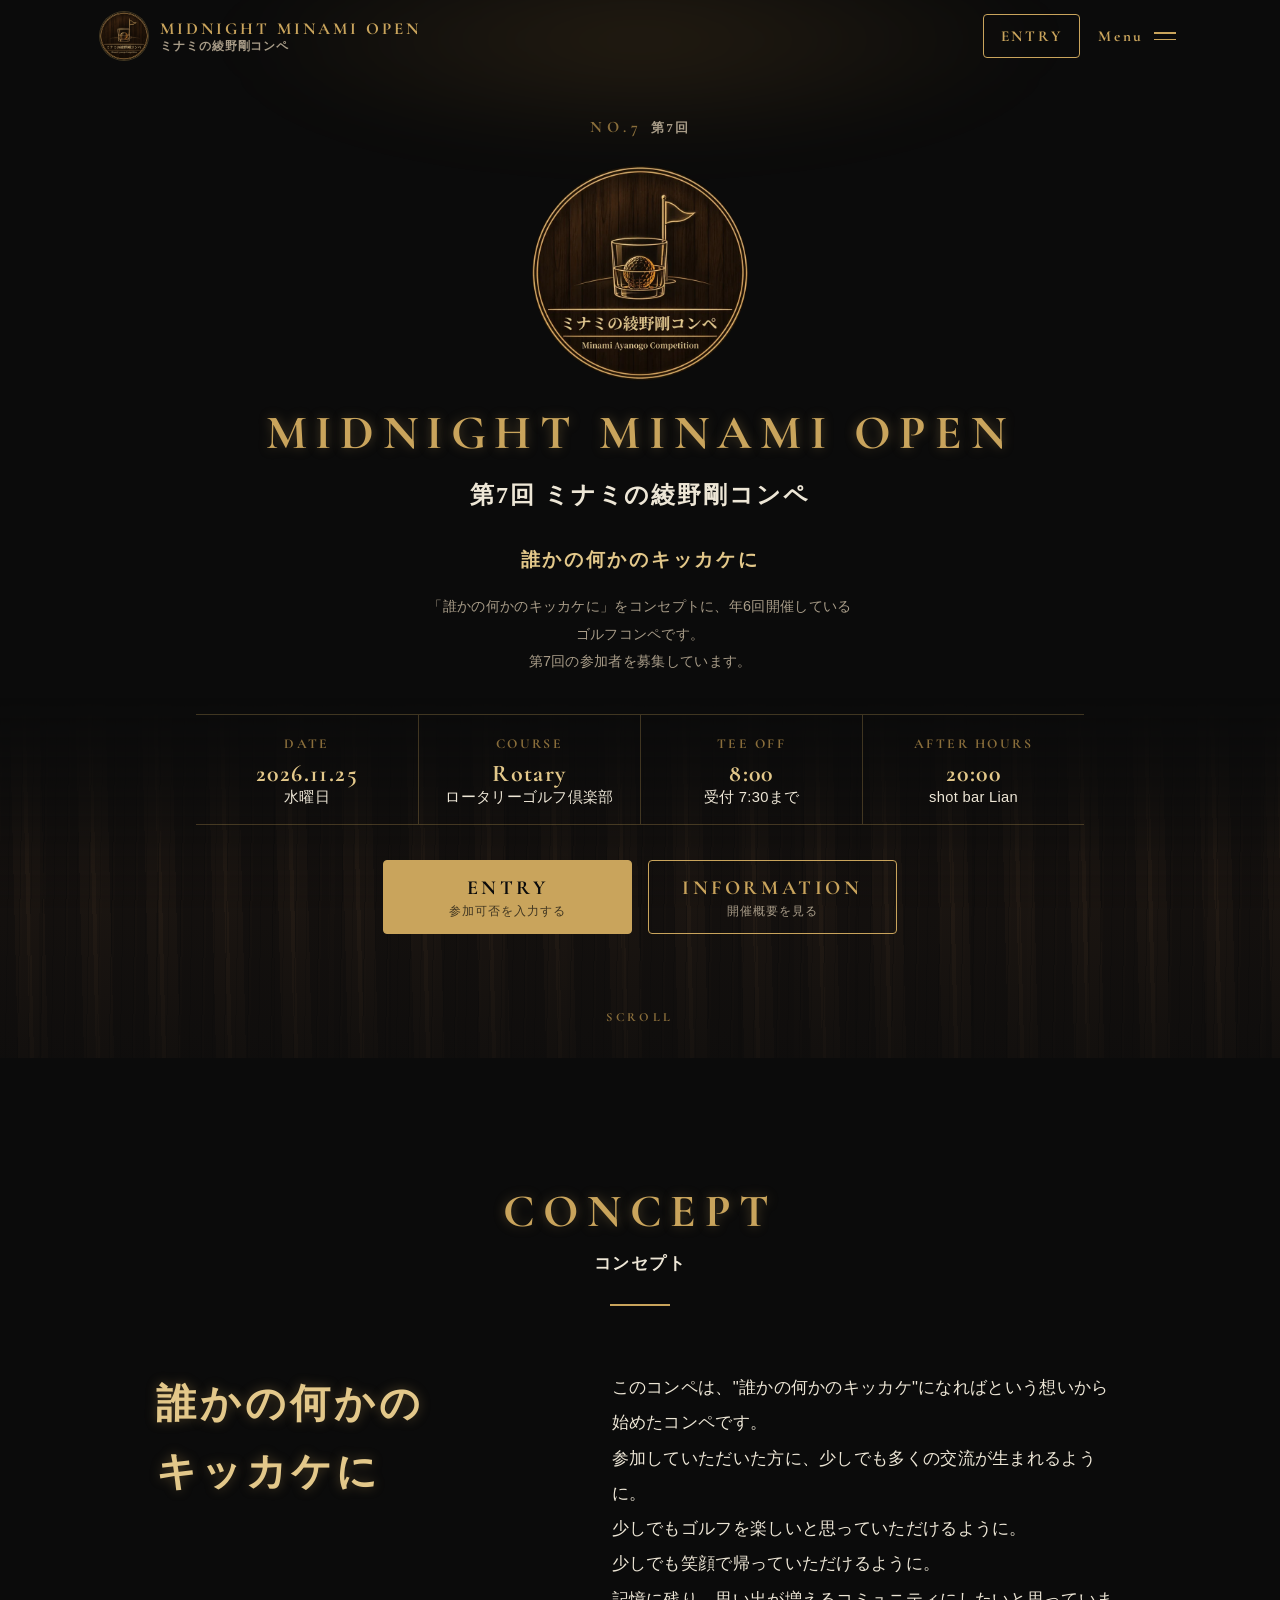
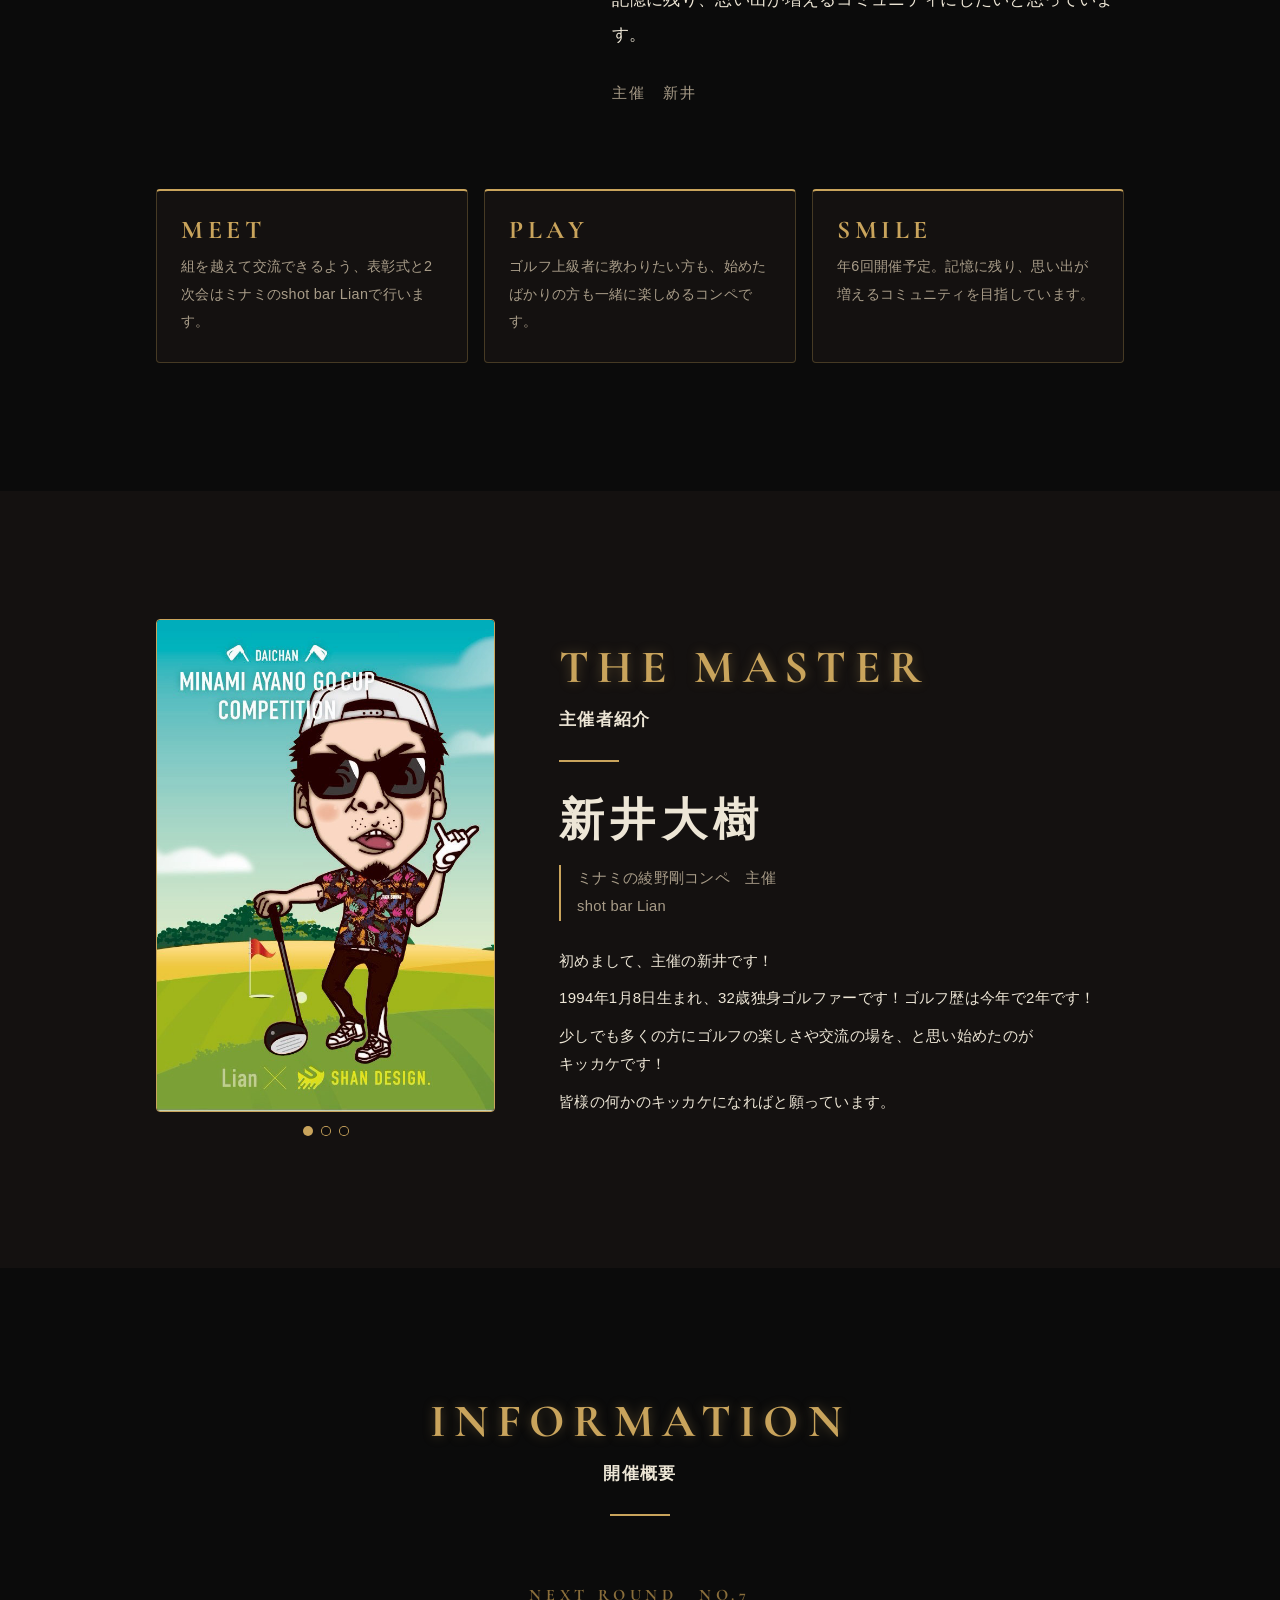
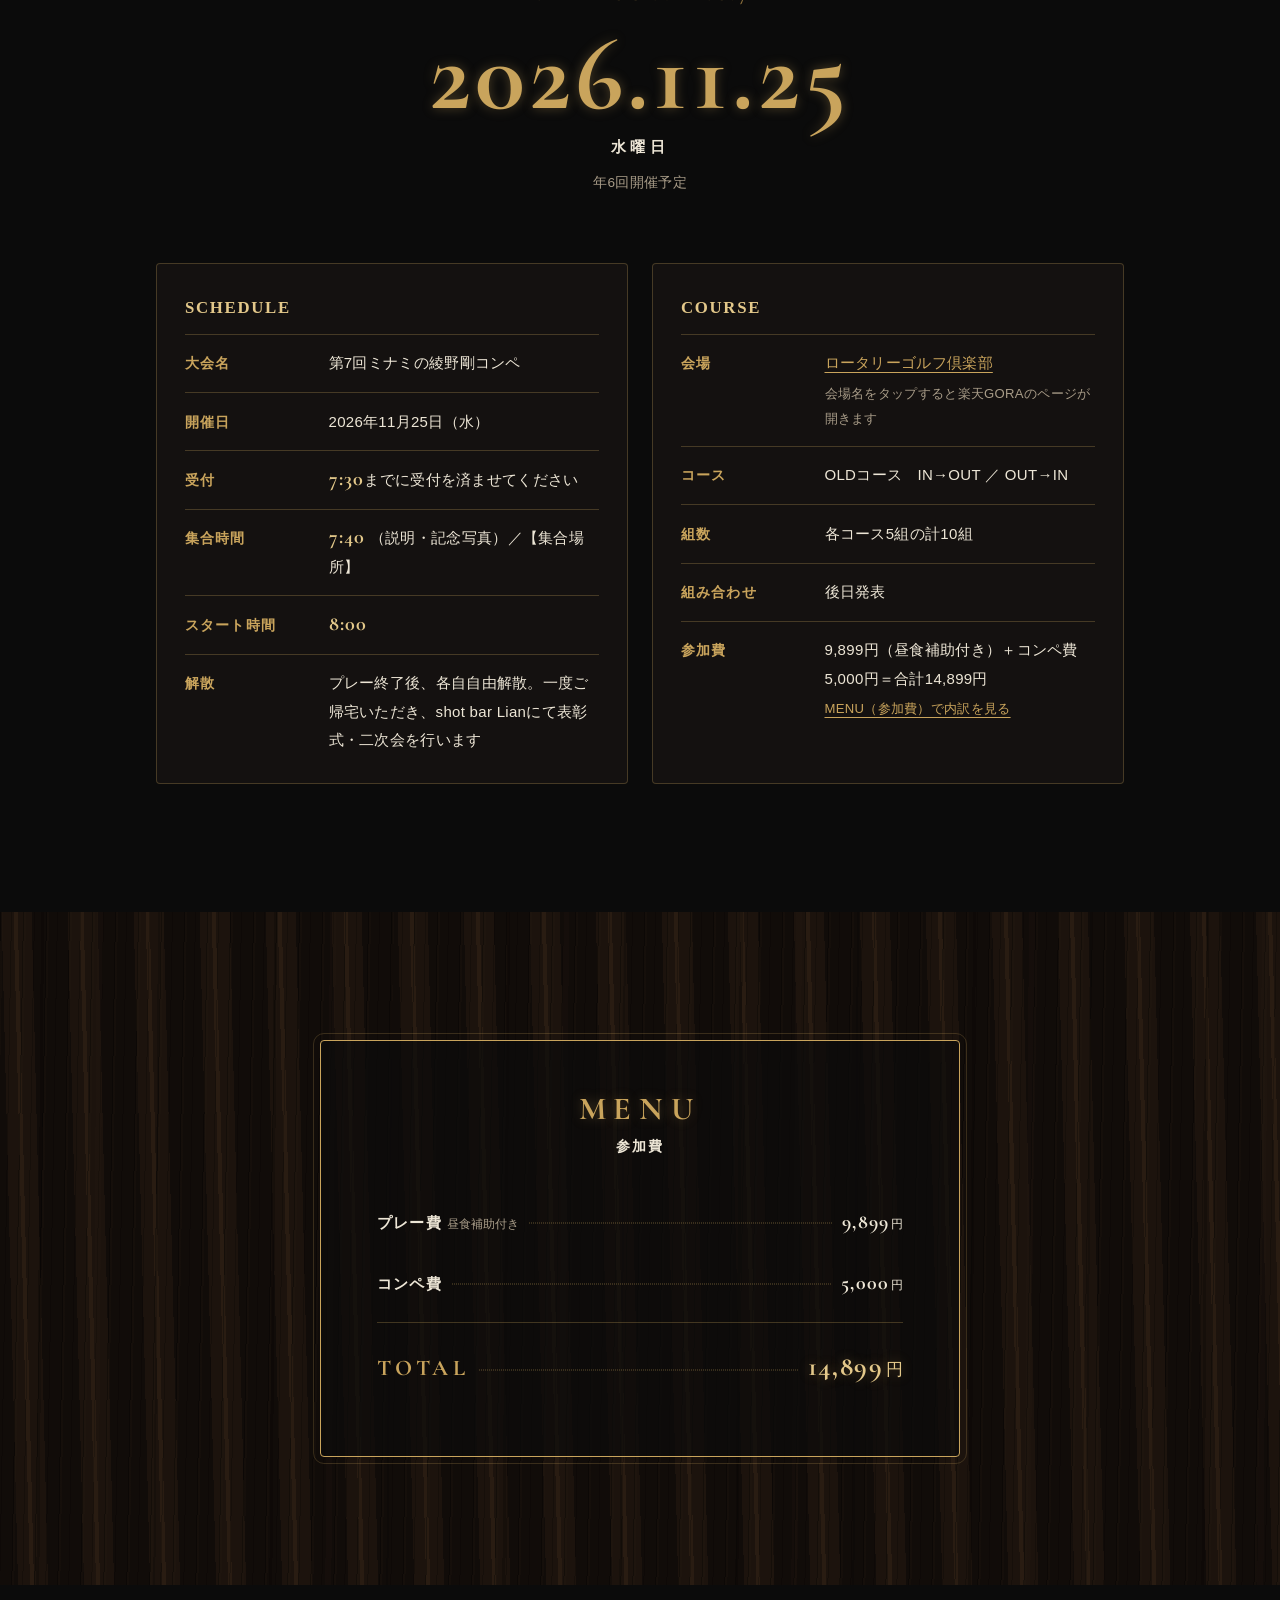
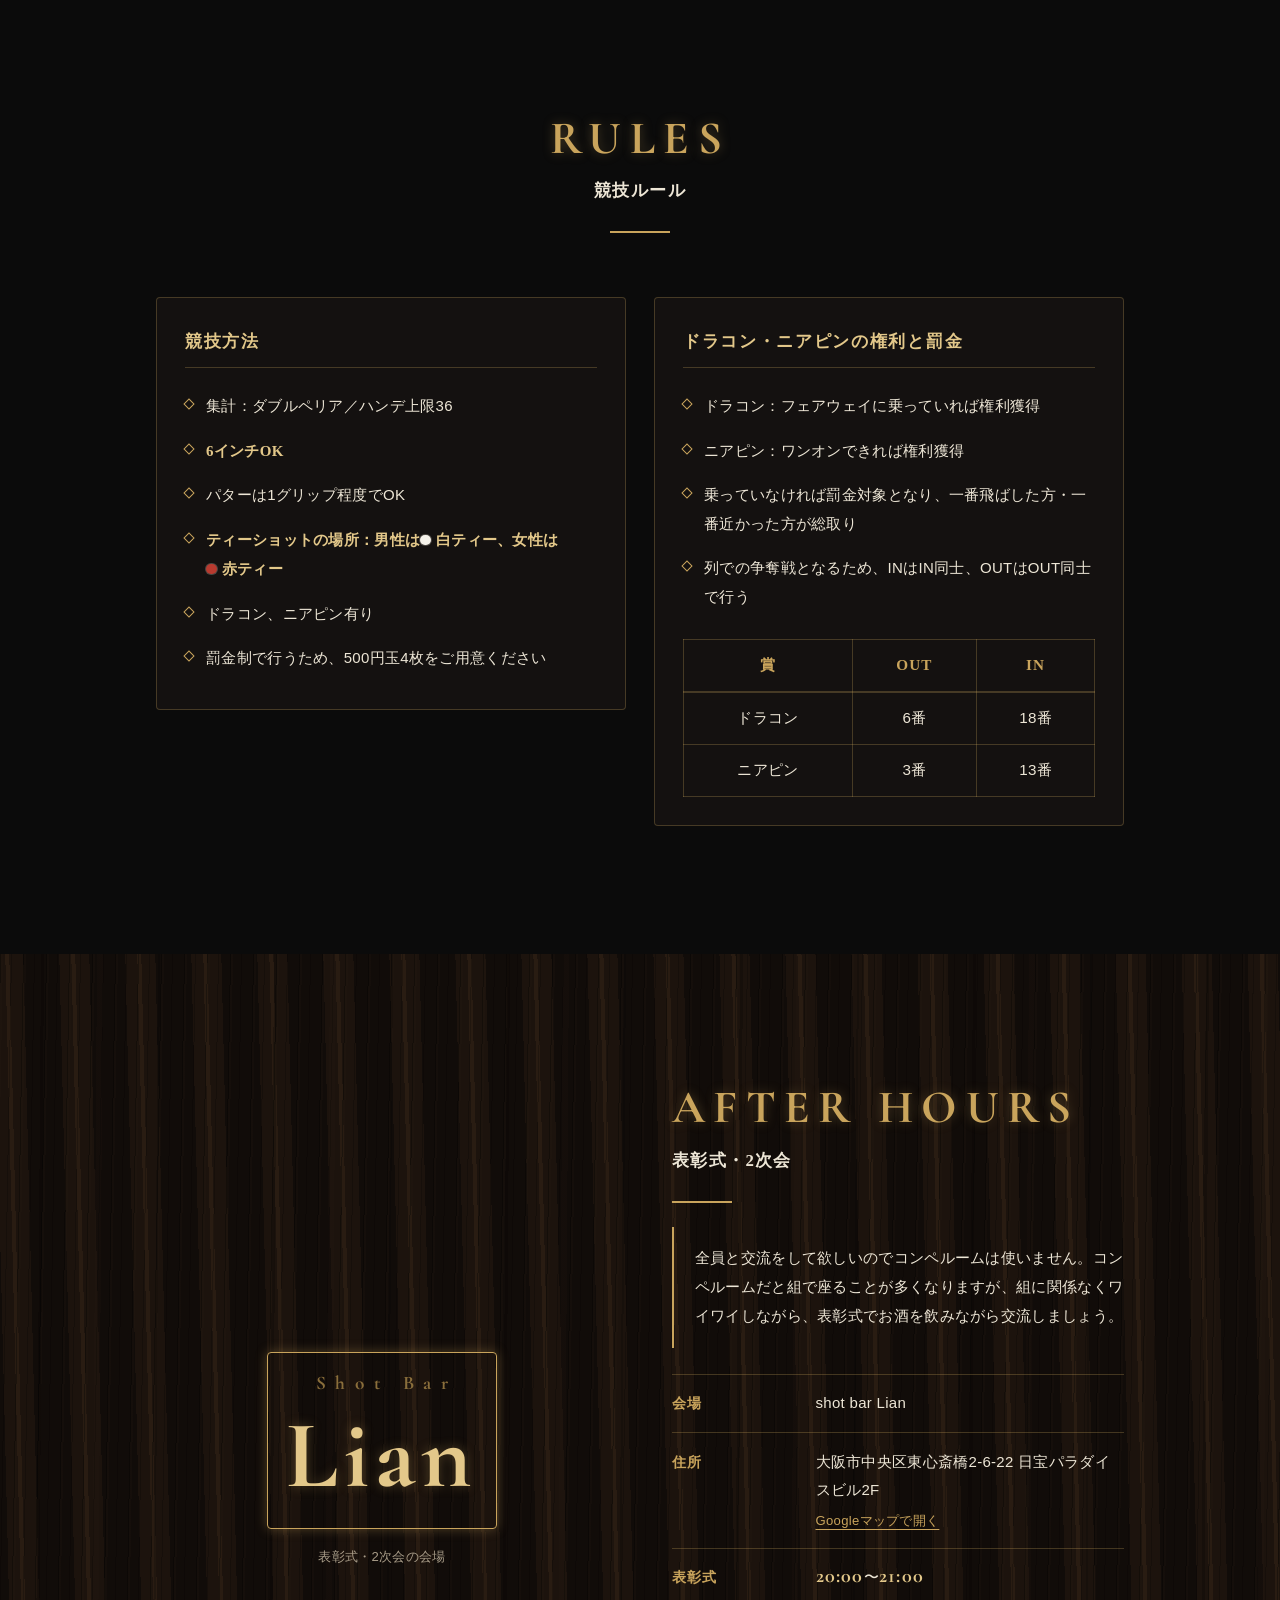
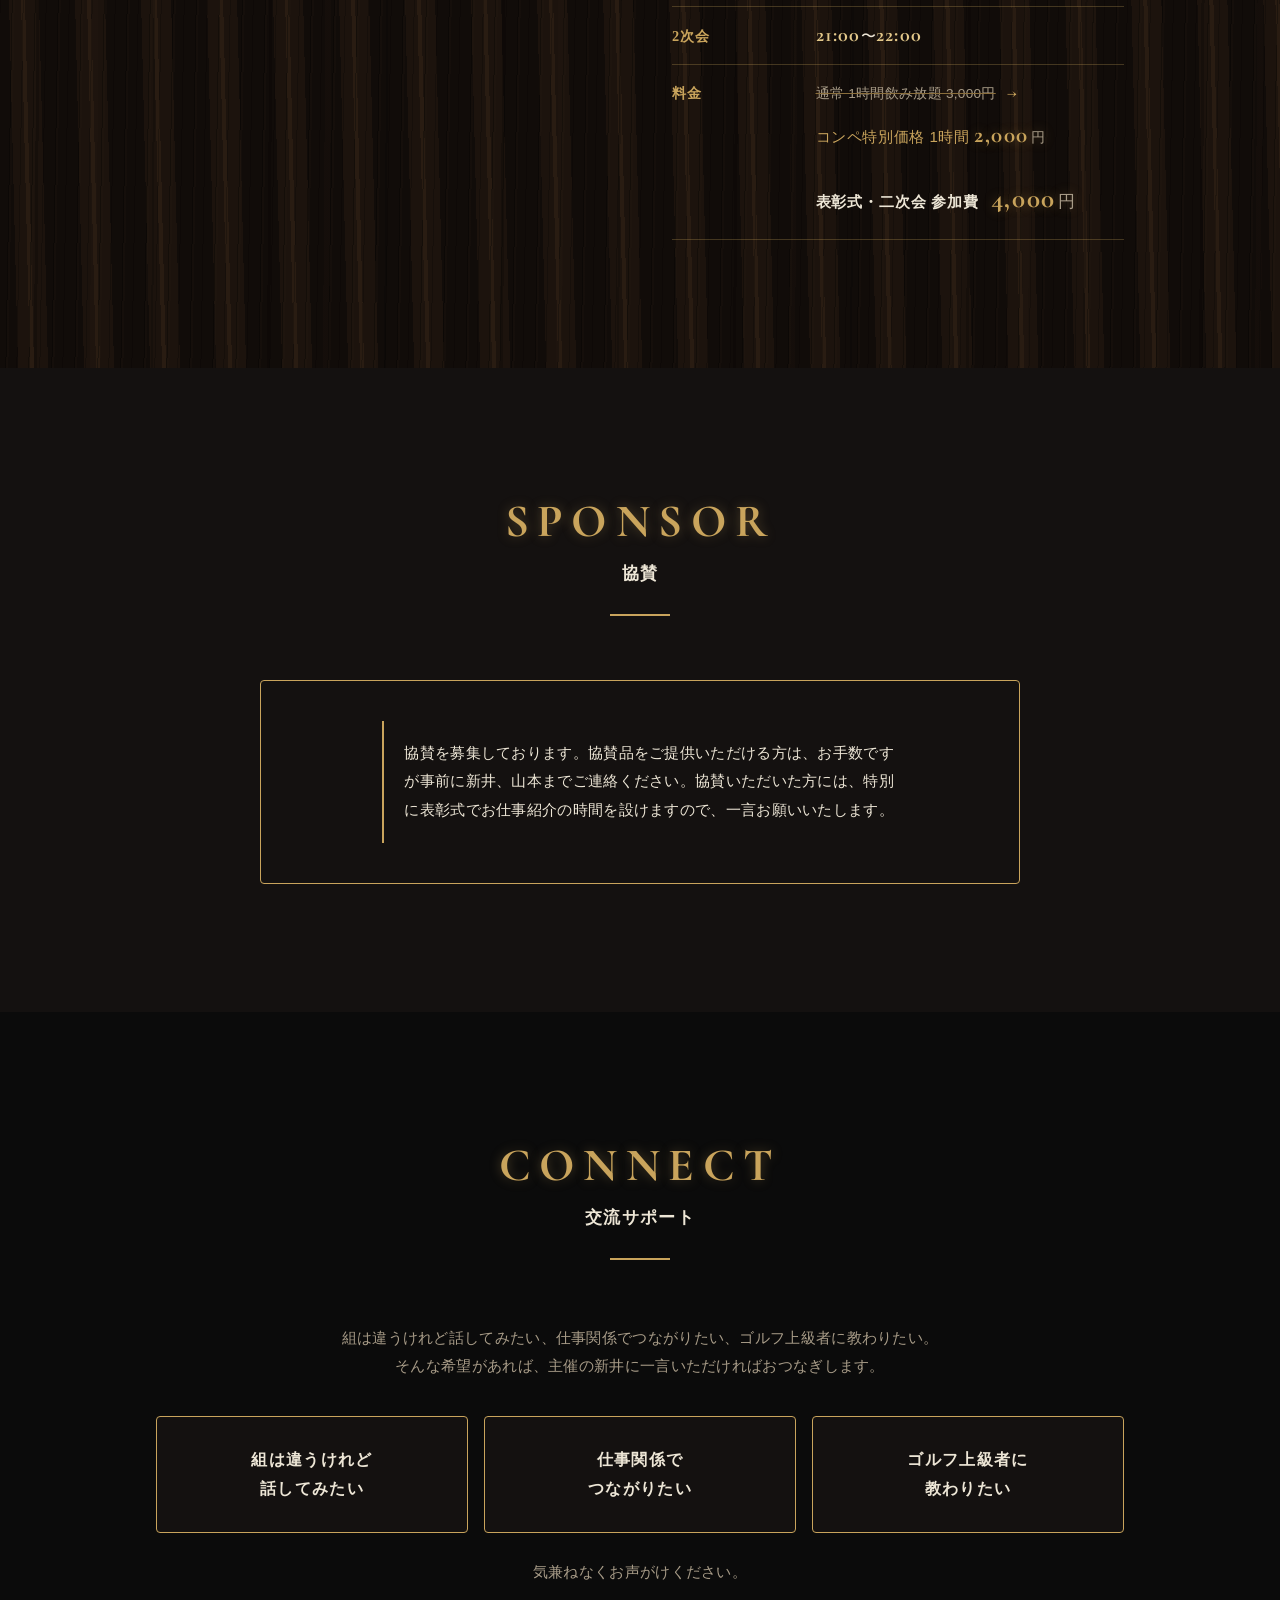
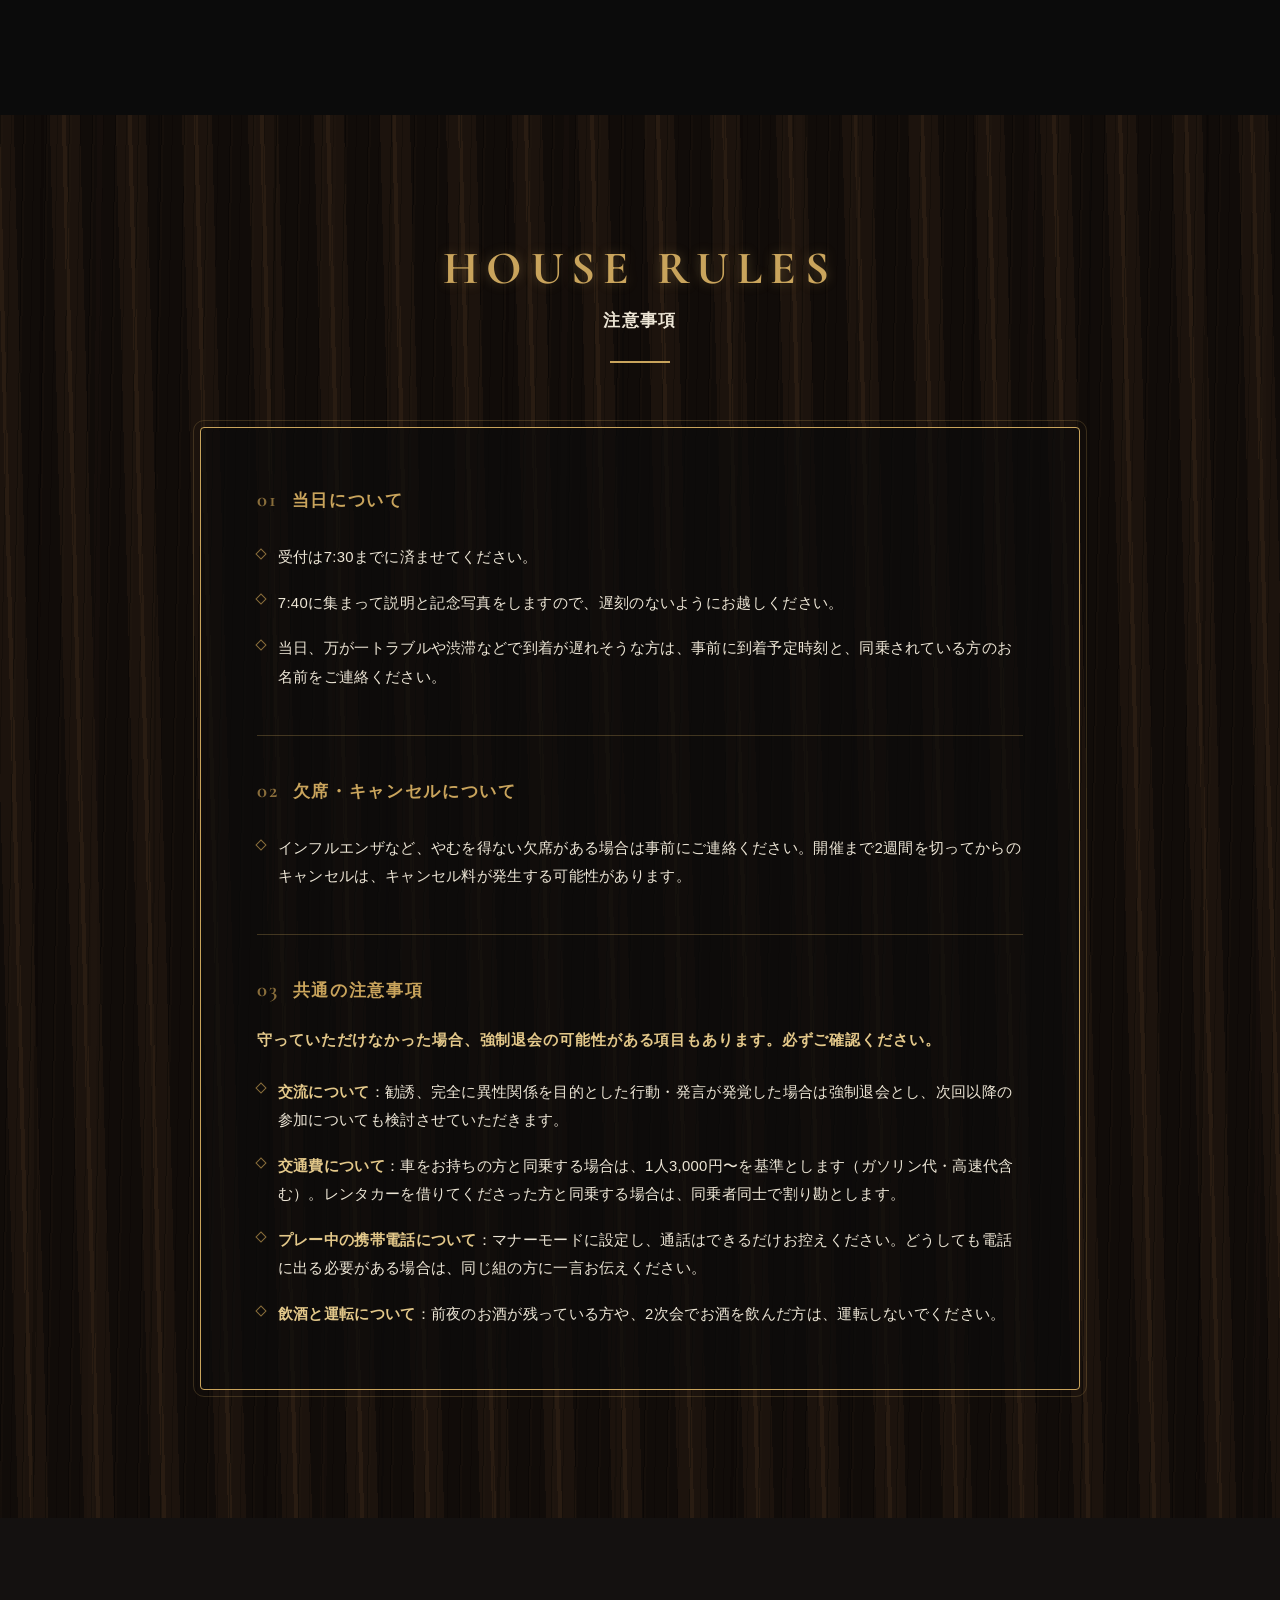
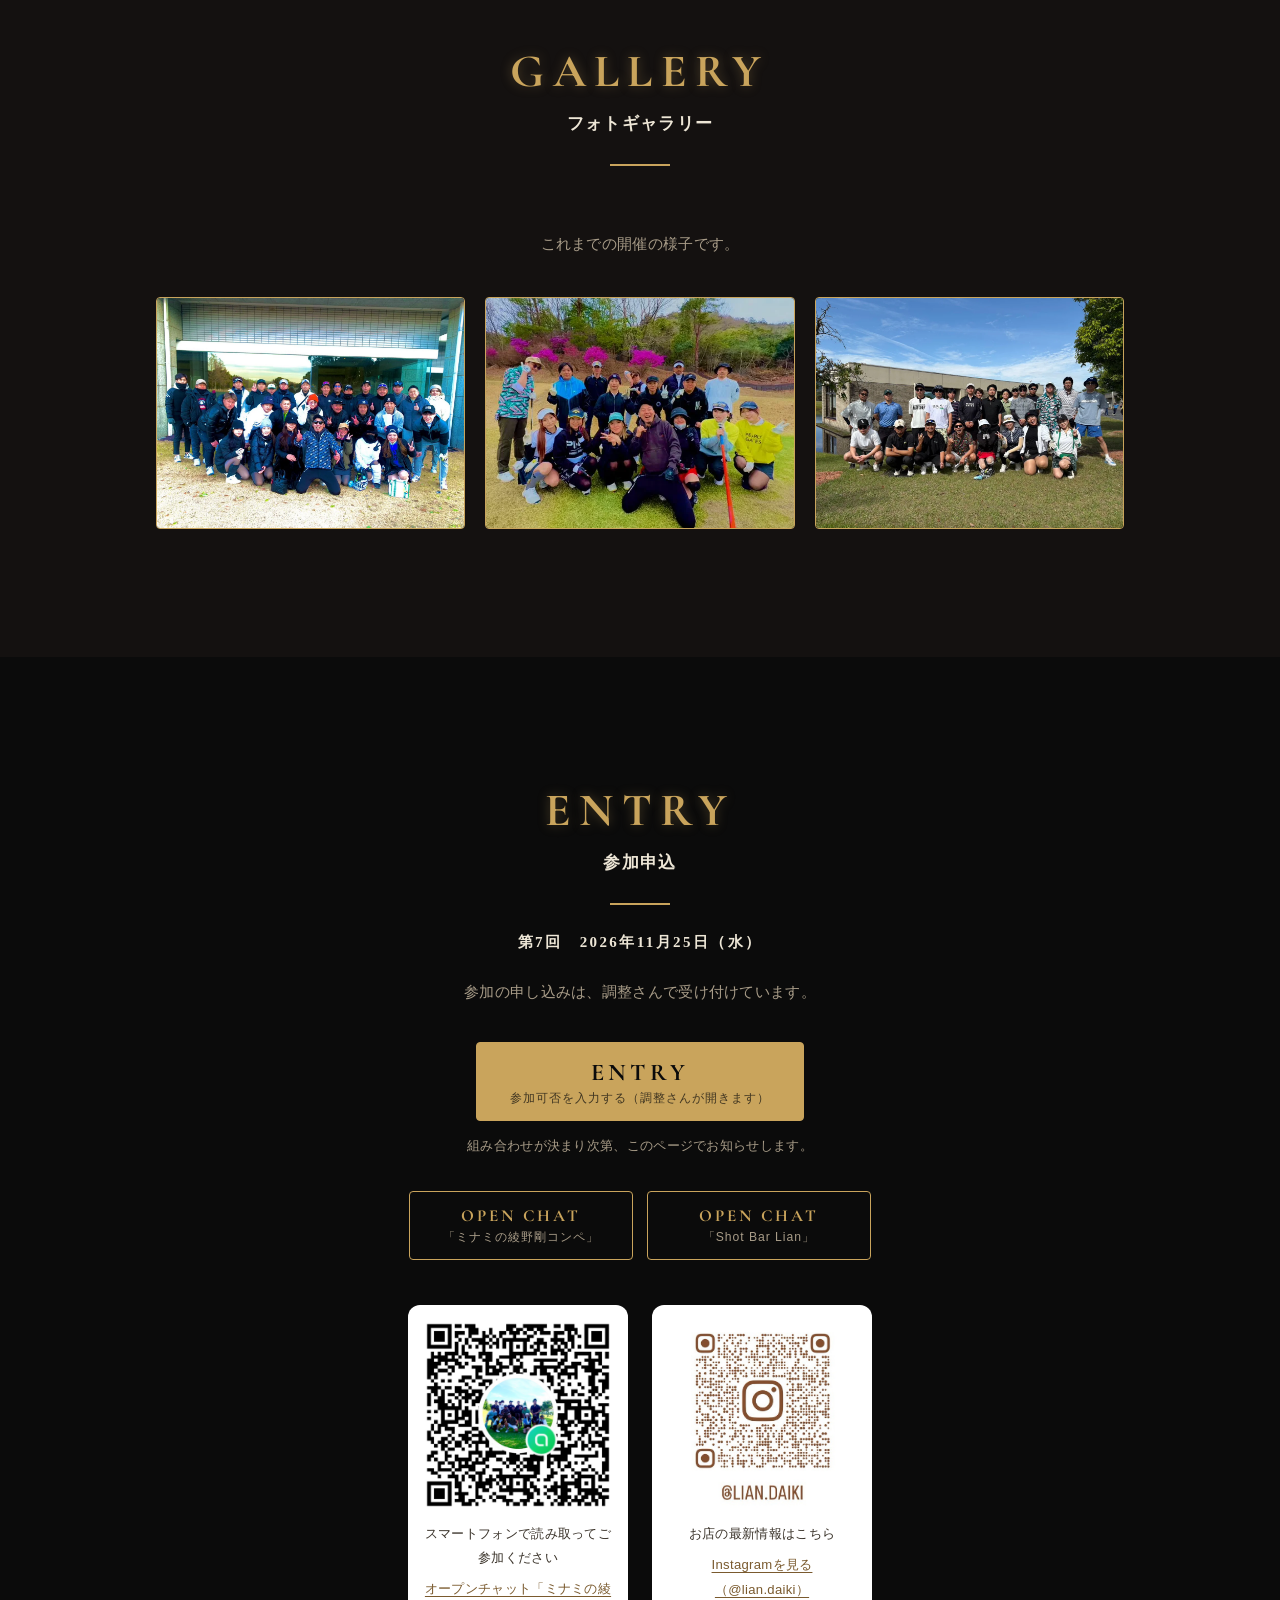
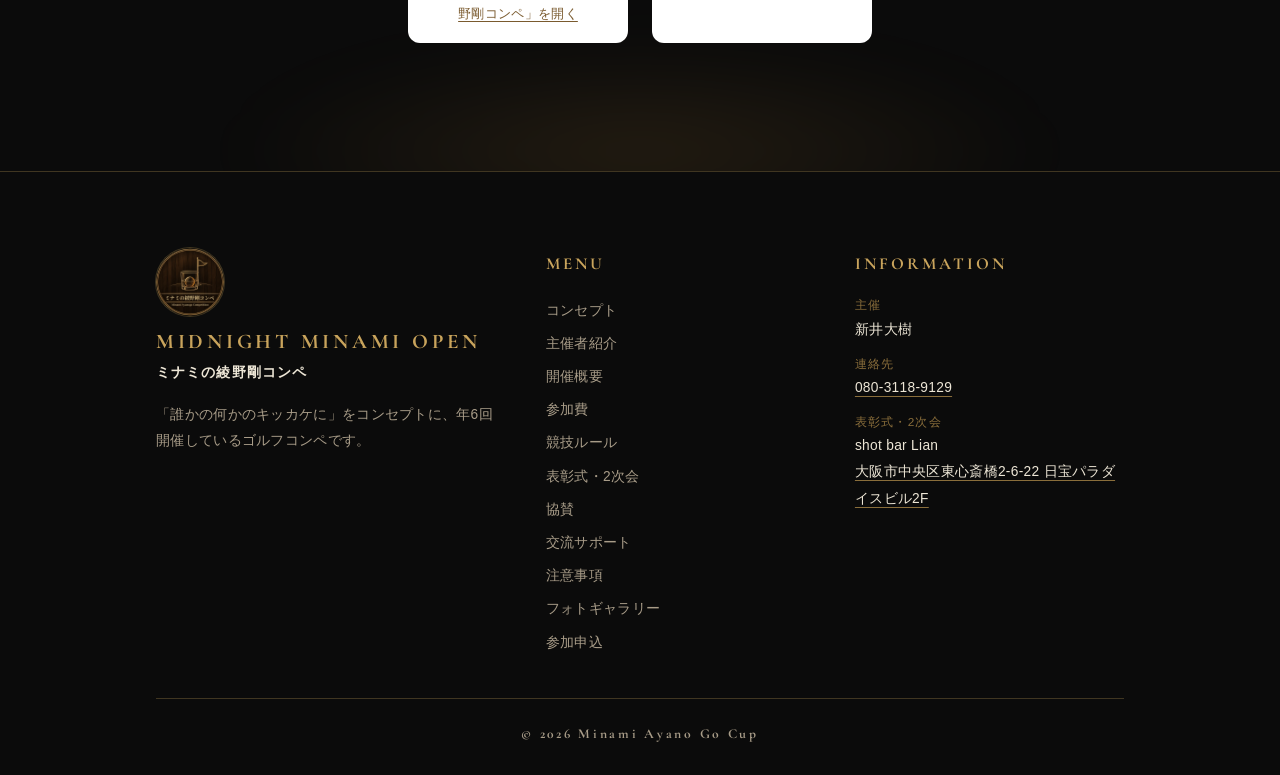
<file: index.html>
<!DOCTYPE html>
<html lang="ja">
<head>
<meta charset="UTF-8">
<meta name="viewport" content="width=device-width, initial-scale=1.0">
<!-- 参加者名を載せるため、検索エンジンには表示しない -->
<meta name="robots" content="noindex, nofollow">
<title>第7回 ミナミの綾野剛コンペ｜2026年11月25日（水）開催</title>
<meta name="description" content="「誰かの何かのキッカケに」をコンセプトに、年6回開催しているゴルフコンペ。第7回は2026年11月25日（水）ロータリーゴルフ倶楽部で開催。表彰式・2次会はshot bar Lian。参加者募集中。">
<meta name="author" content="ミナミの綾野剛コンペ">
<link rel="canonical" href="https://minami-ayano-go.github.io/competition202611/">

<!-- Open Graph / LINE・SNS共有用 -->
<meta property="og:type" content="website">
<meta property="og:locale" content="ja_JP">
<meta property="og:site_name" content="ミナミの綾野剛コンペ">
<meta property="og:title" content="第7回 ミナミの綾野剛コンペ｜2026年11月25日（水）開催">
<meta property="og:description" content="誰かの何かのキッカケに。第7回は2026年11月25日（水）ロータリーゴルフ倶楽部で開催。参加者募集中。">
<meta property="og:url" content="https://minami-ayano-go.github.io/competition202611/">
<meta property="og:image" content="https://minami-ayano-go.github.io/competition202611/images/icon/ogp.png?v=20261002">
<meta property="og:image:alt" content="ミナミの綾野剛コンペ">
<meta name="twitter:card" content="summary_large_image">
<meta name="twitter:title" content="第7回 ミナミの綾野剛コンペ｜2026年11月25日（水）開催">
<meta name="twitter:description" content="誰かの何かのキッカケに。第7回は2026年11月25日（水）ロータリーゴルフ倶楽部で開催。参加者募集中。">
<meta name="twitter:image" content="https://minami-ayano-go.github.io/competition202611/images/icon/ogp.png?v=20261002">
<meta name="theme-color" content="#0B0B0B">

<link rel="icon" type="image/png" sizes="64x64" href="images/icon/favicon.png?v=20261002">
<link rel="apple-touch-icon" sizes="180x180" href="images/icon/apple-touch-icon.png?v=20261002">

<link rel="preconnect" href="https://fonts.googleapis.com">
<link rel="preconnect" href="https://fonts.gstatic.com" crossorigin>
<link href="https://fonts.googleapis.com/css2?family=Cormorant+Garamond:wght@700&family=Shippori+Mincho+B1:wght@600&family=Zen+Kaku+Gothic+New:wght@400;500&display=swap" rel="stylesheet">

<link rel="stylesheet" href="css/style.css?v=20261002">
</head>
<body>

<!-- ============ ヘッダー ============ -->
<header class="hdr" id="hdr">
  <div class="wrap hdr-bar">
    <a href="#top" class="brand" aria-label="ミナミの綾野剛コンペ トップへ">
      <span class="brand-mark" aria-hidden="true"><img class="emblem" src="images/icon/logo.webp?v=20261002" alt="" width="48" height="48"></span>
      <span class="brand-text">
        <span class="brand-name">Midnight Minami Open</span>
        <span class="brand-jp">ミナミの綾野剛コンペ</span>
      </span>
    </a>
    <div class="hdr-actions">
      <a href="https://chouseisan.com/s?h=da16d62ac5cc4ad8a627158d94ee1235" class="hdr-entry" target="_blank" rel="noopener noreferrer">Entry</a>
      <button type="button" class="menu-btn" id="menuBtn" aria-expanded="false" aria-controls="navOverlay">
        <span class="label">Menu</span><span class="bars" aria-hidden="true"><i></i><i></i></span>
        <span class="sr-only">メニューを開閉</span>
      </button>
    </div>
  </div>
</header>

<nav class="nav-overlay" id="navOverlay" aria-label="サイトメニュー">
  <ul class="nav-list">
    <li><a href="#concept"><span class="en">Concept</span><span class="jp">コンセプト</span></a></li>
    <li><a href="#master"><span class="en">The Master</span><span class="jp">主催者紹介</span></a></li>
    <li><a href="#information"><span class="en">Information</span><span class="jp">開催概要</span></a></li>
    <li><a href="#menu"><span class="en">Menu</span><span class="jp">参加費</span></a></li>
    <li><a href="#rules"><span class="en">Rules</span><span class="jp">競技ルール</span></a></li>
    <li><a href="#after-hours"><span class="en">After Hours</span><span class="jp">表彰式・2次会</span></a></li>
    <li><a href="#sponsor"><span class="en">Sponsor</span><span class="jp">協賛</span></a></li>
    <li><a href="#connect"><span class="en">Connect</span><span class="jp">交流サポート</span></a></li>
    <li><a href="#house-rules"><span class="en">House Rules</span><span class="jp">注意事項</span></a></li>
    <li><a href="#gallery"><span class="en">Gallery</span><span class="jp">フォトギャラリー</span></a></li>
    <li><a href="#entry"><span class="en">Entry</span><span class="jp">参加申込</span></a></li>
  </ul>
</nav>

<main>

<!-- ============ HERO ============ -->
<section class="hero" id="top">
  <div class="glow-amber glow-amber--top" aria-hidden="true"></div>
  <div class="hero-wood wood" aria-hidden="true"></div>

  <div class="hero-inner">
    <p class="hero-edition">No.7 <span>第7回</span></p>
    <div class="hero-emblem"><img class="emblem" src="images/icon/logo.webp?v=20261002" alt="ミナミの綾野剛コンペ ロゴ" width="600" height="600"></div>

    <h1 class="hero-title">
      <span class="en">Midnight Minami Open</span>
      <span class="jp">第7回 ミナミの綾野剛コンペ</span>
    </h1>
    <p class="hero-copy">誰かの何かのキッカケに</p>
    <p class="hero-lead"><span class="ph">「誰かの何かのキッカケに」を</span><span class="ph">コンセプトに、</span><span class="ph">年6回開催している</span><span class="ph">ゴルフコンペです。</span><br><span class="ph">第7回の参加者を</span><span class="ph">募集しています。</span></p>

    <dl class="hero-info">
      <div><dt>Date</dt><dd><span class="num">2026.11.25</span>水曜日</dd></div>
      <div><dt>Course</dt><dd><span class="num">Rotary</span>ロータリーゴルフ倶楽部</dd></div>
      <div><dt>Tee Off</dt><dd><span class="num">8:00</span>受付 7:30まで</dd></div>
      <div><dt>After Hours</dt><dd><span class="num">20:00</span>shot bar Lian</dd></div>
    </dl>

    <div class="hero-cta">
      <a href="https://chouseisan.com/s?h=da16d62ac5cc4ad8a627158d94ee1235" class="btn btn--fill" target="_blank" rel="noopener noreferrer"><b>Entry</b><small>参加可否を入力する</small></a>
      <a href="#information" class="btn"><b>Information</b><small>開催概要を見る</small></a>
    </div>
  </div>
  <p class="scroll-hint" aria-hidden="true">Scroll</p>
</section>

<!-- ============ CONCEPT ============ -->
<section class="sec" id="concept">
  <div class="wrap">
    <h2 class="sec-head"><span class="sec-en">Concept</span><span class="sec-jp">コンセプト</span></h2>
    <div class="concept-grid">
      <p class="concept-title">誰かの何かの<br>キッカケに</p>
      <div class="concept-lines">
        <p class="reveal">このコンペは、"誰かの何かのキッカケ"になればという想いから始めたコンペです。</p>
        <p class="reveal">参加していただいた方に、少しでも多くの交流が生まれるように。</p>
        <p class="reveal">少しでもゴルフを楽しいと思っていただけるように。</p>
        <p class="reveal">少しでも笑顔で帰っていただけるように。</p>
        <p class="reveal">記憶に残り、思い出が増えるコミュニティにしたいと思っています。</p>
        <p class="reveal sign-off">主催　新井</p>
      </div>
    </div>
    <div class="points">
      <div class="point"><h3>Meet</h3><p>組を越えて交流できるよう、表彰式と2次会はミナミのshot bar Lianで行います。</p></div>
      <div class="point"><h3>Play</h3><p>ゴルフ上級者に教わりたい方も、始めたばかりの方も一緒に楽しめるコンペです。</p></div>
      <div class="point"><h3>Smile</h3><p>年6回開催予定。記憶に残り、思い出が増えるコミュニティを目指しています。</p></div>
    </div>
  </div>
</section>

<!-- ============ THE MASTER ============ -->
<section class="sec sec--alt" id="master">
  <div class="wrap">
    <div class="master">
      <div class="master-photo" data-slideshow aria-roledescription="スライドショー" aria-label="主催 新井大樹の写真">
        <img class="slide is-active" src="images/organizer/organizer-01-illustration.jpg?v=20261002" alt="ゴルフクラブを持つ新井大樹のイラスト" width="626" height="909">
        <img class="slide" src="images/organizer/organizer-02-imamiya-ebisu.jpg?v=20261002" alt="今宮戎神社で福笹の袋を掲げる新井大樹" width="768" height="1024" loading="lazy">
        <img class="slide slide--golf" src="images/organizer/organizer-03-golf.jpg?v=20261002" alt="ゴルフ場でアプローチショットを打つ新井大樹" width="576" height="1024" loading="lazy">
        <div class="slide-dots" role="group" aria-label="表示する写真を選ぶ">
          <button type="button" aria-label="1枚目を表示" aria-current="true"></button>
          <button type="button" aria-label="2枚目を表示"></button>
          <button type="button" aria-label="3枚目を表示"></button>
        </div>
      </div>
      <div>
        <h2 class="sec-head sec-head--left" style="margin-bottom:28px"><span class="sec-en">The Master</span><span class="sec-jp">主催者紹介</span></h2>
        <p class="master-name">新井大樹</p>
        <ul class="master-titles">
          <li>ミナミの綾野剛コンペ　主催</li>
          <li>shot bar Lian</li>
        </ul>
        <div class="master-profile">
          <p>初めまして、主催の新井です！</p>
          <p>1994年1月8日生まれ、32歳独身ゴルファーです！ゴルフ歴は今年で2年です！</p>
          <p>少しでも多くの方にゴルフの楽しさや交流の場を、と思い始めたのがキッカケです！</p>
          <p>皆様の何かのキッカケになればと願っています。</p>
        </div>
      </div>
    </div>
  </div>
</section>

<!-- ============ INFORMATION ============ -->
<section class="sec" id="information">
  <div class="wrap">
    <h2 class="sec-head"><span class="sec-en">Information</span><span class="sec-jp">開催概要</span></h2>

    <div class="next">
      <p class="next-label">Next Round　No.7</p>
      <p class="next-date">2026.11.25</p>
      <p class="next-day">水曜日</p>
      <p class="next-note">年6回開催予定</p>
    </div>

    <div class="info-grid">
      <div class="card info-card">
        <h3>Schedule</h3>
        <dl class="rows">
          <div class="r"><dt>大会名</dt><dd>第7回ミナミの綾野剛コンペ</dd></div>
          <div class="r"><dt>開催日</dt><dd>2026年11月25日（水）</dd></div>
          <div class="r"><dt>受付</dt><dd><span class="num">7:30</span>までに受付を済ませてください</dd></div>
          <div class="r"><dt>集合時間</dt><dd><span class="num">7:40</span> （説明・記念写真）／【集合場所】</dd></div>
          <div class="r"><dt>スタート時間</dt><dd><span class="num">8:00</span></dd></div>
          <div class="r"><dt>解散</dt><dd>プレー終了後、各自自由解散。一度ご帰宅いただき、shot bar Lianにて表彰式・二次会を行います</dd></div>
        </dl>
      </div>
      <div class="card info-card">
        <h3>Course</h3>
        <dl class="rows">
          <div class="r"><dt>会場</dt><dd><a class="text-link" href="https://booking.gora.golf.rakuten.co.jp/guide/disp/c_id/280151/" target="_blank" rel="noopener noreferrer">ロータリーゴルフ倶楽部</a><small>会場名をタップすると楽天GORAのページが開きます</small></dd></div>
          <div class="r"><dt>コース</dt><dd>OLDコース　IN→OUT ／ OUT→IN</dd></div>
          <div class="r"><dt>組数</dt><dd>各コース5組の計10組</dd></div>
          <div class="r"><dt>組み合わせ</dt><dd>後日発表</dd></div>
          <div class="r"><dt>参加費</dt><dd>9,899円（昼食補助付き）＋コンペ費5,000円＝合計14,899円<small><a class="text-link" href="#menu">MENU（参加費）で内訳を見る</a></small></dd></div>
        </dl>
      </div>
    </div>
  </div>
</section>

<!-- ============ MENU ============ -->
<section class="sec sec--wood wood" id="menu">
  <div class="wrap">
    <h2 class="sr-only">参加費</h2>
    <div class="plank">
      <p class="plank-title">Menu</p>
      <p class="plank-sub">参加費</p>
      <ul class="menu-items">
        <li><span class="name">プレー費<small>昼食補助付き</small></span><span class="dots" aria-hidden="true"></span><span class="price">9,899<small>円</small></span></li>
        <li><span class="name">コンペ費</span><span class="dots" aria-hidden="true"></span><span class="price">5,000<small>円</small></span></li>
        <li class="total"><span class="name">Total</span><span class="dots" aria-hidden="true"></span><span class="price">14,899<small>円</small></span></li>
      </ul>
    </div>
  </div>
</section>

<!-- ============ RULES ============ -->
<section class="sec" id="rules">
  <div class="wrap">
    <h2 class="sec-head"><span class="sec-en">Rules</span><span class="sec-jp">競技ルール</span></h2>
    <div class="rules-grid">
      <div class="card">
        <h3>競技方法</h3>
        <ul class="rule-list">
          <li>集計：ダブルペリア／ハンデ上限36</li>
          <li><b>6インチOK</b></li>
          <li>パターは1グリップ程度でOK</li>
          <li><b>ティーショットの場所：男性は<span class="tee tee--white">白ティー</span>、女性は<span class="tee tee--red">赤ティー</span></b></li>
          <li>ドラコン、ニアピン有り</li>
          <li>罰金制で行うため、500円玉4枚をご用意ください</li>
        </ul>
      </div>
      <div class="card">
        <h3>ドラコン・ニアピンの権利と罰金</h3>
        <ul class="rule-list">
          <li>ドラコン：フェアウェイに乗っていれば権利獲得</li>
          <li>ニアピン：ワンオンできれば権利獲得</li>
          <li>乗っていなければ罰金対象となり、一番飛ばした方・一番近かった方が総取り</li>
          <li>列での争奪戦となるため、INはIN同士、OUTはOUT同士で行う</li>
        </ul>
        <table class="tbl">
          <caption class="sr-only">ドラコン・ニアピンの対象ホール</caption>
          <thead><tr><th scope="col">賞</th><th scope="col">OUT</th><th scope="col">IN</th></tr></thead>
          <tbody>
            <tr><th scope="row">ドラコン</th><td>6番</td><td>18番</td></tr>
            <tr><th scope="row">ニアピン</th><td>3番</td><td>13番</td></tr>
          </tbody>
        </table>
      </div>
    </div>
  </div>
</section>

<!-- ============ AFTER HOURS ============ -->
<section class="sec sec--wood wood" id="after-hours">
  <div class="wrap">
    <div class="after">
      <div>
        <div class="lian-sign" aria-hidden="true">
          <div class="lian"><span class="s">Shot Bar</span><span class="b">Lian</span></div>
        </div>
        <p class="lian-copy">表彰式・2次会の会場</p>
      </div>
      <div>
        <h2 class="sec-head sec-head--left" style="margin-bottom:24px"><span class="sec-en">After Hours</span><span class="sec-jp">表彰式・2次会</span></h2>
        <p class="quote">全員と交流をして欲しいのでコンペルームは使いません。コンペルームだと組で座ることが多くなりますが、組に関係なくワイワイしながら、表彰式でお酒を飲みながら交流しましょう。</p>
        <dl class="rows" style="margin-top:1.6rem">
          <div class="r"><dt>会場</dt><dd>shot bar Lian</dd></div>
          <div class="r"><dt>住所</dt><dd>大阪市中央区東心斎橋2-6-22 日宝パラダイスビル2F<small><a class="text-link" href="https://www.google.com/maps/search/?api=1&amp;query=%E5%A4%A7%E9%98%AA%E5%B8%82%E4%B8%AD%E5%A4%AE%E5%8C%BA%E6%9D%B1%E5%BF%83%E6%96%8E%E6%A9%8B2-6-22+%E6%97%A5%E5%AE%9D%E3%83%91%E3%83%A9%E3%83%80%E3%82%A4%E3%82%B9%E3%83%93%E3%83%AB" target="_blank" rel="noopener noreferrer">Googleマップで開く</a></small></dd></div>
          <div class="r"><dt>表彰式</dt><dd><span class="num">20:00</span>〜<span class="num">21:00</span></dd></div>
          <div class="r"><dt>2次会</dt><dd><span class="num">21:00</span>〜<span class="num">22:00</span></dd></div>
          <div class="r"><dt>料金</dt><dd>
            <div class="price-compare">
              <span class="price-was">通常 1時間飲み放題 3,000円</span>
              <span class="price-arrow" aria-hidden="true"></span>
              <span class="price-special">コンペ特別価格 1時間 <span class="now">2,000<small>円</small></span></span>
            </div>
            <p class="price-entry">表彰式・二次会 参加費 <span class="now">4,000<small>円</small></span></p>
          </dd></div>
        </dl>
      </div>
    </div>
  </div>
</section>

<!-- ============ SPONSOR ============ -->
<section class="sec sec--alt" id="sponsor">
  <div class="wrap">
    <h2 class="sec-head"><span class="sec-en">Sponsor</span><span class="sec-jp">協賛</span></h2>
    <div class="sponsor gold-frame">
      <p class="quote">協賛を募集しております。協賛品をご提供いただける方は、お手数ですが事前に新井、山本までご連絡ください。協賛いただいた方には、特別に表彰式でお仕事紹介の時間を設けますので、一言お願いいたします。</p>    </div>
  </div>
</section>

<!-- ============ CONNECT ============ -->
<section class="sec" id="connect">
  <div class="wrap">
    <h2 class="sec-head"><span class="sec-en">Connect</span><span class="sec-jp">交流サポート</span></h2>
    <p class="sec-lead" style="text-align:center">組は違うけれど話してみたい、仕事関係でつながりたい、ゴルフ上級者に教わりたい。そんな希望があれば、主催の新井に一言いただければおつなぎします。</p>
    <ul class="connect-cards">
      <li>組は違うけれど<br>話してみたい</li>
      <li>仕事関係で<br>つながりたい</li>
      <li>ゴルフ上級者に<br>教わりたい</li>
    </ul>
    <p class="connect-foot">気兼ねなくお声がけください。</p>
  </div>
</section>

<!-- ============ HOUSE RULES ============ -->
<section class="sec sec--wood wood" id="house-rules">
  <div class="wrap">
    <h2 class="sec-head"><span class="sec-en">House Rules</span><span class="sec-jp">注意事項</span></h2>
    <div class="plank plank--wide">
      <div class="house-group">
        <h3><span class="n">01</span>当日について</h3>
        <ul class="house-list">
          <li>受付は7:30までに済ませてください。</li>
          <li>7:40に集まって説明と記念写真をしますので、遅刻のないようにお越しください。</li>
          <li>当日、万が一トラブルや渋滞などで到着が遅れそうな方は、事前に到着予定時刻と、同乗されている方のお名前をご連絡ください。</li>
        </ul>
      </div>
      <div class="house-group">
        <h3><span class="n">02</span>欠席・キャンセルについて</h3>
        <ul class="house-list">
          <li>インフルエンザなど、やむを得ない欠席がある場合は事前にご連絡ください。開催まで2週間を切ってからのキャンセルは、キャンセル料が発生する可能性があります。</li>
        </ul>
      </div>
      <div class="house-group">
        <h3><span class="n">03</span>共通の注意事項</h3>
        <p class="house-lead" style="margin:1rem 0 0;text-align:left;max-width:none">守っていただけなかった場合、強制退会の可能性がある項目もあります。必ずご確認ください。</p>
        <ul class="house-list">
          <li><b>交流について</b>：勧誘、完全に異性関係を目的とした行動・発言が発覚した場合は強制退会とし、次回以降の参加についても検討させていただきます。</li>
          <li><b>交通費について</b>：車をお持ちの方と同乗する場合は、1人3,000円〜を基準とします（ガソリン代・高速代含む）。レンタカーを借りてくださった方と同乗する場合は、同乗者同士で割り勘とします。</li>
          <li><b>プレー中の携帯電話について</b>：マナーモードに設定し、通話はできるだけお控えください。どうしても電話に出る必要がある場合は、同じ組の方に一言お伝えください。</li>
          <li><b>飲酒と運転について</b>：前夜のお酒が残っている方や、2次会でお酒を飲んだ方は、運転しないでください。</li>
        </ul>
      </div>
    </div>
  </div>
</section>

<!-- ============ GALLERY ============ -->
<section class="sec sec--alt" id="gallery">
  <div class="wrap">
    <h2 class="sec-head"><span class="sec-en">Gallery</span><span class="sec-jp">フォトギャラリー</span></h2>
    <p class="sec-lead" style="text-align:center;margin-top:0;margin-bottom:2.4rem">これまでの開催の様子です。</p>
    <ul class="gallery">
      <li><img src="images/gallery/gallery-01-winter.webp?v=20261009" alt="冬の大会で、クラブハウス前に参加者が集まった集合写真" width="1200" height="900" loading="lazy"></li>
      <li><img class="gallery-spring" src="images/gallery/gallery-02-spring.webp?v=20261009" alt="春の大会で、ツツジの咲くコースに参加者が集まった集合写真" width="554" height="508" loading="lazy"></li>
      <li><img src="images/gallery/gallery-03-summer.webp?v=20261009" alt="夏の大会で、青空の下に参加者が集まった集合写真" width="1200" height="900" loading="lazy"></li>
    </ul>
  </div>
</section>

<!-- ============ ENTRY ============ -->
<section class="sec entry" id="entry">
  <div class="glow-amber glow-amber--bottom" aria-hidden="true"></div>
  <div class="wrap" style="position:relative">
    <h2 class="sec-head" style="margin-bottom:0"><span class="sec-en">Entry</span><span class="sec-jp">参加申込</span></h2>
    <p class="entry-date">第7回　2026年11月25日（水）</p>
    <p class="sec-lead" style="text-align:center">参加の申し込みは、調整さんで受け付けています。</p>
    <div class="entry-cta">
      <a href="https://chouseisan.com/s?h=da16d62ac5cc4ad8a627158d94ee1235" class="btn btn--fill" target="_blank" rel="noopener noreferrer"><b>Entry</b><small>参加可否を入力する（調整さんが開きます）</small></a>
    </div>
    <p class="note entry-hint">組み合わせが決まり次第、このページでお知らせします。</p>

    <div class="entry-openchat">
      <a class="btn" href="https://line.me/ti/g2/4Izh9GU7Be5tWISgETAAEv2m_LnlmfYEVl-0Pg?utm_source=invitation&amp;utm_medium=link_copy&amp;utm_campaign=default" target="_blank" rel="noopener noreferrer"><b>Open Chat</b><small>「ミナミの綾野剛コンペ」</small></a>
      <a class="btn" href="https://line.me/ti/g2/TC-o15DWCoqKK5ZChi_Quw9-D79nqLM5-RfKQA?utm_source=invitation&amp;utm_medium=link_copy&amp;utm_campaign=default" target="_blank" rel="noopener noreferrer"><b>Open Chat</b><small>「Shot Bar Lian」</small></a>
    </div>

    <div class="entry-qr">
      <div class="qr-card">
        <img class="qr-img" src="images/icon/line-openchat-qr.png?v=20261010" alt="LINEオープンチャット「ミナミの綾野剛コンペ」のQRコード" width="900" height="900" loading="lazy">
        <p class="qr-caption">スマートフォンで読み取ってご参加ください</p>
        <p class="qr-link"><a href="https://line.me/ti/g2/4Izh9GU7Be5tWISgETAAEv2m_LnlmfYEVl-0Pg?utm_source=invitation&amp;utm_medium=link_copy&amp;utm_campaign=default" target="_blank" rel="noopener noreferrer">オープンチャット「ミナミの綾野剛コンペ」を開く</a></p>
      </div>
      <div class="qr-card">
        <img class="qr-img" src="images/icon/instagram-qr.png?v=20261002" alt="Instagram @lian.daiki のQRコード" width="499" height="499" loading="lazy">
        <p class="qr-caption">お店の最新情報はこちら</p>
        <p class="qr-link"><a href="https://www.instagram.com/lian.daiki/" target="_blank" rel="noopener noreferrer">Instagramを見る（@lian.daiki）</a></p>
      </div>
    </div>
  </div>
</section>

</main>

<!-- ============ FOOTER ============ -->
<footer class="footer">
  <div class="wrap">
    <div class="foot-grid">
      <div class="foot-brand">
        <div class="brand-mark" aria-hidden="true"><img class="emblem" src="images/icon/logo.webp?v=20261002" alt="" width="68" height="68" loading="lazy"></div>
        <p class="nm">Midnight Minami Open</p>
        <p class="jp">ミナミの綾野剛コンペ</p>
        <p>「誰かの何かのキッカケに」をコンセプトに、年6回開催しているゴルフコンペです。</p>
      </div>
      <div class="foot-col">
        <h4>Menu</h4>
        <ul>
          <li><a href="#concept">コンセプト</a></li>
          <li><a href="#master">主催者紹介</a></li>
          <li><a href="#information">開催概要</a></li>
          <li><a href="#menu">参加費</a></li>
          <li><a href="#rules">競技ルール</a></li>
          <li><a href="#after-hours">表彰式・2次会</a></li>
          <li><a href="#sponsor">協賛</a></li>
          <li><a href="#connect">交流サポート</a></li>
          <li><a href="#house-rules">注意事項</a></li>
          <li><a href="#gallery">フォトギャラリー</a></li>
          <li><a href="#entry">参加申込</a></li>
        </ul>
      </div>
      <div class="foot-col">
        <h4>Information</h4>
        <dl>
          <dt>主催</dt><dd>新井大樹</dd>
          <dt>連絡先</dt><dd><a class="foot-map" href="tel:08031189129">080-3118-9129</a></dd>
          <dt>表彰式・2次会</dt><dd>shot bar Lian<br><a class="foot-map" href="https://www.google.com/maps/search/?api=1&amp;query=%E5%A4%A7%E9%98%AA%E5%B8%82%E4%B8%AD%E5%A4%AE%E5%8C%BA%E6%9D%B1%E5%BF%83%E6%96%8E%E6%A9%8B2-6-22+%E6%97%A5%E5%AE%9D%E3%83%91%E3%83%A9%E3%83%80%E3%82%A4%E3%82%B9%E3%83%93%E3%83%AB" target="_blank" rel="noopener noreferrer">大阪市中央区東心斎橋2-6-22 日宝パラダイスビル2F</a></dd>
        </dl>
      </div>
    </div>
    <p class="copy">© 2026 Minami Ayano Go Cup</p>
  </div>
</footer>

<script>
(function(){
  var reduceMotion = window.matchMedia('(prefers-reduced-motion: reduce)').matches;

  /* ---------- ヘッダー：スクロールで背景を切り替え ---------- */
  var hdr = document.getElementById('hdr');
  var onScroll = function(){ hdr.classList.toggle('is-scrolled', window.scrollY > 40); };
  onScroll();
  window.addEventListener('scroll', onScroll, {passive:true});

  /* ---------- モバイルメニュー ---------- */
  var root = document.documentElement;
  var btn = document.getElementById('menuBtn');
  var overlay = document.getElementById('navOverlay');
  var menuScrollY = 0;
  var setMenu = function(open){
    btn.setAttribute('aria-expanded', String(open));
    overlay.classList.toggle('is-open', open);
    root.classList.toggle('nav-open', open);
    if (open) {
      menuScrollY = window.scrollY || window.pageYOffset || 0;
      document.body.style.top = '-' + menuScrollY + 'px';
      overlay.scrollTop = 0;
    } else {
      document.body.style.top = '';
      window.scrollTo(0, menuScrollY);
    }
  };
  btn.addEventListener('click', function(){ setMenu(btn.getAttribute('aria-expanded') !== 'true'); });
  overlay.querySelectorAll('a').forEach(function(a){ a.addEventListener('click', function(){ setMenu(false); }); });
  document.addEventListener('keydown', function(e){
    if (e.key === 'Escape' && btn.getAttribute('aria-expanded') === 'true') { setMenu(false); btn.focus(); }
  });

  /* ---------- 写真の自動スライドショー（主催者） ---------- */
  document.querySelectorAll('[data-slideshow]').forEach(function(slideBox){
    var slides = slideBox.querySelectorAll('.slide');
    var dots = slideBox.querySelectorAll('.slide-dots button');
    var current = 0;
    var timer = null;
    var showSlide = function(index){
      slides[current].classList.remove('is-active');
      dots[current].removeAttribute('aria-current');
      current = (index + slides.length) % slides.length;
      slides[current].classList.add('is-active');
      dots[current].setAttribute('aria-current', 'true');
    };
    var startSlides = function(){
      if (reduceMotion || timer) return;
      timer = setInterval(function(){ showSlide(current + 1); }, 4500);
    };
    var stopSlides = function(){ clearInterval(timer); timer = null; };
    dots.forEach(function(dot, i){
      dot.addEventListener('click', function(){ stopSlides(); showSlide(i); startSlides(); });
    });
    document.addEventListener('visibilitychange', function(){ document.hidden ? stopSlides() : startSlides(); });
    startSlides();
  });

  /* ---------- スクロール出現（コンセプトを1行ずつ） ---------- */
  var lines = document.querySelectorAll('.reveal');
  if (!lines.length) return;
  if (reduceMotion || !('IntersectionObserver' in window)) {
    lines.forEach(function(el){ el.classList.add('is-in'); });
    return;
  }
  var io = new IntersectionObserver(function(entries){
    entries.forEach(function(entry){
      if (!entry.isIntersecting) return;
      lines.forEach(function(el, i){ setTimeout(function(){ el.classList.add('is-in'); }, i * 280); });
      io.disconnect();
    });
  }, {threshold:.3});
  io.observe(lines[0].parentElement);
})();
</script>
</body>
</html>
</file>
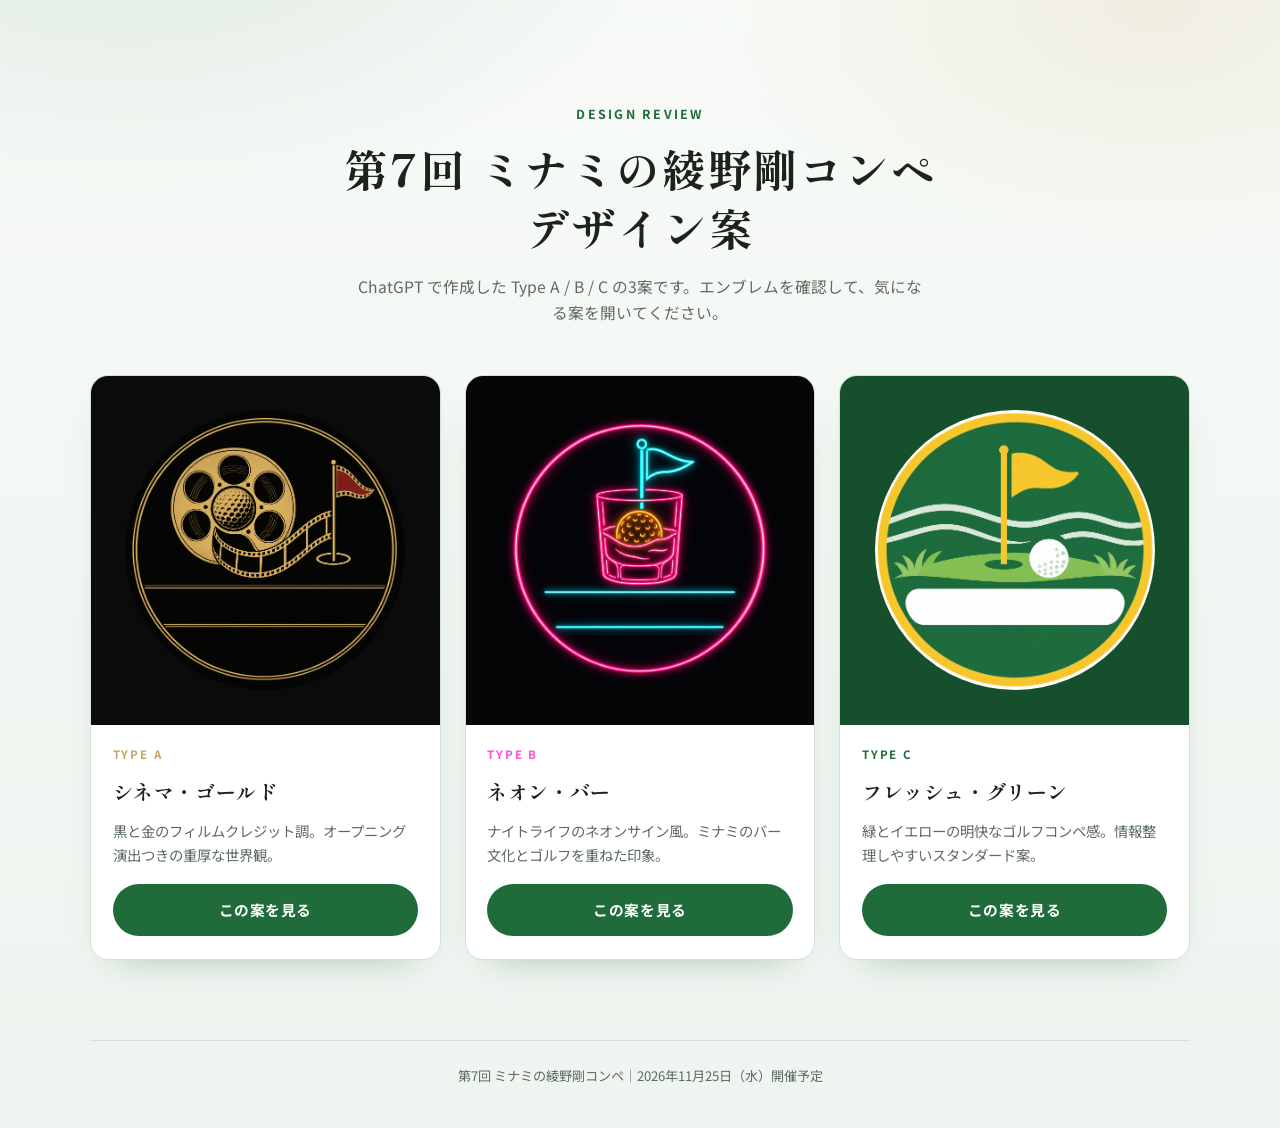
<file: designs.html>
<!DOCTYPE html>
<html lang="ja">
<head>
<meta charset="UTF-8">
<meta name="viewport" content="width=device-width, initial-scale=1.0">
<!-- 参加者名を載せるため、検索エンジンには表示しない -->
<meta name="robots" content="noindex, nofollow">
<title>第7回 ミナミの綾野剛コンペ｜デザイン案</title>
<meta name="description" content="第7回 ミナミの綾野剛コンペ ウェブサイトのデザイン案 Type A / B / C を比較できます。">
<meta name="author" content="ミナミの綾野剛コンペ">
<link rel="canonical" href="https://minami-ayano-go.github.io/competition202611/">
<meta property="og:type" content="website">
<meta property="og:locale" content="ja_JP">
<meta property="og:site_name" content="ミナミの綾野剛コンペ">
<meta property="og:title" content="第7回 ミナミの綾野剛コンペ｜デザイン案">
<meta property="og:description" content="ウェブサイトのデザイン案 Type A / B / C を比較できます。">
<meta property="og:url" content="https://minami-ayano-go.github.io/competition202611/">
<meta property="og:image" content="https://minami-ayano-go.github.io/competition202611/images/emblems/type-c.png">
<meta name="theme-color" content="#1F6B3A">
<link rel="preconnect" href="https://fonts.googleapis.com">
<link rel="preconnect" href="https://fonts.gstatic.com" crossorigin>
<link href="https://fonts.googleapis.com/css2?family=Shippori+Mincho+B1:wght@500;700&family=Noto+Sans+JP:wght@400;500;700&display=swap" rel="stylesheet">
<style>
:root{
  --ink:#1a241c;
  --muted:#5c6b60;
  --line:#d5e0d8;
  --bg:#f7faf7;
  --panel:#ffffff;
  --accent:#1f6b3a;
  --accent-deep:#164f2b;
  --gold:#c9a45c;
  --neon:#ff4fd8;
  --green:#1f6b3a;
  --jp:"Noto Sans JP","Hiragino Sans","Yu Gothic",sans-serif;
  --display:"Shippori Mincho B1","Hiragino Mincho ProN","Yu Mincho",serif;
}
*{box-sizing:border-box;margin:0;padding:0}
html{scroll-behavior:smooth}
body{
  min-height:100vh;
  color:var(--ink);
  font-family:var(--jp);
  background:
    radial-gradient(ellipse 80% 50% at 10% -10%,rgba(31,107,58,.12),transparent 55%),
    radial-gradient(ellipse 70% 45% at 90% 0%,rgba(201,164,92,.14),transparent 50%),
    linear-gradient(180deg,var(--bg) 0%,#eef4ef 100%);
  line-height:1.7;
  -webkit-font-smoothing:antialiased;
}
a{color:inherit;text-decoration:none}
img{display:block;max-width:100%;height:auto}
.wrap{width:min(1100px,calc(100% - 2.5rem));margin:0 auto}

.hero{
  padding:clamp(3rem,8vw,5.5rem) 0 clamp(2rem,5vw,3rem);
  text-align:center;
}
.hero .eyebrow{
  display:inline-block;
  margin-bottom:.85rem;
  font-size:.78rem;
  font-weight:700;
  letter-spacing:.18em;
  color:var(--accent);
}
.hero h1{
  font-family:var(--display);
  font-weight:700;
  font-size:clamp(1.75rem,4.5vw,2.75rem);
  letter-spacing:.04em;
  line-height:1.35;
}
.hero p{
  margin:1rem auto 0;
  max-width:36rem;
  color:var(--muted);
  font-size:.98rem;
}

.grid{
  display:grid;
  gap:1.25rem;
  grid-template-columns:1fr;
  padding-bottom:clamp(3rem,8vw,5rem);
}
@media (min-width:760px){
  .grid{grid-template-columns:repeat(3,1fr);gap:1.5rem}
}

.card{
  display:flex;
  flex-direction:column;
  background:var(--panel);
  border:1px solid var(--line);
  border-radius:18px;
  overflow:hidden;
  box-shadow:0 18px 40px -28px rgba(22,79,43,.45);
  transition:transform .25s ease, box-shadow .25s ease;
}
.card:hover{
  transform:translateY(-4px);
  box-shadow:0 24px 48px -24px rgba(22,79,43,.5);
}
.card .preview{
  aspect-ratio:1;
  display:grid;
  place-items:center;
  padding:1.5rem;
}
.card[data-type="a"] .preview{background:#0b0b0b}
.card[data-type="b"] .preview{background:#050505}
.card[data-type="c"] .preview{background:#164f2b}
.card .preview img{
  width:min(100%,280px);
  border-radius:50%;
}
.card .body{
  display:flex;
  flex-direction:column;
  gap:.65rem;
  padding:1.25rem 1.35rem 1.45rem;
  flex:1;
}
.card .label{
  font-size:.72rem;
  font-weight:700;
  letter-spacing:.16em;
  text-transform:uppercase;
}
.card[data-type="a"] .label{color:var(--gold)}
.card[data-type="b"] .label{color:var(--neon)}
.card[data-type="c"] .label{color:var(--green)}
.card h2{
  font-family:var(--display);
  font-size:1.25rem;
  letter-spacing:.03em;
}
.card .desc{
  color:var(--muted);
  font-size:.9rem;
  flex:1;
}
.card .cta{
  display:inline-flex;
  align-items:center;
  justify-content:center;
  margin-top:.35rem;
  padding:.85rem 1rem;
  border-radius:999px;
  background:var(--accent);
  color:#fff;
  font-weight:700;
  font-size:.92rem;
  letter-spacing:.04em;
  transition:background .2s ease;
}
.card:hover .cta{background:var(--accent-deep)}

.foot{
  border-top:1px solid var(--line);
  padding:1.5rem 0 2.5rem;
  text-align:center;
  color:var(--muted);
  font-size:.82rem;
}
</style>
</head>
<body>
  <header class="hero wrap">
    <p class="eyebrow">DESIGN REVIEW</p>
    <h1>第7回 ミナミの綾野剛コンペ<br>デザイン案</h1>
    <p>ChatGPT で作成した Type A / B / C の3案です。エンブレムを確認して、気になる案を開いてください。</p>
  </header>

  <main class="wrap grid">
    <a class="card" data-type="a" href="type-a.html">
      <div class="preview">
        <img src="images/emblems/type-a.png" alt="Type A エンブレム：フィルムリールとゴルフフラッグ" width="280" height="280" loading="eager">
      </div>
      <div class="body">
        <p class="label">Type A</p>
        <h2>シネマ・ゴールド</h2>
        <p class="desc">黒と金のフィルムクレジット調。オープニング演出つきの重厚な世界観。</p>
        <span class="cta">この案を見る</span>
      </div>
    </a>

    <a class="card" data-type="b" href="type-b.html">
      <div class="preview">
        <img src="images/emblems/type-b.png" alt="Type B エンブレム：ネオンのグラスとゴルフボール" width="280" height="280" loading="lazy">
      </div>
      <div class="body">
        <p class="label">Type B</p>
        <h2>ネオン・バー</h2>
        <p class="desc">ナイトライフのネオンサイン風。ミナミのバー文化とゴルフを重ねた印象。</p>
        <span class="cta">この案を見る</span>
      </div>
    </a>

    <a class="card" data-type="c" href="type-c.html">
      <div class="preview">
        <img src="images/emblems/type-c.png" alt="Type C エンブレム：緑のコースとゴルフフラッグ" width="280" height="280" loading="lazy">
      </div>
      <div class="body">
        <p class="label">Type C</p>
        <h2>フレッシュ・グリーン</h2>
        <p class="desc">緑とイエローの明快なゴルフコンペ感。情報整理しやすいスタンダード案。</p>
        <span class="cta">この案を見る</span>
      </div>
    </a>
  </main>

  <footer class="foot wrap">
    <p>第7回 ミナミの綾野剛コンペ｜2026年11月25日（水）開催予定</p>
  </footer>
</body>
</html>
</file>
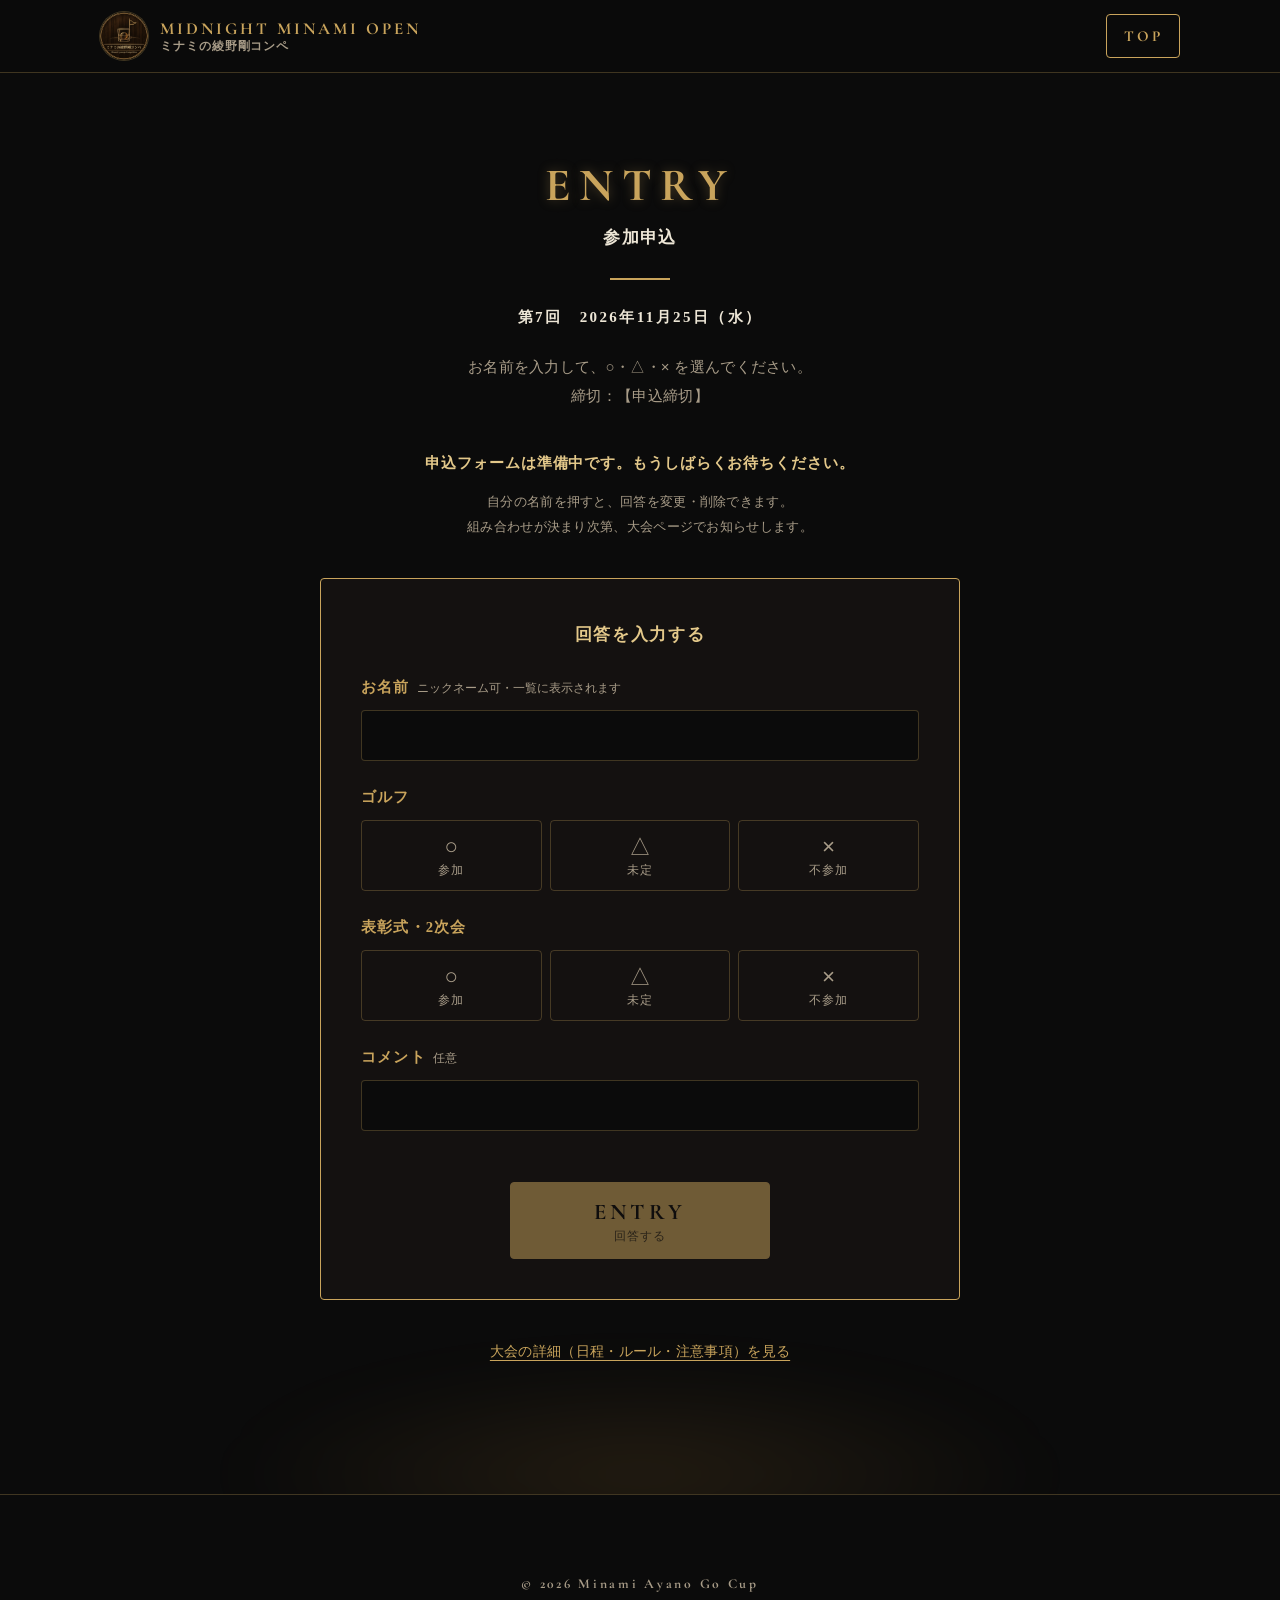
<file: entry.html>
<!DOCTYPE html>
<html lang="ja">
<head>
<meta charset="UTF-8">
<meta name="viewport" content="width=device-width, initial-scale=1.0">
<!-- 参加者名を載せるため、検索エンジンには表示しない -->
<meta name="robots" content="noindex, nofollow">
<title>参加申込｜第7回 ミナミの綾野剛コンペ</title>
<meta name="description" content="第7回ミナミの綾野剛コンペ（2026年11月25日（水）開催）の参加申込ページ。お名前を入力して、ゴルフと表彰式・2次会の参加可否を選んでください。">

<!-- Open Graph / LINE・SNS共有用 -->
<meta property="og:type" content="website">
<meta property="og:locale" content="ja_JP">
<meta property="og:site_name" content="ミナミの綾野剛コンペ">
<meta property="og:title" content="参加申込｜第7回 ミナミの綾野剛コンペ">
<meta property="og:description" content="2026年11月25日（水）開催。お名前を入力して、○・△・× を選ぶだけで申込できます。">
<meta property="og:url" content="https://minami-ayano-go.github.io/competition202611/entry.html">
<meta property="og:image" content="https://minami-ayano-go.github.io/competition202611/images/icon/ogp.png?v=20261002">
<meta property="og:image:alt" content="ミナミの綾野剛コンペ">
<meta name="twitter:card" content="summary_large_image">
<meta name="theme-color" content="#0B0B0B">

<link rel="icon" type="image/png" sizes="64x64" href="images/icon/favicon.png?v=20261002">
<link rel="apple-touch-icon" sizes="180x180" href="images/icon/apple-touch-icon.png?v=20261002">

<link rel="preconnect" href="https://fonts.googleapis.com">
<link rel="preconnect" href="https://fonts.gstatic.com" crossorigin>
<link href="https://fonts.googleapis.com/css2?family=Cormorant+Garamond:wght@700&family=Shippori+Mincho+B1:wght@600&family=Zen+Kaku+Gothic+New:wght@400;500&display=swap" rel="stylesheet">

<link rel="stylesheet" href="css/style.css?v=20261002">
</head>
<body>

<!-- ============ ヘッダー ============ -->
<header class="hdr is-scrolled">
  <div class="wrap hdr-bar">
    <a href="./" class="brand" aria-label="ミナミの綾野剛コンペ トップへ">
      <span class="brand-mark" aria-hidden="true"><img class="emblem" src="images/icon/logo.webp?v=20261002" alt="" width="48" height="48"></span>
      <span class="brand-text">
        <span class="brand-name">Midnight Minami Open</span>
        <span class="brand-jp">ミナミの綾野剛コンペ</span>
      </span>
    </a>
    <a href="./" class="hdr-entry">Top</a>
  </div>
</header>

<main>
<section class="sec entry entry-page">
  <div class="glow-amber glow-amber--bottom" aria-hidden="true"></div>
  <div class="wrap" style="position:relative">
    <h1 class="sec-head" style="margin-bottom:0"><span class="sec-en">Entry</span><span class="sec-jp">参加申込</span></h1>
    <p class="entry-date">第7回　2026年11月25日（水）</p>
    <p class="sec-lead" style="text-align:center">お名前を入力して、○・△・× を選んでください。<br>締切：【申込締切】</p>

    <div class="entry-board" id="entryBoard">
      <p class="entry-summary" id="entrySummary" aria-live="polite">読み込み中…</p>
      <table class="tbl entry-table" id="entryTable" hidden>
        <caption class="sr-only">参加者一覧</caption>
        <thead><tr><th scope="col">お名前</th><th scope="col">ゴルフ</th><th scope="col">表彰式<br>2次会</th></tr></thead>
        <tbody id="entryRows"></tbody>
      </table>
      <p class="note entry-hint">自分の名前を押すと、回答を変更・削除できます。<br>組み合わせが決まり次第、大会ページでお知らせします。</p>

      <form class="entry-form gold-frame" id="entryForm" novalidate>
        <h2 class="entry-form-title" id="entryFormTitle">回答を入力する</h2>
        <label class="entry-field">
          <span class="entry-label">お名前<small>ニックネーム可・一覧に表示されます</small></span>
          <input type="text" name="name" maxlength="20" autocomplete="nickname" required>
        </label>
        <fieldset class="entry-field">
          <legend class="entry-label">ゴルフ</legend>
          <div class="entry-choices">
            <label><input type="radio" name="golf" value="○"><span>○<small>参加</small></span></label>
            <label><input type="radio" name="golf" value="△"><span>△<small>未定</small></span></label>
            <label><input type="radio" name="golf" value="×"><span>×<small>不参加</small></span></label>
          </div>
        </fieldset>
        <fieldset class="entry-field">
          <legend class="entry-label">表彰式・2次会</legend>
          <div class="entry-choices">
            <label><input type="radio" name="party" value="○"><span>○<small>参加</small></span></label>
            <label><input type="radio" name="party" value="△"><span>△<small>未定</small></span></label>
            <label><input type="radio" name="party" value="×"><span>×<small>不参加</small></span></label>
          </div>
        </fieldset>
        <label class="entry-field">
          <span class="entry-label">コメント<small>任意</small></span>
          <input type="text" name="comment" maxlength="100">
        </label>
        <!-- ボット対策：人には見えない入力欄。値が入っていたら GAS 側で保存しない -->
        <input class="entry-trap" type="text" name="website" tabindex="-1" autocomplete="off" aria-hidden="true">
        <p class="entry-message" id="entryMessage" role="status"></p>
        <div class="entry-actions">
          <button type="submit" class="btn btn--fill"><b>Entry</b><small id="entrySubmitLabel">回答する</small></button>
          <button type="button" class="entry-sub" id="entryCancel" hidden>変更をやめる</button>
          <button type="button" class="entry-sub entry-sub--danger" id="entryDelete" hidden>この回答を削除する</button>
        </div>
      </form>
    </div>

    <p class="entry-back"><a class="text-link" href="./">大会の詳細（日程・ルール・注意事項）を見る</a></p>
  </div>
</section>
</main>

<footer class="footer footer--simple">
  <div class="wrap">
    <p class="copy">© 2026 Minami Ayano Go Cup</p>
  </div>
</footer>

<script src="js/entry.js?v=20261002"></script>
</body>
</html>
</file>
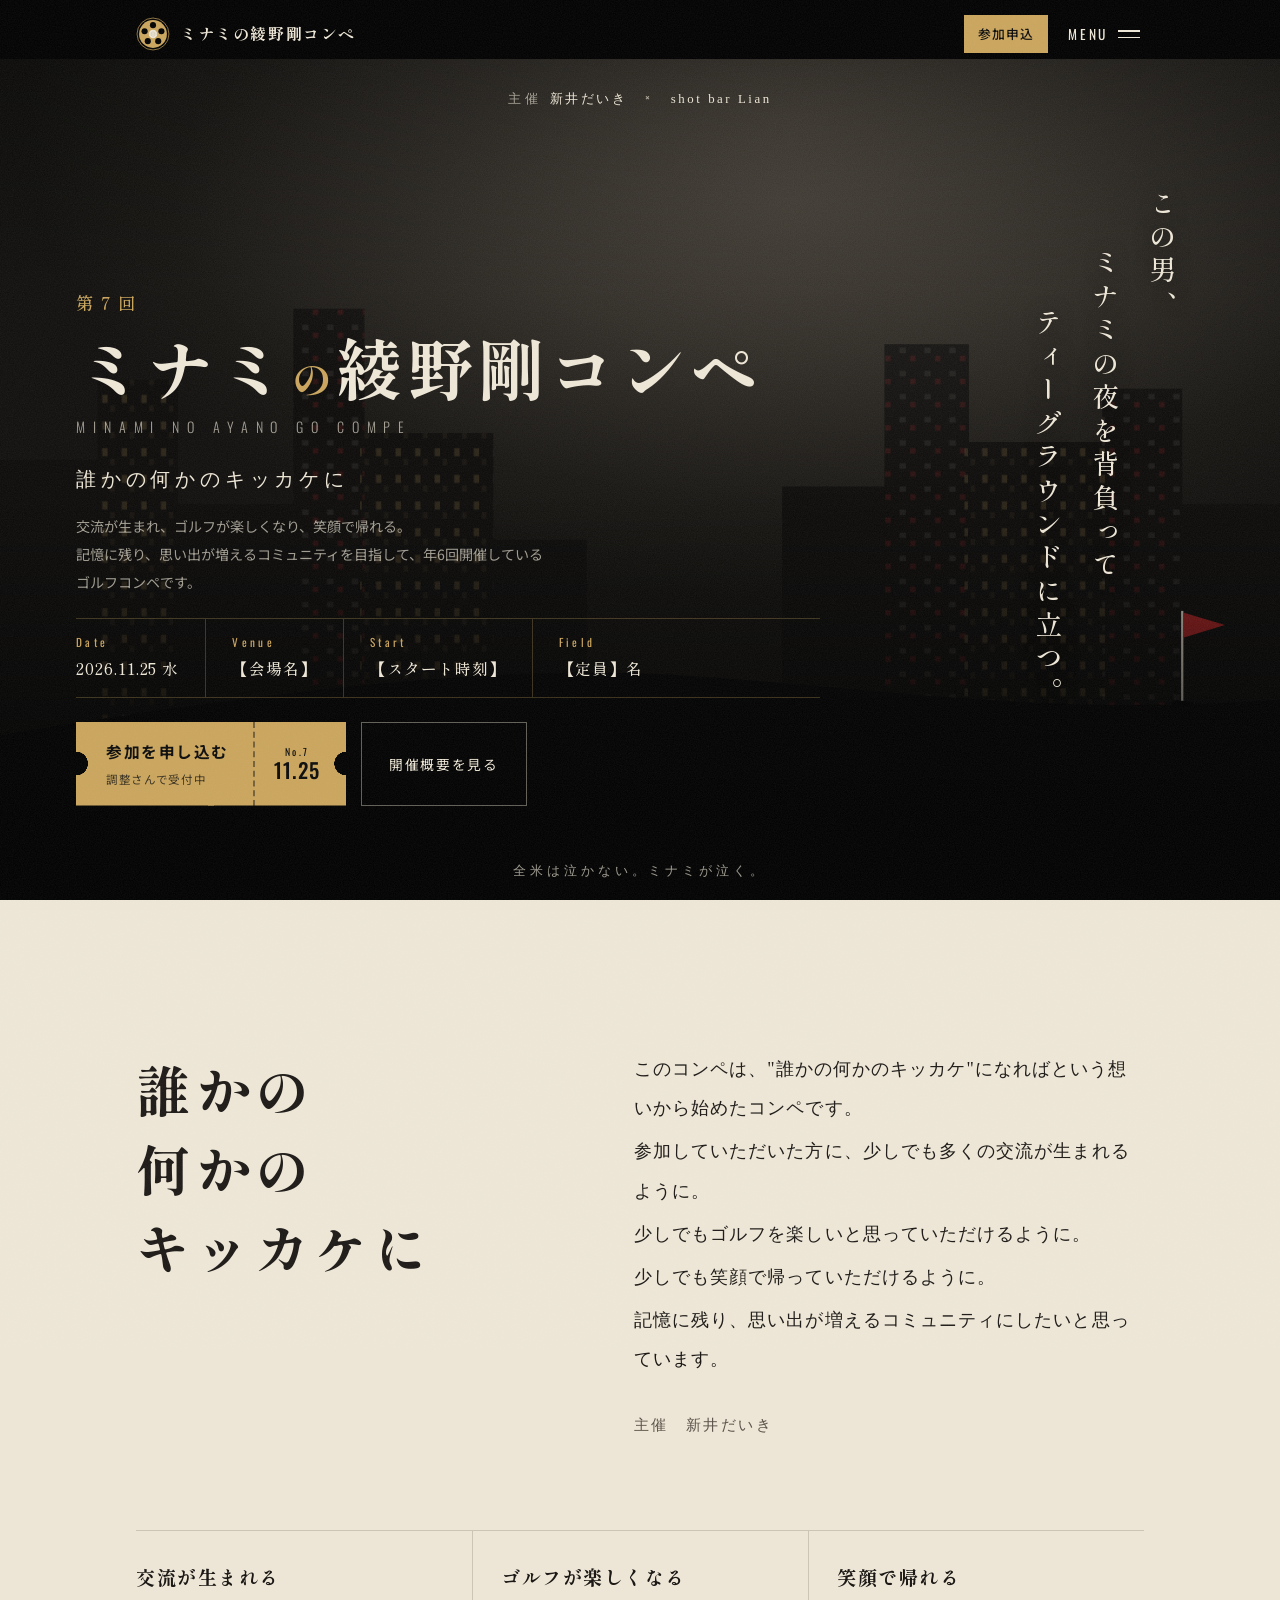
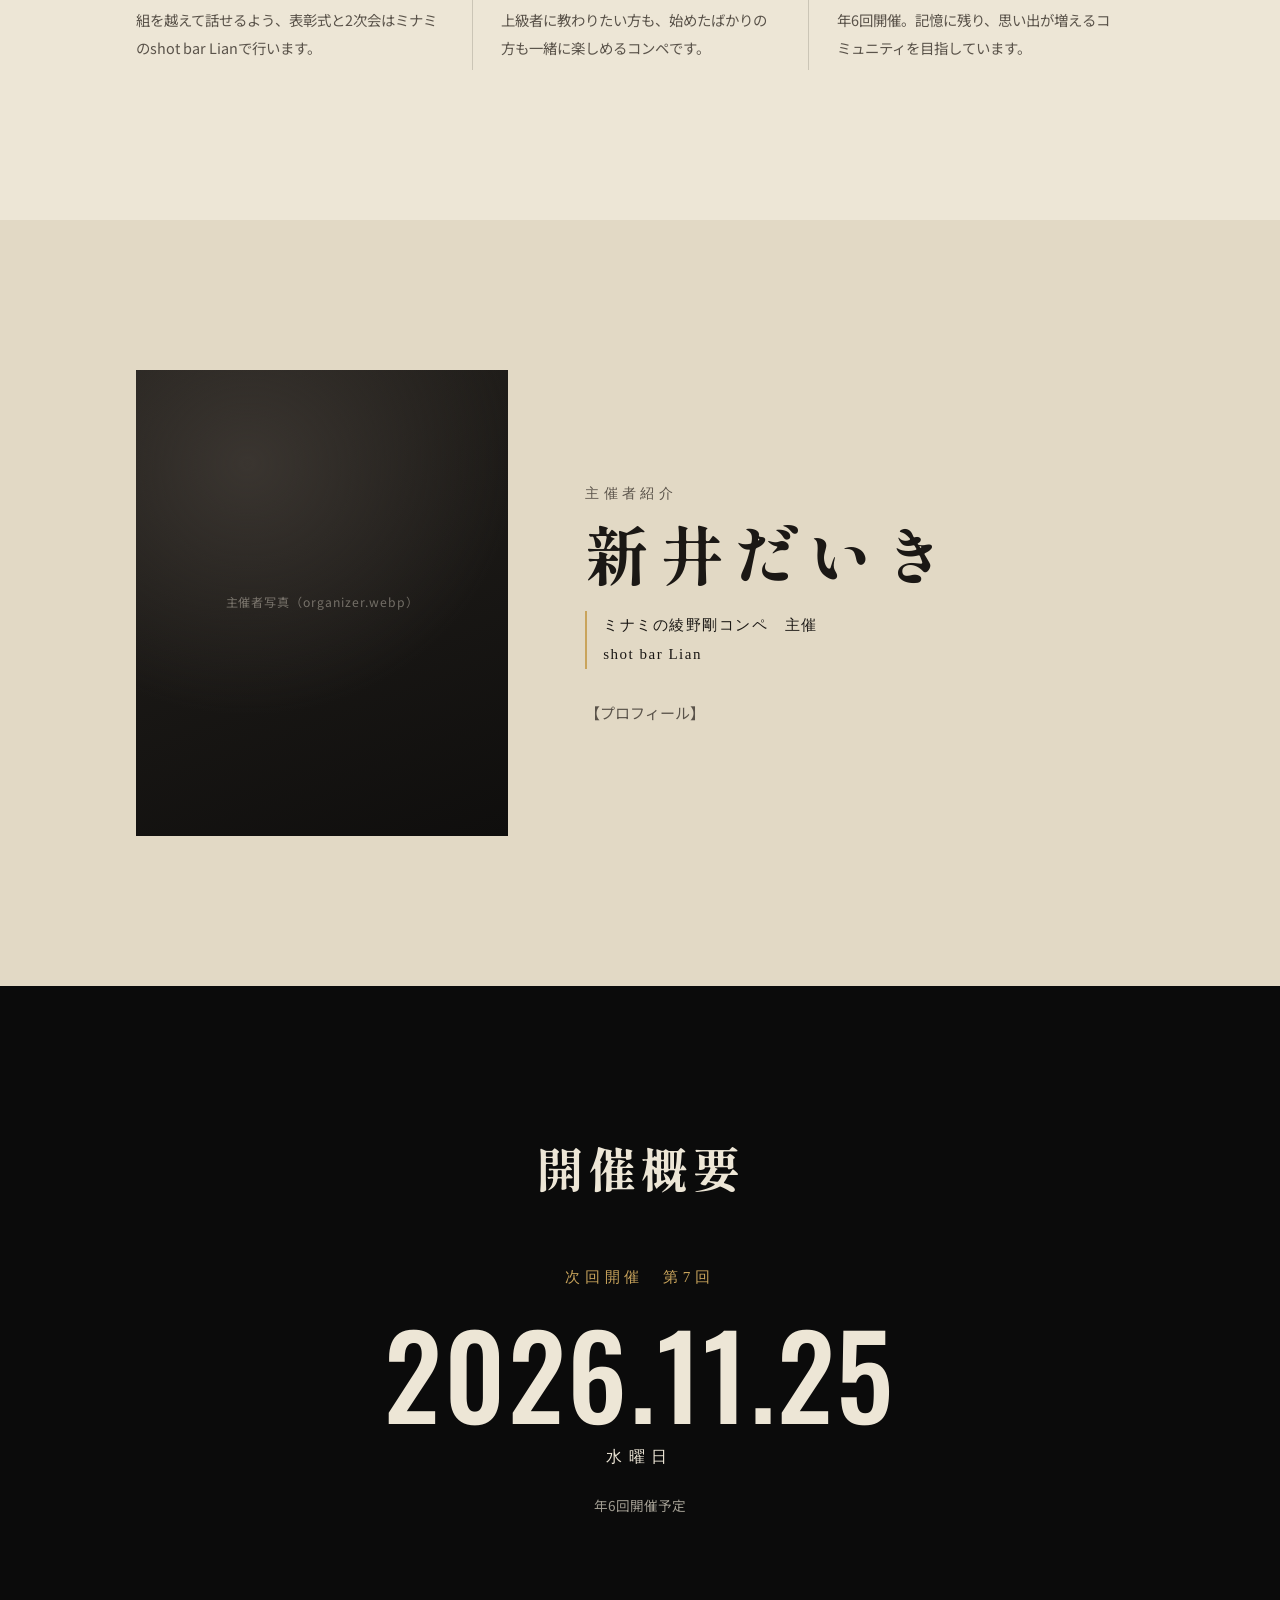
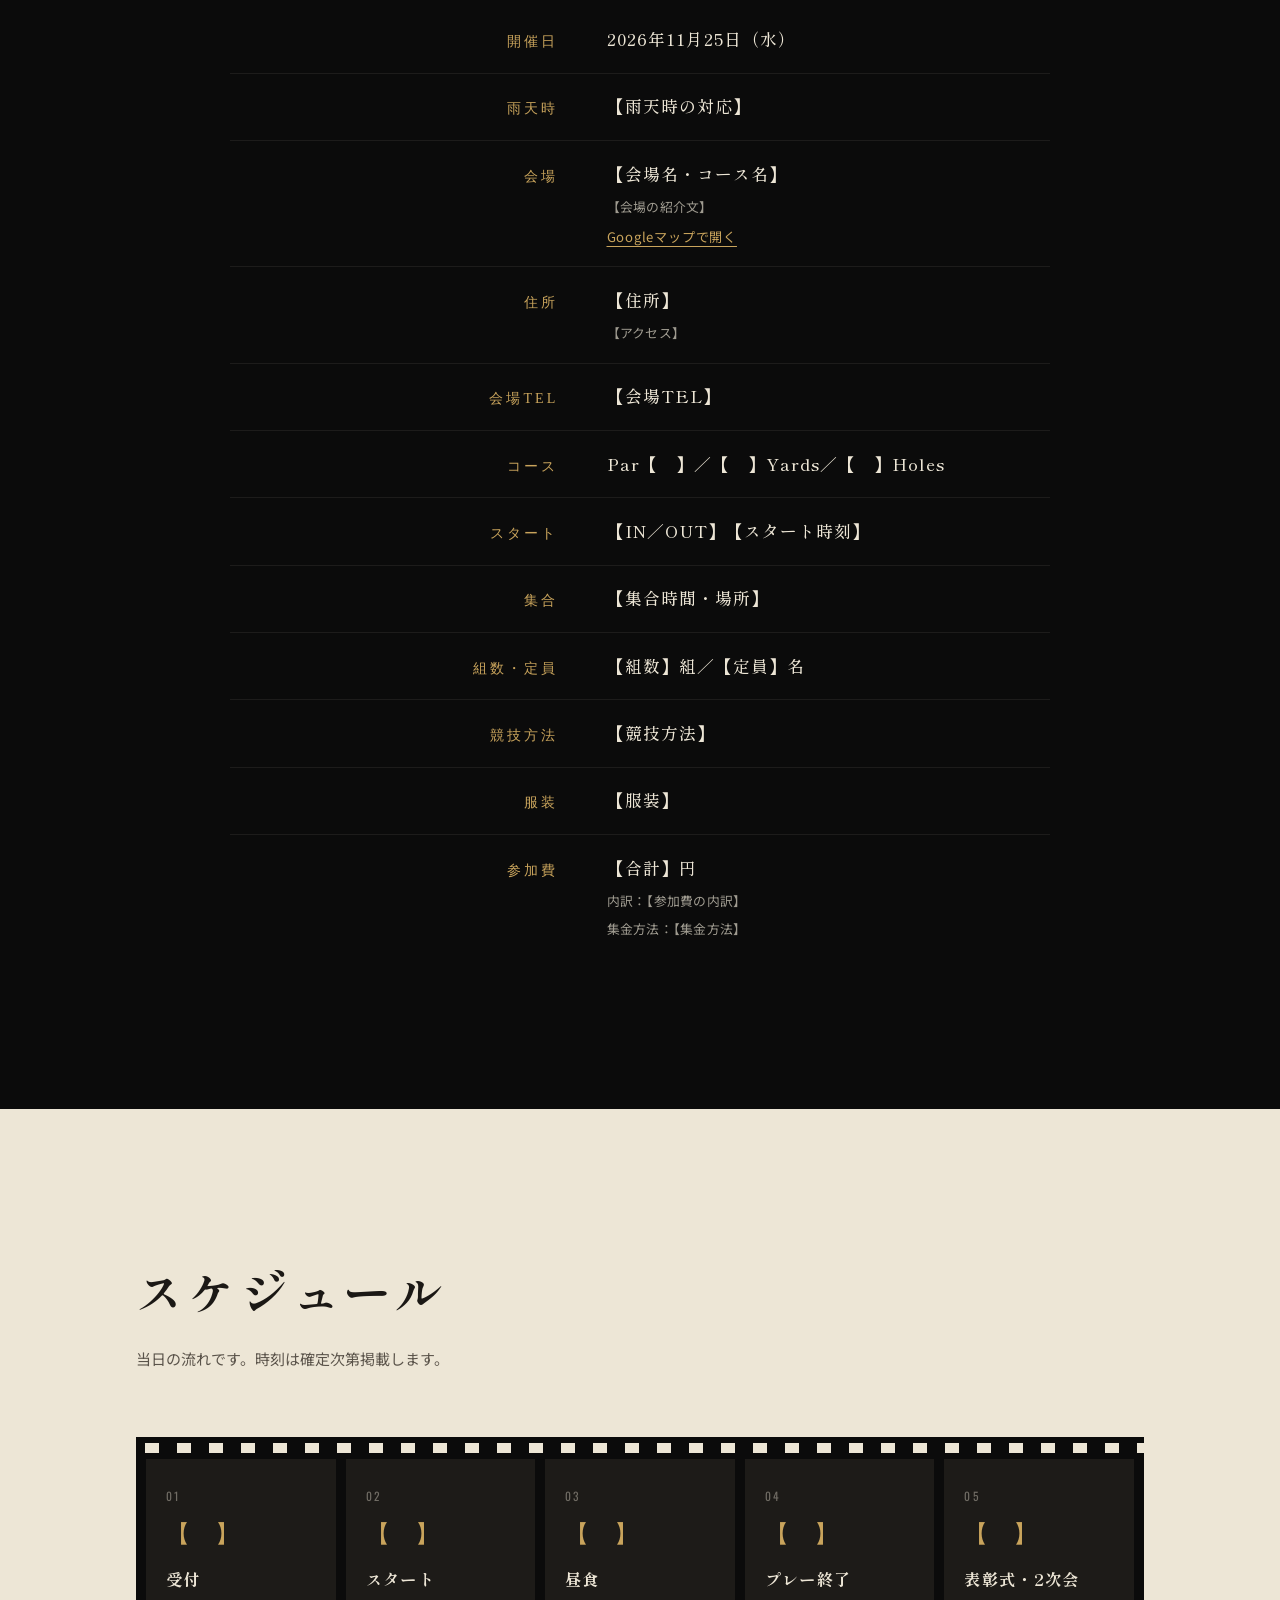
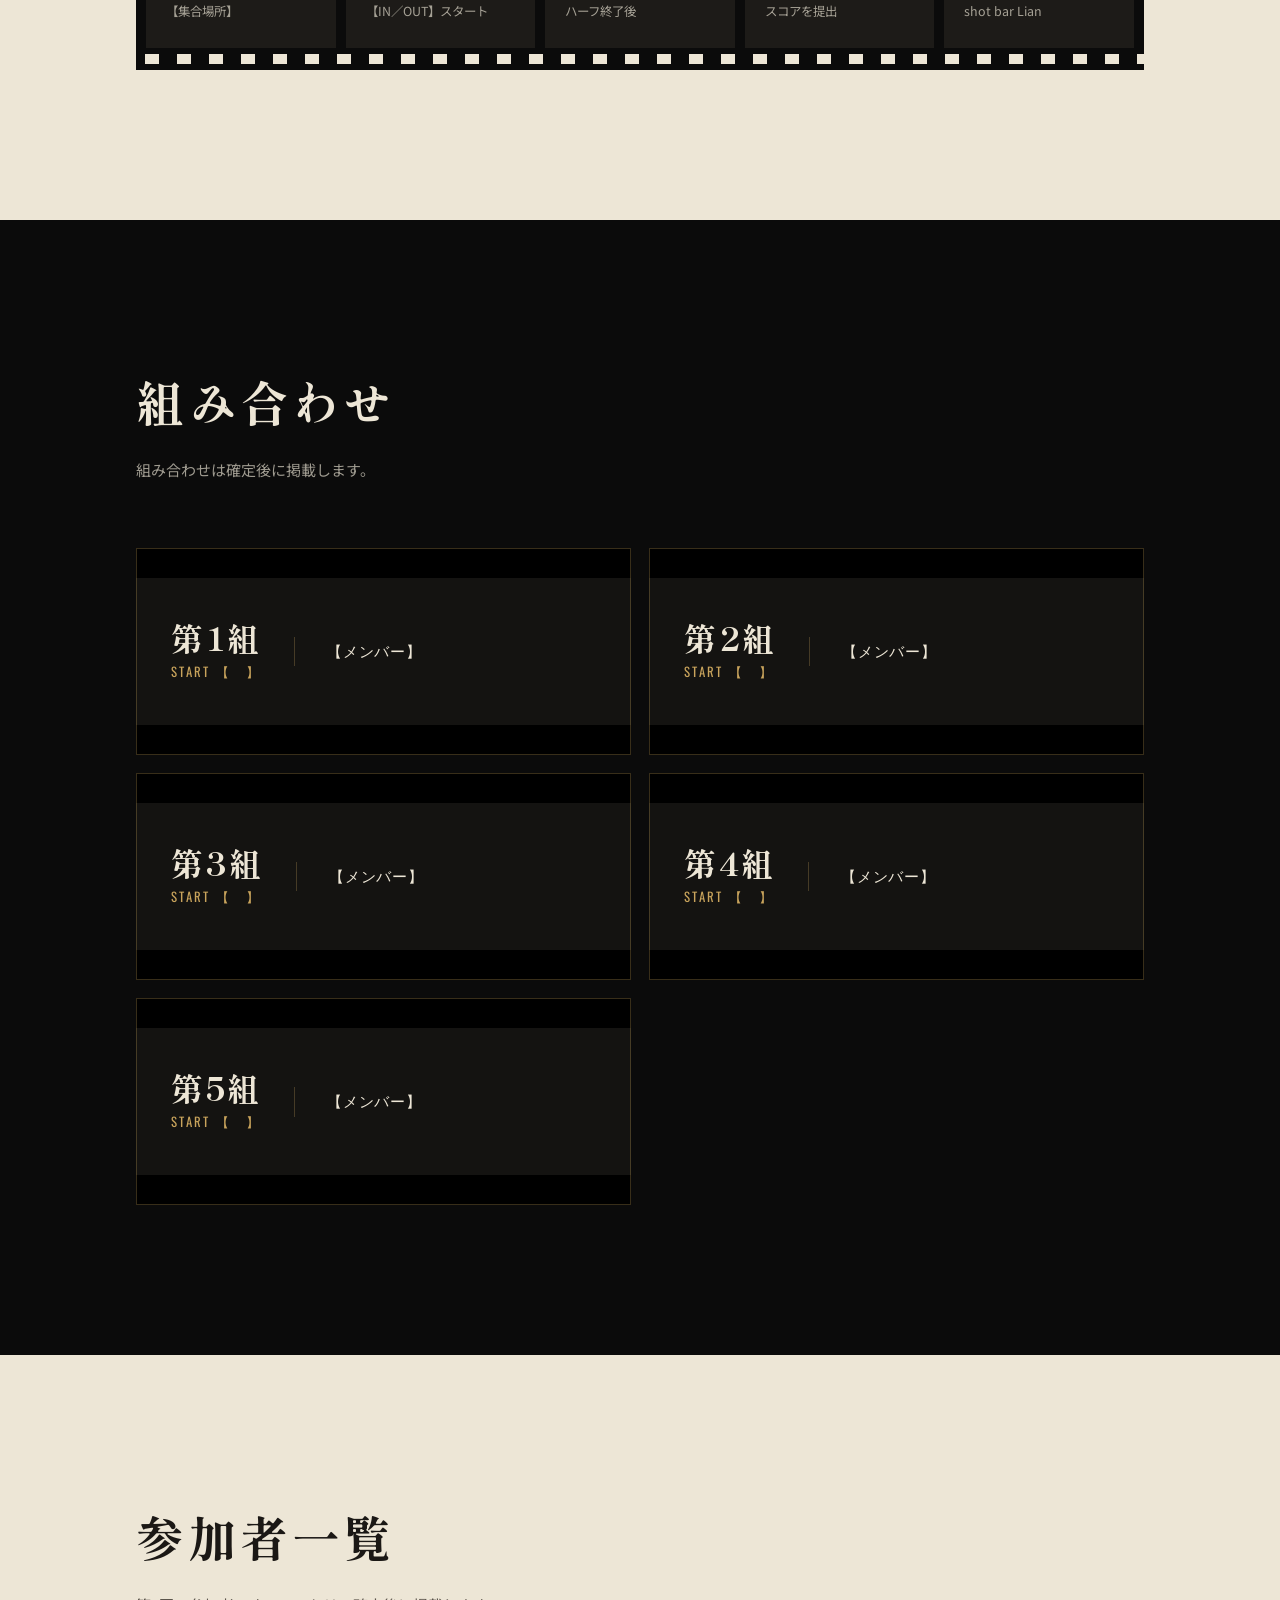
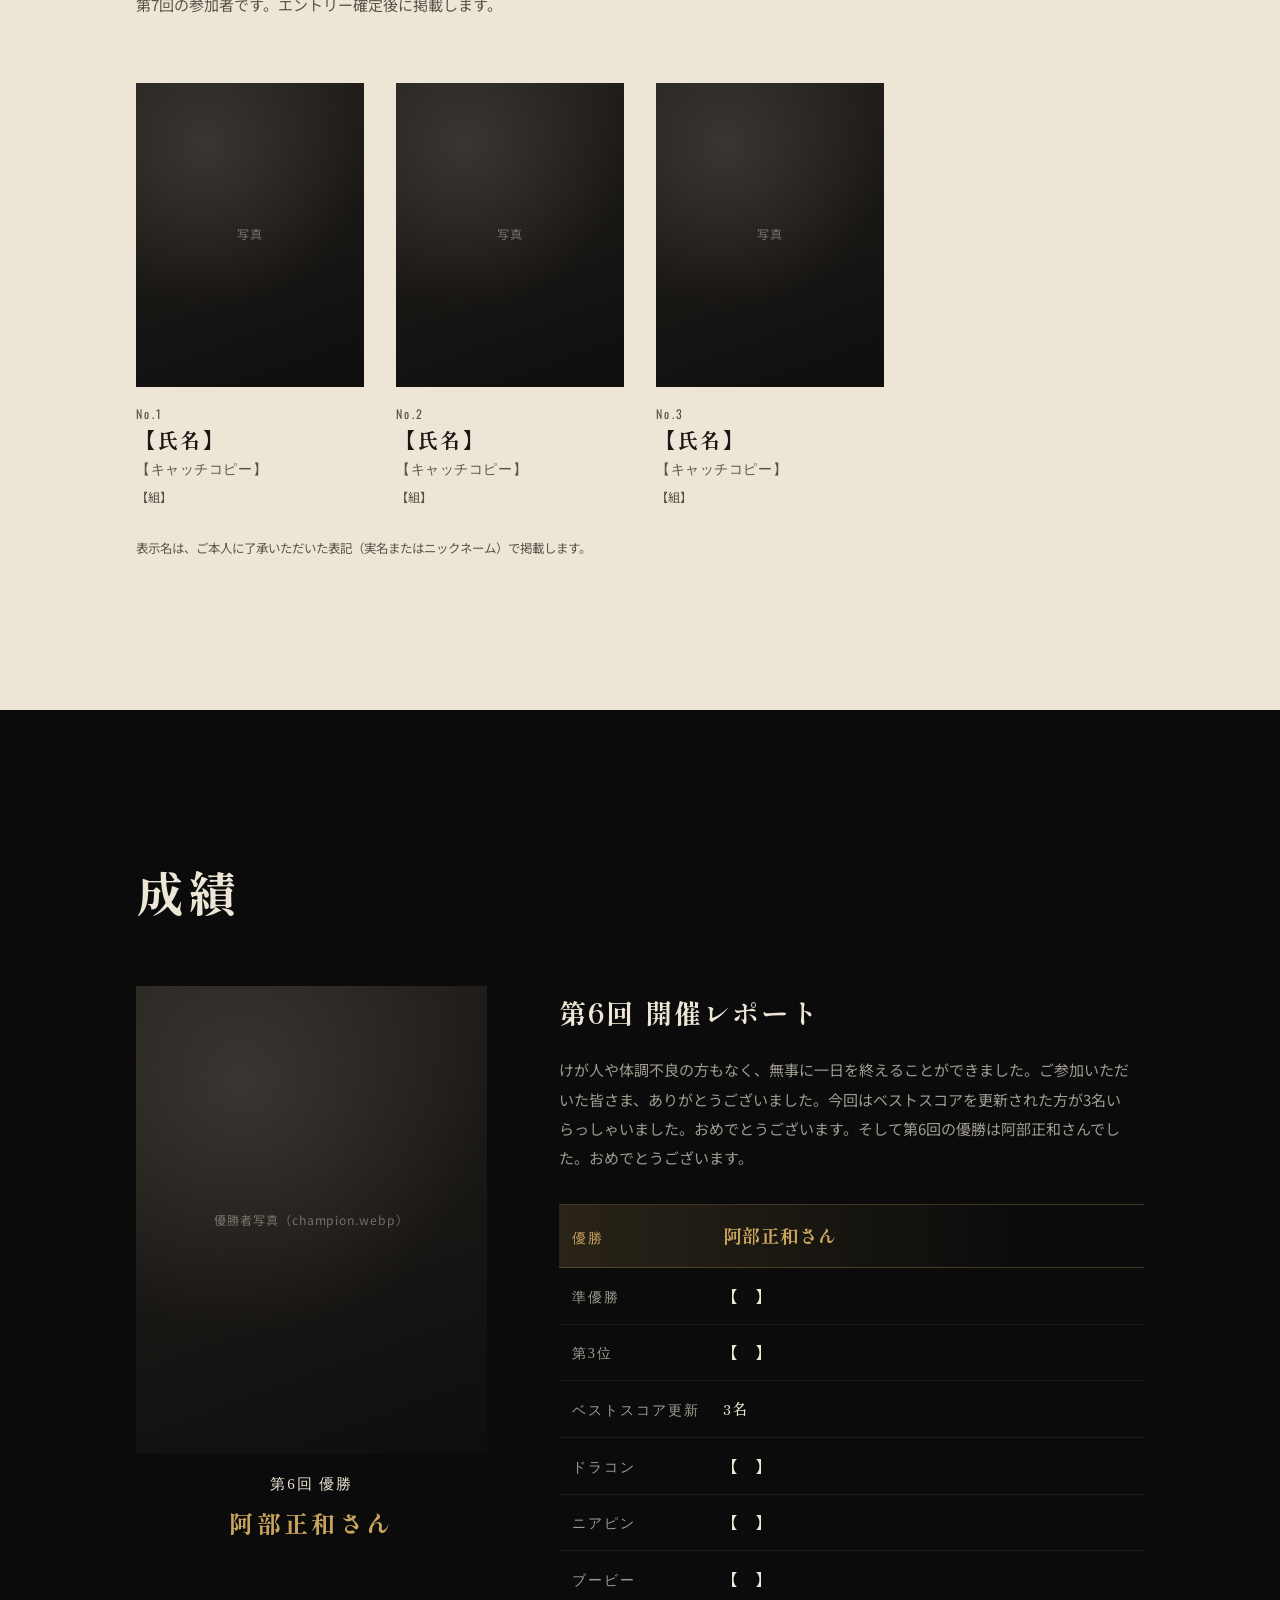
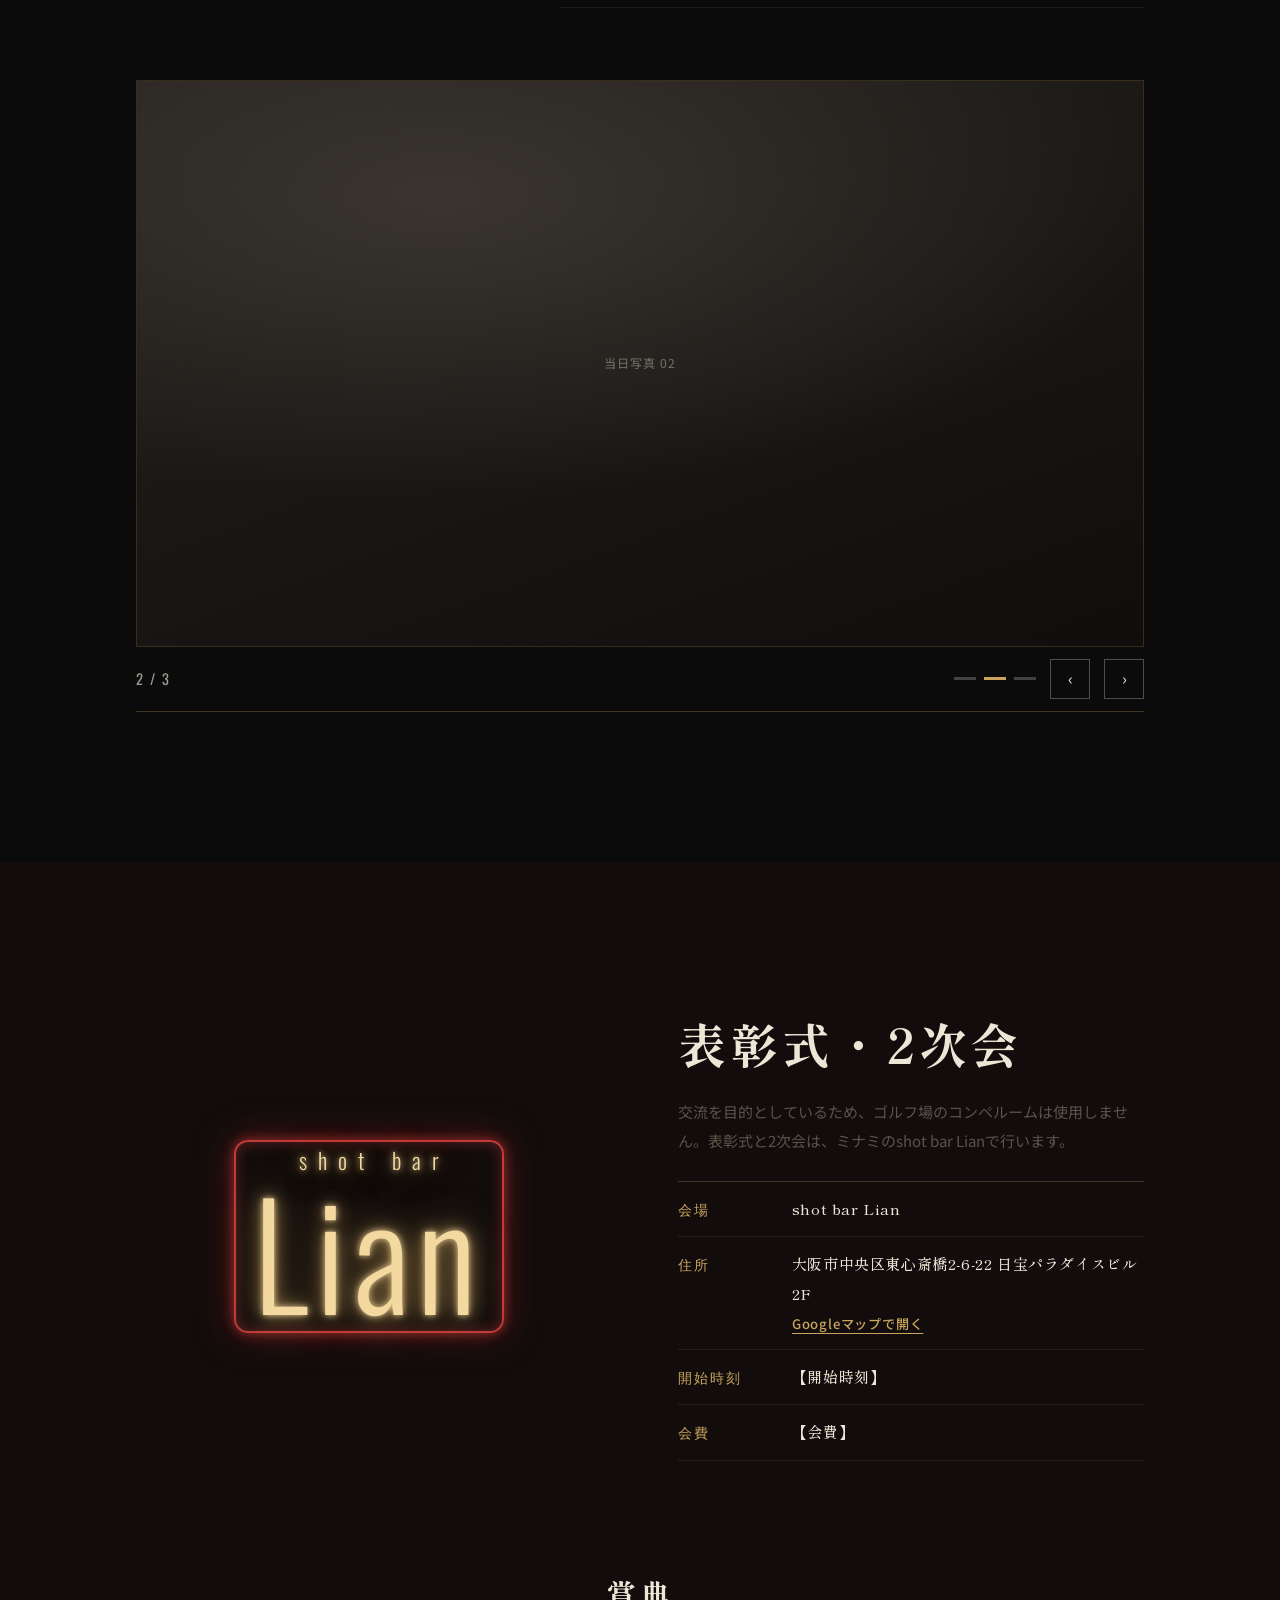
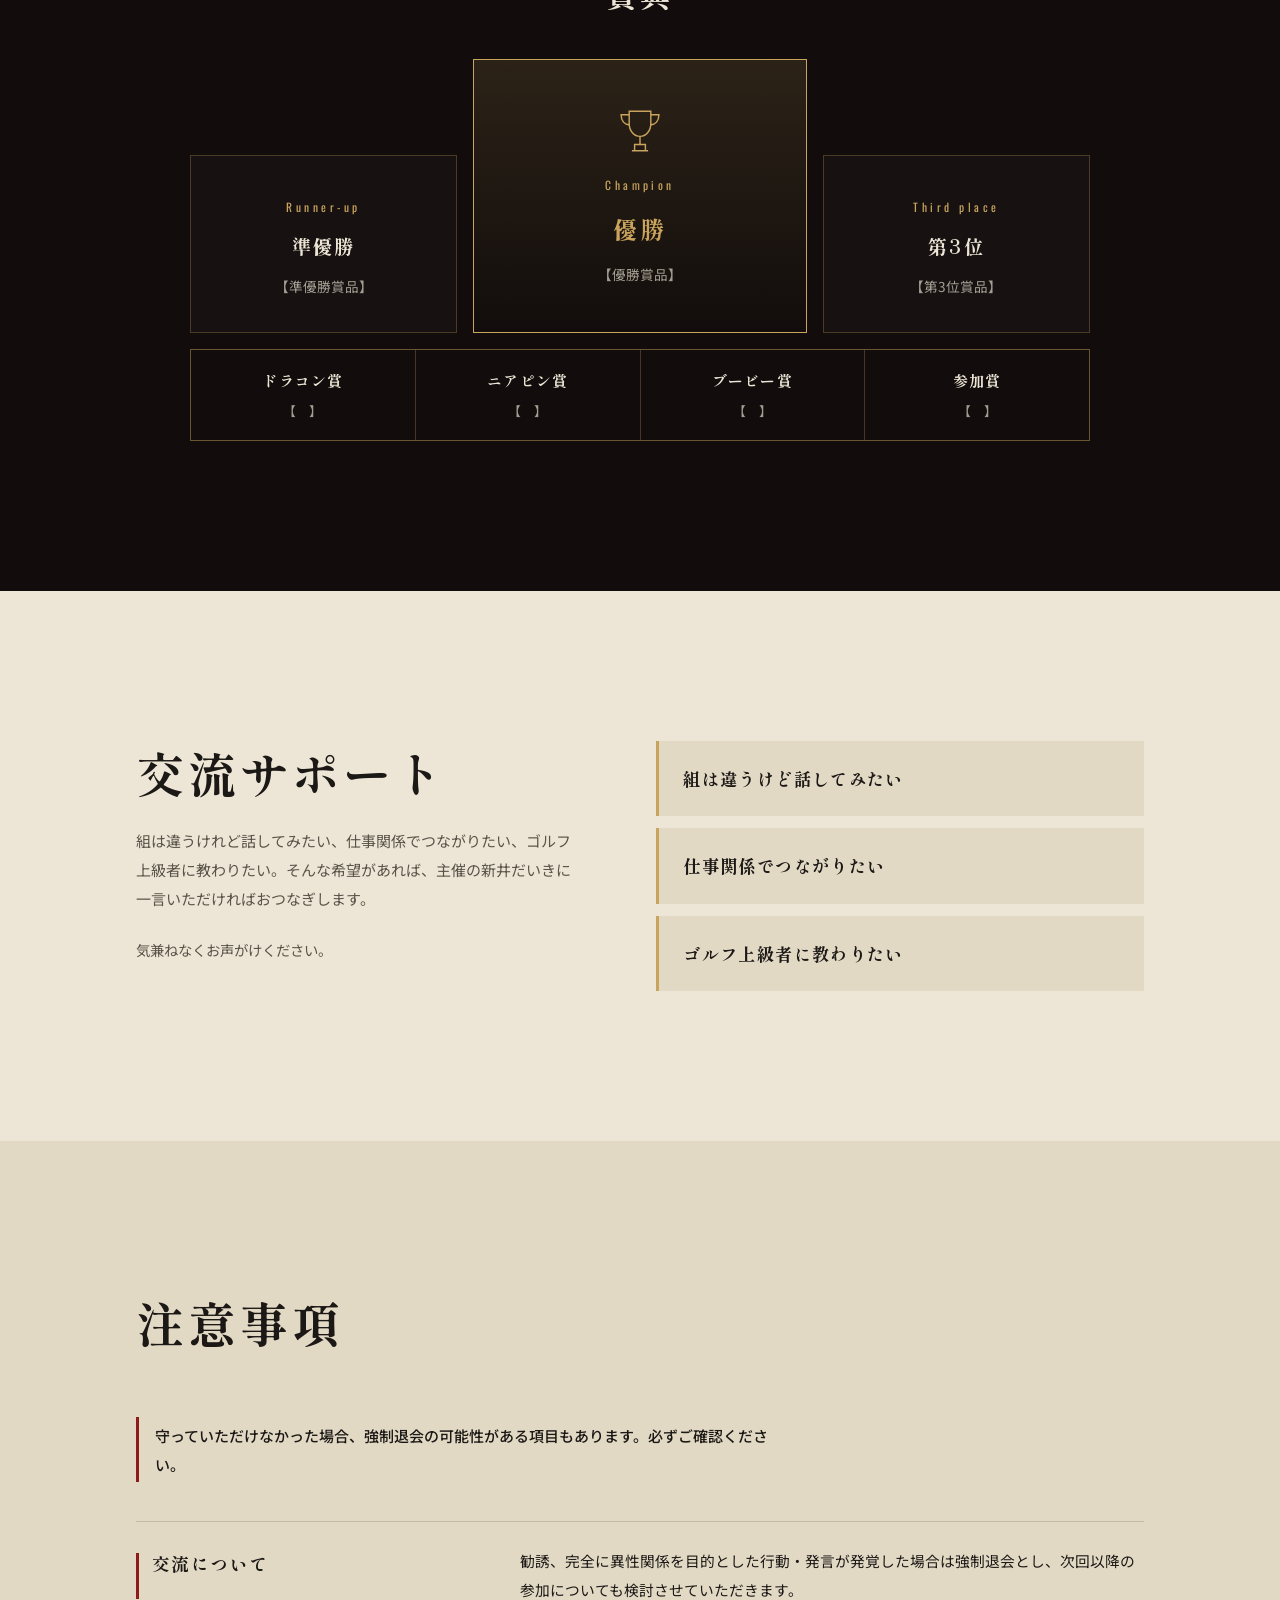
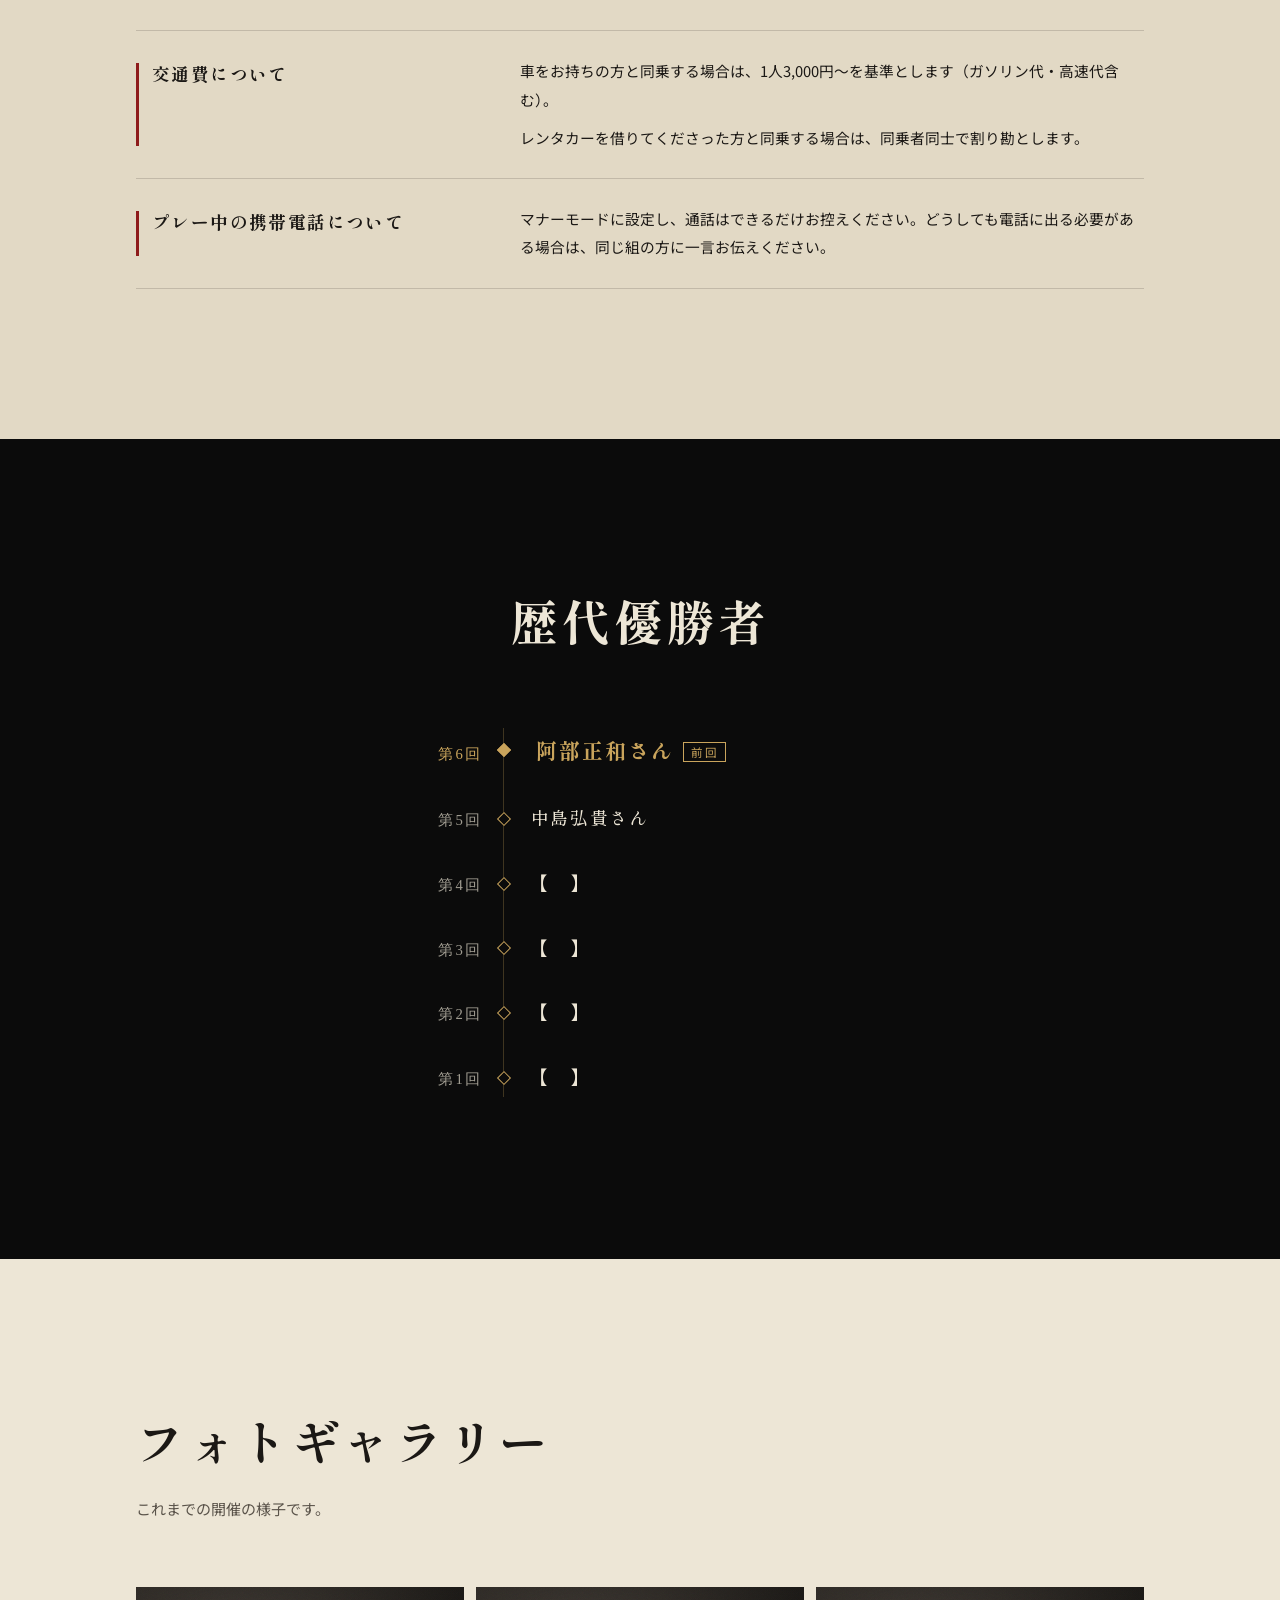
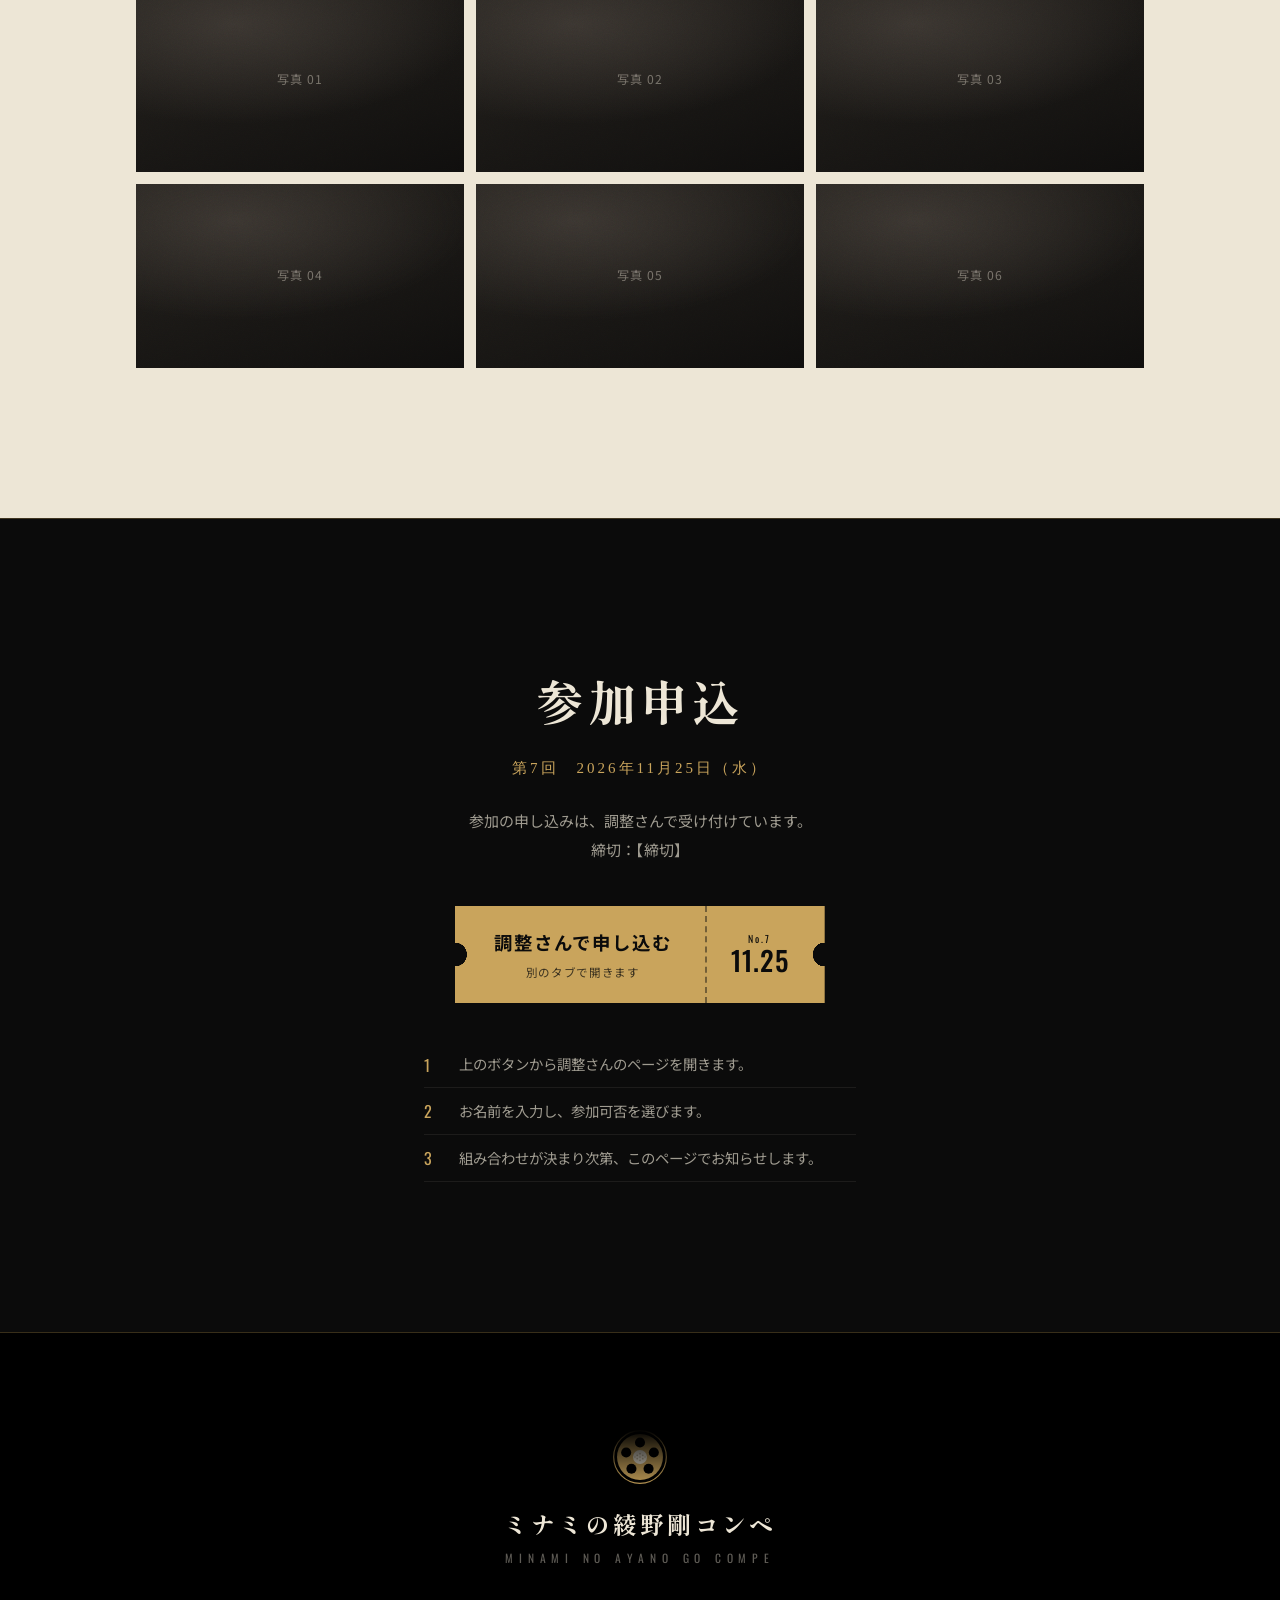
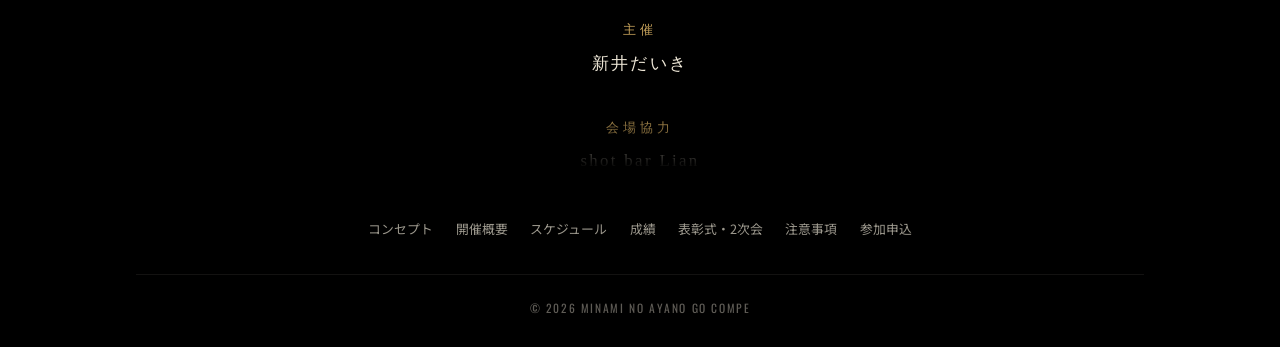
<file: type-a.html>
<!DOCTYPE html>
<html lang="ja">
<head>
<meta charset="UTF-8">
<meta name="viewport" content="width=device-width, initial-scale=1.0">
<!-- 参加者名を載せるため、検索エンジンには表示しない -->
<meta name="robots" content="noindex, nofollow">
<title>第7回 ミナミの綾野剛コンペ｜参加者募集中</title>
<meta name="description" content="「誰かの何かのキッカケに」をコンセプトに、年6回開催しているゴルフコンペ。第7回は2026年11月25日（水）開催。参加者募集中。">
<meta name="author" content="ミナミの綾野剛コンペ">
<link rel="canonical" href="https://minami-ayano-go.github.io/competition202611/type-a.html">

<!-- Open Graph / LINE・SNS共有用 -->
<meta property="og:type" content="website">
<meta property="og:locale" content="ja_JP">
<meta property="og:site_name" content="ミナミの綾野剛コンペ">
<meta property="og:title" content="第7回 ミナミの綾野剛コンペ｜参加者募集中">
<meta property="og:description" content="2026年11月25日（水）開催。誰かの何かのキッカケに。年6回開催のゴルフコンペです。">
<meta property="og:url" content="https://minami-ayano-go.github.io/competition202611/type-a.html">
<meta property="og:image" content="https://minami-ayano-go.github.io/competition202611/images/icon/ogp.png?v=20260917">
<meta property="og:image:alt" content="ミナミの綾野剛コンペ">
<meta name="twitter:card" content="summary_large_image">
<meta name="twitter:title" content="第7回 ミナミの綾野剛コンペ｜参加者募集中">
<meta name="twitter:description" content="2026年11月25日（水）開催。誰かの何かのキッカケに。年6回開催のゴルフコンペです。">
<meta name="twitter:image" content="https://minami-ayano-go.github.io/competition202611/images/icon/ogp.png?v=20260917">

<link rel="icon" type="image/svg+xml" href="images/icon/logo.svg?v=20260917">
<link rel="icon" type="image/png" href="images/icon/favicon.png?v=20260917">
<link rel="apple-touch-icon" href="images/icon/apple-touch-icon.png?v=20260917">

<link rel="preconnect" href="https://fonts.googleapis.com">
<link rel="preconnect" href="https://fonts.gstatic.com" crossorigin>
<link href="https://fonts.googleapis.com/css2?family=Oswald:wght@300;400;500;600&family=Shippori+Mincho+B1:wght@400;500;700;800&family=Noto+Sans+JP:wght@300;400;500;700&display=swap" rel="stylesheet">

<script>
  // オープニングは同一セッションの初回のみ。storageが使えない・動きを減らす設定の場合は再生しない。
  (function(){
    try{
      if(window.matchMedia('(prefers-reduced-motion: reduce)').matches) return;
      if(!sessionStorage.getItem('ayano_opening')) document.documentElement.classList.add('has-opening');
    }catch(e){}
  })();
</script>

<style>
:root{
  --black:#0B0B0B;
  --pitch:#000000;
  --char:#161412;
  --smoke:#2A2723;
  --gold:#C9A45C;
  --gold-dim:#8C7440;
  --paper:#EDE6D6;
  --paper-2:#E2D9C5;
  --red:#8E1B1B;
  --ink:#1B1815;
  --ink-soft:#5A534A;
  --on-dark:#EDE6D6;
  --on-dark-soft:rgba(237,230,214,.66);
  --on-dark-faint:rgba(237,230,214,.4);
  --line-dark:rgba(201,164,92,.28);
  --line-paper:rgba(27,24,21,.16);

  --mincho:"Shippori Mincho B1","Noto Serif JP","Hiragino Mincho ProN","Yu Mincho",serif;
  --credit:"Oswald","Arial Narrow",sans-serif;
  --sans:"Noto Sans JP","Noto Sans CJK JP","Hiragino Sans","Yu Gothic",sans-serif;

  --wrap:1120px;
  --pad:clamp(20px,5vw,56px);
  --sec:clamp(88px,12vw,150px);
}

*{margin:0;padding:0;box-sizing:border-box}
html{scroll-behavior:smooth;scroll-padding-top:72px;overflow-x:hidden}
body{
  background:var(--black);color:var(--ink);
  font-family:var(--sans);font-weight:400;font-size:15px;line-height:1.95;
  -webkit-font-smoothing:antialiased;overflow-x:hidden;
}
a{color:inherit}
img,svg{display:block;max-width:100%}
button{font:inherit;color:inherit;background:none;border:0;cursor:pointer}
:focus-visible{outline:2px solid var(--gold);outline-offset:3px}
.wrap{max-width:var(--wrap);margin:0 auto;padding-left:var(--pad);padding-right:var(--pad)}
.sr-only{position:absolute;width:1px;height:1px;overflow:hidden;clip:rect(0 0 0 0);white-space:nowrap}

/* ---------- 共通：セクション ---------- */
.sec{padding:var(--sec) 0;position:relative}
.sec--paper{background:var(--paper);color:var(--ink)}
.sec--paper2{background:var(--paper-2);color:var(--ink)}
.sec--dark{background:var(--black);color:var(--on-dark)}
.sec--char{background:var(--char);color:var(--on-dark)}

.sec-title{
  font-family:var(--mincho);font-weight:700;
  font-size:clamp(1.9rem,4.4vw,3rem);line-height:1.3;letter-spacing:.08em;
}
.sec-lead{margin-top:1.4rem;max-width:40em;color:var(--ink-soft)}
.sec--dark .sec-lead,.sec--char .sec-lead{color:var(--on-dark-soft)}
.sec-head{margin-bottom:clamp(40px,6vw,64px)}
.sec-head--center{text-align:center}
.sec-head--center .sec-lead{margin-left:auto;margin-right:auto}

.ph-note{font-size:.78rem;color:var(--ink-soft);margin-top:1.6rem}
.sec--dark .ph-note,.sec--char .ph-note{color:var(--on-dark-faint)}

/* 写真プレースホルダー枠 */
.frame-ph{
  position:relative;overflow:hidden;
  background:
    radial-gradient(120% 90% at 30% 20%,#3a3530,transparent 60%),
    linear-gradient(160deg,#24211d,#0f0e0d);
  display:flex;align-items:center;justify-content:center;text-align:center;
  color:var(--on-dark-faint);font-size:.76rem;letter-spacing:.08em;
}
.frame-ph img{position:absolute;inset:0;width:100%;height:100%;object-fit:cover;filter:grayscale(1) contrast(1.05);transition:filter .6s ease}

/* ---------- フィルムグレイン ---------- */
.grain{
  position:fixed;inset:-50%;z-index:90;pointer-events:none;opacity:.07;
  background-image:url("data:image/svg+xml,%3Csvg xmlns='http://www.w3.org/2000/svg' width='220' height='220'%3E%3Cfilter id='n'%3E%3CfeTurbulence type='fractalNoise' baseFrequency='.85' numOctaves='3' stitchTiles='stitch'/%3E%3CfeColorMatrix values='0 0 0 0 1 0 0 0 0 1 0 0 0 0 1 0 0 0 .9 0'/%3E%3C/filter%3E%3Crect width='220' height='220' filter='url(%23n)'/%3E%3C/svg%3E");
  animation:grain .9s steps(6) infinite;
}
@keyframes grain{
  0%{transform:translate(0,0)}20%{transform:translate(-3%,2%)}40%{transform:translate(2%,-3%)}
  60%{transform:translate(-2%,-1%)}80%{transform:translate(3%,3%)}100%{transform:translate(0,0)}
}

/* ---------- オープニング ---------- */
.opening{
  display:none;position:fixed;inset:0;z-index:200;background:var(--pitch);color:var(--on-dark);
  align-items:center;justify-content:center;
}
html.has-opening .opening{display:flex}
html.has-opening body{overflow:hidden}
.opening.is-done{opacity:0;visibility:hidden;transition:opacity .6s ease,visibility .6s ease}
.leader{position:relative;width:min(62vmin,420px);aspect-ratio:1}
.leader::before,.leader::after{content:"";position:absolute;background:rgba(237,230,214,.35)}
.leader::before{left:50%;top:-12%;bottom:-12%;width:1px}
.leader::after{top:50%;left:-12%;right:-12%;height:1px}
.leader-ring{position:absolute;inset:0;border-radius:50%;border:2px solid rgba(237,230,214,.55)}
.leader-ring.inner{inset:14%;border-width:1px;border-color:rgba(237,230,214,.3)}
.leader-sweep{
  position:absolute;inset:0;border-radius:50%;
  background:conic-gradient(from 0deg,rgba(201,164,92,.28) 0deg,rgba(201,164,92,.28) var(--a,0deg),transparent var(--a,0deg));
}
.leader-num{
  position:absolute;inset:0;display:flex;align-items:center;justify-content:center;
  font-family:var(--credit);font-weight:500;font-size:min(34vmin,230px);line-height:1;color:var(--on-dark);
}
.opening-title{
  position:absolute;inset:0;display:flex;flex-direction:column;align-items:center;justify-content:center;gap:.8rem;
  opacity:0;text-align:center;padding:0 24px;
}
.opening-title .ot-no{font-family:var(--mincho);color:var(--gold);letter-spacing:.3em;font-size:.95rem}
.opening-title .ot-name{font-family:var(--mincho);font-weight:800;font-size:clamp(1.9rem,7vw,4.2rem);letter-spacing:.12em;line-height:1.2}
.opening.show-title .leader{opacity:0;transition:opacity .25s}
.opening.show-title .opening-title{opacity:1;transition:opacity .5s ease}
.opening-skip{
  position:absolute;right:clamp(16px,4vw,40px);bottom:clamp(16px,4vw,40px);
  font-size:.8rem;letter-spacing:.14em;color:var(--on-dark-soft);
  border:1px solid rgba(237,230,214,.3);padding:.55em 1.3em;
}
.opening-skip:hover{color:var(--on-dark);border-color:var(--gold)}

/* ---------- ヘッダー ---------- */
.hdr{
  position:fixed;top:0;left:0;right:0;z-index:80;color:var(--on-dark);
  transition:background .4s ease,border-color .4s ease;border-bottom:1px solid transparent;
}
.hdr.is-scrolled{background:rgba(11,11,11,.94);border-bottom-color:var(--line-dark)}
.hdr-bar{display:flex;align-items:center;justify-content:space-between;gap:16px;height:68px}
.brand{display:flex;align-items:center;gap:10px;text-decoration:none;min-width:0}
.brand svg{width:34px;height:34px;flex:none}
.brand-name{font-family:var(--mincho);font-weight:700;font-size:1rem;letter-spacing:.1em;white-space:nowrap}
.hdr-actions{display:flex;align-items:center;gap:10px}
.hdr-entry{
  font-size:.8rem;font-weight:500;letter-spacing:.08em;text-decoration:none;white-space:nowrap;
  background:var(--gold);color:var(--black);padding:.5em 1.1em;
}
.hdr-entry:hover{background:var(--paper)}
.menu-btn{
  display:flex;align-items:center;gap:10px;padding:8px 4px 8px 10px;
  font-family:var(--credit);font-size:.85rem;letter-spacing:.2em;
}
.menu-btn .bars{display:grid;gap:5px}
.menu-btn .bars i{display:block;width:22px;height:1.5px;background:currentColor;transition:transform .35s ease}
.menu-btn[aria-expanded="true"] .bars i:first-child{transform:translateY(3.25px) rotate(45deg)}
.menu-btn[aria-expanded="true"] .bars i:last-child{transform:translateY(-3.25px) rotate(-45deg)}

.nav-overlay{
  position:fixed;inset:0;z-index:70;background:rgba(0,0,0,.97);color:var(--on-dark);
  display:flex;align-items:center;justify-content:center;
  opacity:0;visibility:hidden;transition:opacity .4s ease,visibility .4s ease;
  overflow-y:auto;padding:96px 24px 48px;
}
.nav-overlay.is-open{opacity:1;visibility:visible}
.nav-list{list-style:none;display:grid;grid-template-columns:repeat(2,minmax(0,1fr));gap:4px 56px;max-width:720px;width:100%}
.nav-list a{
  display:block;text-decoration:none;font-family:var(--mincho);font-weight:500;
  font-size:clamp(1.05rem,2.4vw,1.35rem);letter-spacing:.1em;padding:.7em 0;
  border-bottom:1px solid rgba(237,230,214,.12);transition:color .25s;
}
.nav-list a:hover{color:var(--gold)}
html.nav-open,html.nav-open body{overflow:hidden}

/* ---------- ヒーロー（ポスター） ---------- */
.hero{position:relative;background:var(--pitch);color:var(--on-dark);overflow:hidden}
.hero{--bar:clamp(28px,6.5vh,60px);padding:var(--bar) 0}
.hero-screen{
  position:relative;min-height:calc(100svh - 2 * var(--bar));
  overflow:hidden;background:#100f0d;display:flex;flex-direction:column;
}
.hero-bg{position:absolute;inset:0;transform-origin:60% 40%;animation:slowzoom 24s ease-in-out infinite alternate}
@keyframes slowzoom{from{transform:scale(1)}to{transform:scale(1.08)}}
.hero-bg .photo{
  position:absolute;inset:0;
  /* 主催者写真の入手後：下の background-image のコメントを外し、.hero-art を削除する */
  /* background-image:url('images/toppage/hero.webp?v=20260917'); */
  background-size:cover;background-position:center;filter:grayscale(1) contrast(1.08);
}
.hero-art{position:absolute;inset:0;width:100%;height:100%}
.hero-shade{
  position:absolute;inset:0;
  background:
    radial-gradient(70% 55% at 62% 18%,rgba(237,230,214,.10),transparent 70%),
    linear-gradient(180deg,rgba(0,0,0,.35) 0%,transparent 30%,transparent 55%,rgba(0,0,0,.85) 100%);
}
.hero-inner{
  position:relative;z-index:2;flex:1;display:flex;flex-direction:column;justify-content:space-between;
  width:100%;max-width:1240px;margin:0 auto;padding:calc(68px - var(--bar) + 18px) var(--pad) clamp(24px,4vh,40px);
}
.hero-billing-top{
  text-align:center;
  font-family:var(--credit);font-weight:400;font-size:.8rem;letter-spacing:.32em;color:var(--on-dark-soft);
}
.hero-billing-top span{font-family:var(--mincho);letter-spacing:.2em;color:var(--on-dark)}
.hero-copy{
  position:absolute;right:calc(var(--pad) + 1vw);top:50%;transform:translateY(-50%);
  writing-mode:vertical-rl;text-orientation:mixed;
  font-family:var(--mincho);font-weight:500;
  font-size:clamp(1.05rem,2.3vw,1.7rem);line-height:2.1;letter-spacing:.24em;
  color:var(--on-dark);text-shadow:0 2px 18px rgba(0,0,0,.6);
}
.hero-copy span{display:block;white-space:nowrap}
.hero-copy span:nth-child(2){margin-top:2.2em}
.hero-copy span:nth-child(3){margin-top:4.4em}
.hero-title{text-align:left;margin-top:auto;padding-top:48px;max-width:min(66%,820px)}
.hero-edition{font-family:var(--mincho);font-weight:500;color:var(--gold);letter-spacing:.4em;font-size:clamp(.9rem,1.6vw,1.1rem)}
.title-logo{
  font-family:var(--mincho);font-weight:800;line-height:1.1;
  font-size:clamp(2.1rem,5.2vw,4.5rem);letter-spacing:.06em;margin:.15em 0 .15em;
  color:var(--paper);
}
.title-logo .no{font-size:.62em;letter-spacing:.02em;margin:0 .06em;color:var(--gold)}
.title-en{font-family:var(--credit);font-weight:300;font-size:clamp(.72rem,1.2vw,.88rem);letter-spacing:.56em;color:var(--on-dark-soft)}
.hero-sub{font-family:var(--mincho);font-size:clamp(1rem,2vw,1.25rem);letter-spacing:.24em;margin-top:1.2rem}
.hero-lead{max-width:34em;margin:.8rem 0 0;font-size:.88rem;color:var(--on-dark-soft);line-height:2}
.billing{
  display:flex;flex-wrap:wrap;justify-content:flex-start;gap:0;margin:1.4rem 0 1.5rem;max-width:760px;
  border-top:1px solid var(--line-dark);border-bottom:1px solid var(--line-dark);
}
.billing div{padding:.8rem clamp(14px,2.2vw,26px);min-width:0;text-align:left}
.billing div:first-child{padding-left:0}
.billing div+div{border-left:1px solid var(--line-dark)}
.billing dt{font-family:var(--credit);font-size:.7rem;letter-spacing:.3em;color:var(--gold)}
.billing dd{font-family:var(--mincho);font-weight:500;font-size:.98rem;letter-spacing:.06em}
.hero-cta{display:flex;flex-wrap:wrap;gap:14px;justify-content:flex-start}
.btn-line{
  display:inline-flex;align-items:center;justify-content:center;text-decoration:none;
  font-size:.86rem;letter-spacing:.12em;padding:1em 2em;border:1px solid rgba(237,230,214,.4);color:var(--on-dark);
  transition:border-color .25s,color .25s;
}
.btn-line:hover{border-color:var(--gold);color:var(--gold)}
.tagline-strip{
  position:absolute;left:0;right:0;bottom:0;height:var(--bar);
  display:flex;align-items:center;justify-content:center;padding:0 20px;
  color:var(--on-dark-soft);font-family:var(--mincho);font-size:.82rem;letter-spacing:.3em;text-align:center;
}

/* ---------- チケット型ボタン ---------- */
.ticket{
  --notch:12px;
  display:inline-flex;align-items:stretch;text-decoration:none;color:var(--black);
  background:var(--gold);
  -webkit-mask:
    radial-gradient(circle var(--notch) at 0 50%,transparent 98%,#000) left/51% 100% no-repeat,
    radial-gradient(circle var(--notch) at 100% 50%,transparent 98%,#000) right/51% 100% no-repeat;
          mask:
    radial-gradient(circle var(--notch) at 0 50%,transparent 98%,#000) left/51% 100% no-repeat,
    radial-gradient(circle var(--notch) at 100% 50%,transparent 98%,#000) right/51% 100% no-repeat;
  transition:background .25s,transform .25s;
}
.ticket:hover{background:var(--paper);transform:translateY(-2px)}
.ticket-main{padding:1em 1.6em 1em 2em;display:flex;flex-direction:column;justify-content:center}
.ticket-main b{font-weight:700;font-size:.98rem;letter-spacing:.1em}
.ticket-main small{font-size:.72rem;letter-spacing:.06em;opacity:.75}
.ticket-stub{
  border-left:2px dashed rgba(11,11,11,.45);padding:1em 1.8em 1em 1.3em;
  display:flex;flex-direction:column;justify-content:center;align-items:center;
  font-family:var(--credit);line-height:1.15;
}
.ticket-stub span{font-size:.62rem;letter-spacing:.22em}
.ticket-stub b{font-size:1.3rem;font-weight:500;letter-spacing:.04em}
.ticket--lg .ticket-main{padding:1.3em 2.2em 1.3em 2.6em}
.ticket--lg .ticket-main b{font-size:1.15rem}
.ticket--lg .ticket-stub{padding:1.3em 2.4em 1.3em 1.6em}
.ticket--lg .ticket-stub b{font-size:1.7rem}

/* ---------- コンセプト ---------- */
.concept-grid{display:grid;grid-template-columns:minmax(0,1fr) minmax(0,1.25fr);gap:clamp(40px,7vw,96px);align-items:start}
.concept-title{
  font-family:var(--mincho);font-weight:800;font-size:clamp(2rem,4.8vw,3.4rem);
  line-height:1.45;letter-spacing:.1em;
}
.concept-lines p{font-family:var(--mincho);font-size:clamp(1rem,1.6vw,1.12rem);line-height:2.2;letter-spacing:.06em}
.concept-lines p+p{margin-top:.2em}
.concept-lines .sign{margin-top:1.8rem;font-size:.95rem;color:var(--ink-soft);letter-spacing:.16em}
.reveal-line{opacity:0;transform:translateY(8px);transition:opacity .9s ease,transform .9s ease}
.reveal-line.is-in{opacity:1;transform:none}
.points{display:grid;grid-template-columns:repeat(3,minmax(0,1fr));gap:0;margin-top:clamp(56px,8vw,88px);border-top:1px solid var(--line-paper)}
.point{padding:28px 28px 8px 0}
.point+.point{padding-left:28px;border-left:1px solid var(--line-paper)}
.point h3{font-family:var(--mincho);font-weight:700;font-size:1.2rem;letter-spacing:.08em;margin-bottom:.6rem}
.point p{font-size:.9rem;color:var(--ink-soft)}

/* ---------- 主催者紹介 ---------- */
.organizer{display:grid;grid-template-columns:minmax(0,.8fr) minmax(0,1.2fr);gap:clamp(36px,6vw,80px);align-items:center}
.organizer-photo{aspect-ratio:4/5}
.credit-role{font-family:var(--mincho);font-size:.9rem;letter-spacing:.3em;color:var(--ink-soft)}
.credit-name{font-family:var(--mincho);font-weight:800;font-size:clamp(2.4rem,6vw,4rem);letter-spacing:.16em;line-height:1.3;margin:.3rem 0 1rem}
.credit-titles{list-style:none;font-family:var(--mincho);letter-spacing:.1em;border-left:2px solid var(--gold);padding-left:1rem}
.organizer-profile{margin-top:1.8rem;max-width:36em;color:var(--ink-soft)}

/* ---------- 開催概要（クレジット） ---------- */
.next{text-align:center;margin-bottom:clamp(56px,8vw,88px)}
.next-label{font-family:var(--mincho);letter-spacing:.3em;color:var(--gold);font-size:.95rem}
.next-date{font-family:var(--credit);font-weight:500;font-size:clamp(3.2rem,11vw,7.2rem);line-height:1;letter-spacing:.02em;margin:.2em 0 .1em}
.next-day{font-family:var(--mincho);letter-spacing:.4em;font-size:1rem}
.next-note{margin-top:1.2rem;font-size:.85rem;color:var(--on-dark-soft)}
.credits{max-width:820px;margin:0 auto}
.credits .row{display:grid;grid-template-columns:minmax(0,1fr) minmax(0,1.35fr);gap:clamp(20px,4vw,48px);padding:1.05rem 0;align-items:baseline}
.credits .row+.row{border-top:1px solid rgba(237,230,214,.08)}
.credits dt{text-align:right;font-family:var(--mincho);font-size:.88rem;letter-spacing:.22em;color:var(--gold)}
.credits dd{font-family:var(--mincho);font-weight:500;font-size:1.05rem;letter-spacing:.06em}
.credits dd small{display:block;font-family:var(--sans);font-weight:400;font-size:.8rem;letter-spacing:.02em;color:var(--on-dark-soft);margin-top:.25rem}
.text-link{color:var(--gold);text-underline-offset:4px;font-family:var(--sans);font-size:.82rem;letter-spacing:.06em}
.text-link:hover{color:var(--on-dark)}
.sec--paper .text-link,.sec--paper2 .text-link{color:var(--red)}

/* ---------- スケジュール（フィルムストリップ） ---------- */
.strip{
  --perf:22px;
  position:relative;background:var(--black);color:var(--on-dark);
  list-style:none;padding:var(--perf) 10px;display:grid;grid-template-columns:repeat(5,minmax(0,1fr));gap:10px;
}
.strip::before,.strip::after{
  content:"";position:absolute;left:0;right:0;height:var(--perf);
  background:repeating-linear-gradient(90deg,transparent 0 9px,var(--paper) 9px 23px,transparent 23px 32px);
  -webkit-mask:linear-gradient(#000,#000) center/100% 10px no-repeat;mask:linear-gradient(#000,#000) center/100% 10px no-repeat;
}
.strip::before{top:0}
.strip::after{bottom:0}
.strip-frame{background:#1d1b18;padding:clamp(18px,2.2vw,26px) clamp(14px,1.8vw,20px);min-height:170px;display:flex;flex-direction:column;justify-content:space-between}
.strip-frame .t{font-family:var(--credit);font-weight:500;font-size:1.5rem;color:var(--gold);letter-spacing:.02em}
.strip-frame h3{font-family:var(--mincho);font-weight:700;font-size:1.02rem;letter-spacing:.08em;margin-top:.6rem}
.strip-frame p{font-size:.78rem;color:var(--on-dark-soft);line-height:1.7;margin-top:.3rem}
.strip-frame .step{font-family:var(--credit);font-size:.72rem;letter-spacing:.2em;color:var(--on-dark-faint)}

/* ---------- 組み合わせ ---------- */
.groups{display:grid;grid-template-columns:repeat(auto-fit,minmax(min(100%,420px),1fr));gap:18px}
.group-card{
  position:relative;aspect-ratio:2.39/1;border:1px solid var(--line-dark);
  background:linear-gradient(180deg,var(--pitch) 0 14%,#141311 14% 86%,var(--pitch) 86% 100%);
  display:grid;grid-template-columns:auto 1fr;gap:clamp(16px,3vw,32px);align-items:center;
  padding:0 clamp(18px,3vw,34px);
}
.group-card .gno{font-family:var(--mincho);font-weight:800;font-size:clamp(1.5rem,3vw,2rem);letter-spacing:.08em;line-height:1.2}
.group-card .gtime{font-family:var(--credit);font-size:.8rem;letter-spacing:.18em;color:var(--gold);margin-top:.2rem}
.group-card .gmembers{font-family:var(--mincho);font-size:.95rem;letter-spacing:.06em;border-left:1px solid var(--line-dark);padding-left:clamp(16px,3vw,32px)}

/* ---------- 参加者一覧（キャスト） ---------- */
.cast{display:grid;grid-template-columns:repeat(auto-fill,minmax(min(100%,220px),1fr));gap:clamp(20px,3vw,32px)}
.cast-card{background:transparent}
.cast-photo{aspect-ratio:3/4}
.cast-card:hover .cast-photo img,.cast-card:focus-within .cast-photo img{filter:none}
.cast-meta{padding-top:.9rem}
.cast-no{font-family:var(--credit);font-size:.75rem;letter-spacing:.2em;color:var(--ink-soft)}
.cast-name{font-family:var(--mincho);font-weight:700;font-size:1.25rem;letter-spacing:.1em;line-height:1.5}
.cast-role{font-family:var(--mincho);font-size:.9rem;color:var(--ink-soft);letter-spacing:.04em}
.cast-group{font-size:.76rem;color:var(--ink-soft);margin-top:.2rem}

/* ---------- 成績 ---------- */
.results{display:grid;grid-template-columns:minmax(0,.75fr) minmax(0,1.25fr);gap:clamp(32px,6vw,72px);align-items:start}
.champ-photo{aspect-ratio:3/4}
.champ-cap{margin-top:1rem;text-align:center;font-family:var(--mincho);letter-spacing:.12em}
.champ-cap b{display:block;font-weight:800;font-size:1.5rem;color:var(--gold);letter-spacing:.14em}
.report-title{font-family:var(--mincho);font-weight:700;font-size:clamp(1.3rem,2.6vw,1.7rem);letter-spacing:.08em;margin-bottom:1rem}
.report-text{color:var(--on-dark-soft);max-width:38em}
.result-list{margin-top:2rem;border-top:1px solid var(--line-dark)}
.result-list .r{display:grid;grid-template-columns:9em 1fr;gap:16px;padding:.8rem .8rem;border-bottom:1px solid rgba(237,230,214,.08);align-items:baseline}
.result-list dt{font-family:var(--mincho);letter-spacing:.14em;font-size:.9rem;color:var(--on-dark-soft)}
.result-list dd{font-family:var(--mincho);font-weight:500;letter-spacing:.06em}
.result-list .r.is-top{background:linear-gradient(90deg,rgba(201,164,92,.16),transparent 80%);border-bottom-color:var(--line-dark)}
.result-list .r.is-top dt,.result-list .r.is-top dd{color:var(--gold)}
.result-list .r.is-top dd{font-weight:800;font-size:1.15rem}

.player{margin-top:clamp(48px,7vw,72px)}
.player-screen{position:relative;aspect-ratio:16/9;background:var(--pitch);border:1px solid var(--line-dark);overflow:hidden}
.slide{position:absolute;inset:0;opacity:0;visibility:hidden;transition:opacity .6s ease,visibility .6s ease}
.slide.is-active{opacity:1;visibility:visible}
.slide .frame-ph{position:absolute;inset:0}
.player-bar{display:flex;align-items:center;justify-content:space-between;gap:16px;padding:12px 0;border-bottom:1px solid var(--line-dark)}
.player-count{font-family:var(--credit);letter-spacing:.14em;font-size:.9rem;color:var(--on-dark-soft)}
.player-ctrl{display:flex;align-items:center;gap:14px}
.player-ctrl button.arrow{width:40px;height:40px;border:1px solid rgba(237,230,214,.3);font-size:1rem;color:var(--on-dark)}
.player-ctrl button.arrow:hover{border-color:var(--gold);color:var(--gold)}
.player-dots{display:flex;gap:8px}
.player-dots button{width:22px;height:3px;background:rgba(237,230,214,.25)}
.player-dots button.is-active{background:var(--gold)}

/* ---------- 表彰式・2次会 ---------- */
.ceremony{background:#120D0C;color:var(--on-dark)}
.ceremony-top{display:grid;grid-template-columns:minmax(0,1fr) minmax(0,1fr);gap:clamp(36px,6vw,80px);align-items:center}
.neon-wrap{display:flex;justify-content:center;padding:clamp(24px,4vw,40px) 0}
.neon{
  position:relative;padding:.5em 1.1em .6em;border:2px solid rgba(142,27,27,.45);border-radius:14px;
  font-family:var(--credit);font-weight:300;text-align:center;color:rgba(201,164,92,.28);line-height:1;
  transition:color .2s;
}
.neon .n-small{display:block;font-size:clamp(1rem,2.2vw,1.4rem);letter-spacing:.5em;margin-right:-.5em;margin-bottom:.3em}
.neon .n-big{display:block;font-size:clamp(4.6rem,13vw,9rem);letter-spacing:.06em}
.neon.is-lit{
  color:#F3D9A0;border-color:#C23A3A;
  text-shadow:0 0 6px rgba(243,217,160,.9),0 0 18px rgba(201,164,92,.8),0 0 42px rgba(201,164,92,.5);
  box-shadow:0 0 12px rgba(194,58,58,.7),0 0 36px rgba(142,27,27,.55),inset 0 0 14px rgba(194,58,58,.45);
  animation:flicker 1.6s linear 1;
}
@keyframes flicker{
  0%{opacity:.2}8%{opacity:1}11%{opacity:.25}16%{opacity:1}22%{opacity:.5}26%{opacity:1}100%{opacity:1}
}
.info-list{margin-top:1.6rem;border-top:1px solid var(--line-dark)}
.info-list .r{display:grid;grid-template-columns:6.5em 1fr;gap:16px;padding:.75rem 0;border-bottom:1px solid rgba(237,230,214,.08);align-items:baseline}
.info-list dt{font-family:var(--mincho);font-size:.88rem;letter-spacing:.14em;color:var(--gold)}
.info-list dd{font-family:var(--mincho);font-weight:500;letter-spacing:.04em}

.awards{margin-top:clamp(64px,9vw,104px)}
.awards-title{font-family:var(--mincho);font-weight:700;font-size:clamp(1.4rem,2.8vw,1.9rem);letter-spacing:.12em;text-align:center;margin-bottom:2.2rem}
.podium{display:grid;grid-template-columns:1fr 1.25fr 1fr;gap:16px;align-items:end;max-width:900px;margin:0 auto}
.prize-card{border:1px solid var(--line-dark);padding:32px 20px;text-align:center;background:rgba(237,230,214,.02)}
.prize-card .cap{font-family:var(--credit);font-size:.72rem;letter-spacing:.3em;color:var(--gold);margin-bottom:.6rem}
.prize-card h4{font-family:var(--mincho);font-weight:700;font-size:1.2rem;letter-spacing:.12em}
.prize-card p{font-size:.85rem;color:var(--on-dark-soft);margin-top:.5rem}
.prize-card.first{padding:44px 24px;border-color:var(--gold);background:linear-gradient(180deg,rgba(201,164,92,.14),transparent)}
.prize-card.first h4{font-size:1.5rem;color:var(--gold)}
.prize-card.first svg{width:54px;height:54px;margin:0 auto 1rem}
.prize-card.second{order:-1}
.prize-sub{display:grid;grid-template-columns:repeat(4,minmax(0,1fr));gap:1px;background:var(--line-dark);border:1px solid var(--line-dark);max-width:900px;margin:16px auto 0}
.prize-sub div{background:#120D0C;padding:1rem 1.1rem;text-align:center}
.prize-sub b{display:block;font-family:var(--mincho);font-weight:700;letter-spacing:.08em}
.prize-sub span{font-size:.8rem;color:var(--on-dark-soft)}

/* ---------- 交流サポート ---------- */
.support{display:grid;grid-template-columns:minmax(0,1fr) minmax(0,1.1fr);gap:clamp(36px,6vw,80px);align-items:start}
.support-cards{list-style:none;display:grid;gap:12px}
.support-cards li{
  background:var(--paper-2);padding:1.3rem 1.5rem;font-family:var(--mincho);font-weight:700;
  font-size:1.08rem;letter-spacing:.08em;border-left:3px solid var(--gold);
}
.support-foot{margin-top:1.4rem;font-size:.9rem;color:var(--ink-soft)}

/* ---------- 注意事項 ---------- */
.notes-lead{border-left:3px solid var(--red);padding:.2rem 0 .2rem 1rem;font-weight:500;max-width:44em}
.notes{display:grid;gap:0;margin-top:2.4rem;border-top:1px solid var(--line-paper)}
.note{display:grid;grid-template-columns:minmax(0,.7fr) minmax(0,1.3fr);gap:clamp(16px,4vw,48px);padding:1.6rem 0;border-bottom:1px solid var(--line-paper)}
.note h3{font-family:var(--mincho);font-weight:700;font-size:1.1rem;letter-spacing:.08em;position:relative;padding-left:1rem}
.note h3::before{content:"";position:absolute;left:0;top:.35em;bottom:.35em;width:3px;background:var(--red)}
.note p{font-size:.92rem;color:var(--ink)}
.note p+p{margin-top:.6rem}

/* ---------- 歴代優勝者 ---------- */
.honours{list-style:none;max-width:440px;margin:0 auto;position:relative}
.honours::before{content:"";position:absolute;left:5.5em;top:.8rem;bottom:.8rem;width:1px;background:var(--line-dark)}
.honours li{display:grid;grid-template-columns:5.5em 1fr;gap:0;align-items:baseline;padding:.95rem 0}
.honours .ed{font-family:var(--mincho);letter-spacing:.14em;color:var(--on-dark-soft);font-size:.92rem;padding-right:1.4em;text-align:right}
.honours .nm{font-family:var(--mincho);font-weight:500;font-size:1.1rem;letter-spacing:.1em;padding-left:1.6em;position:relative}
.honours .nm::before{content:"";position:absolute;left:-4px;top:.72em;width:8px;height:8px;background:var(--black);border:1px solid var(--gold);transform:rotate(45deg)}
.honours li.is-latest .ed,.honours li.is-latest .nm{color:var(--gold)}
.honours li.is-latest .nm{font-weight:800;font-size:1.3rem}
.honours li.is-latest .nm::before{background:var(--gold)}
.honours .latest-tag{font-family:var(--sans);font-weight:400;font-size:.72rem;letter-spacing:.1em;border:1px solid var(--gold);padding:.1em .6em;margin-left:.8em;vertical-align:.2em}

/* ---------- フォトギャラリー ---------- */
.gallery{display:grid;grid-template-columns:repeat(3,minmax(0,1fr));gap:12px}
.gallery figure{aspect-ratio:16/9;position:relative}
.gallery figure::after{
  content:"";position:absolute;inset:0;pointer-events:none;opacity:.18;mix-blend-mode:overlay;
  background-image:url("data:image/svg+xml,%3Csvg xmlns='http://www.w3.org/2000/svg' width='160' height='160'%3E%3Cfilter id='n'%3E%3CfeTurbulence type='fractalNoise' baseFrequency='1.2' numOctaves='2'/%3E%3C/filter%3E%3Crect width='160' height='160' filter='url(%23n)'/%3E%3C/svg%3E");
}
.gallery figure:hover img{filter:none}

/* ---------- 参加申込 ---------- */
.entry{text-align:center;border-top:1px solid var(--line-dark)}
.entry-date{font-family:var(--mincho);letter-spacing:.2em;color:var(--gold);margin-top:1.4rem}
.entry-cta{margin-top:2.6rem;display:flex;justify-content:center}
.entry-steps{list-style:none;max-width:30em;margin:2.4rem auto 0;text-align:left;font-size:.9rem;color:var(--on-dark-soft);counter-reset:s}
.entry-steps li{counter-increment:s;padding:.55rem 0 .55rem 2.4em;position:relative;border-bottom:1px solid rgba(237,230,214,.08)}
.entry-steps li::before{content:counter(s);position:absolute;left:0;top:.5rem;font-family:var(--credit);color:var(--gold);font-size:1rem}

/* ---------- フッター（エンドロール） ---------- */
.footer{background:var(--pitch);color:var(--on-dark);padding:clamp(64px,9vw,96px) 0 28px;border-top:1px solid var(--line-dark)}
.roll{
  position:relative;height:340px;overflow:hidden;max-width:560px;margin:0 auto;
  -webkit-mask:linear-gradient(transparent,#000 18%,#000 82%,transparent);mask:linear-gradient(transparent,#000 18%,#000 82%,transparent);
}
.roll-inner{position:absolute;left:0;right:0;top:0;text-align:center;animation:roll 26s linear infinite}
.roll:hover .roll-inner,.roll:focus-within .roll-inner{animation-play-state:paused}
@keyframes roll{from{transform:translateY(340px)}to{transform:translateY(-100%)}}
.roll-mark{width:56px;height:56px;margin:0 auto 1rem}
.roll-title{font-family:var(--mincho);font-weight:800;font-size:1.5rem;letter-spacing:.14em}
.roll-en{font-family:var(--credit);font-size:.72rem;letter-spacing:.5em;color:var(--on-dark-faint);margin-bottom:3rem}
.roll dl div{margin-bottom:2.2rem}
.roll dt{font-family:var(--mincho);font-size:.8rem;letter-spacing:.3em;color:var(--gold);margin-bottom:.3rem}
.roll dd{font-family:var(--mincho);font-size:1.05rem;letter-spacing:.14em}
.roll-concept{font-family:var(--mincho);font-size:.92rem;color:var(--on-dark-soft);letter-spacing:.08em;margin-top:1rem}
.foot-nav{list-style:none;display:flex;flex-wrap:wrap;justify-content:center;gap:.4rem 1.4rem;margin:3rem auto 0;max-width:820px;font-size:.8rem}
.foot-nav a{text-decoration:none;color:var(--on-dark-soft)}
.foot-nav a:hover{color:var(--gold)}
.copy{text-align:center;margin-top:2rem;padding-top:1.4rem;border-top:1px solid rgba(237,230,214,.08);font-family:var(--credit);font-size:.72rem;letter-spacing:.14em;color:var(--on-dark-faint)}

/* ---------- レスポンシブ ---------- */
@media(max-width:960px){
  .hero-copy{position:static;transform:none;align-self:center;margin-top:28px}
  .hero-title{text-align:center;max-width:none;padding-top:32px}
  .hero-lead{margin-left:auto;margin-right:auto}
  .billing{justify-content:center;margin-left:auto;margin-right:auto}
  .billing div,.billing div:first-child{text-align:center;padding-left:clamp(14px,2.2vw,26px)}
  .hero-cta{justify-content:center}
  .title-logo{font-size:clamp(2rem,7.4vw,4rem)}
  .concept-grid,.organizer,.results,.ceremony-top,.support{grid-template-columns:1fr}
  .organizer-photo{max-width:420px}
  .champ-photo{max-width:380px;margin:0 auto}
  .strip{grid-template-columns:1fr;padding:8px var(--perf);gap:8px}
  .strip::before,.strip::after{top:0;bottom:0;left:auto;right:auto;width:var(--perf);height:auto;
    background:repeating-linear-gradient(180deg,transparent 0 9px,var(--paper) 9px 21px,transparent 21px 30px);
    -webkit-mask:linear-gradient(#000,#000) center/10px 100% no-repeat;mask:linear-gradient(#000,#000) center/10px 100% no-repeat}
  .strip::before{left:0}
  .strip::after{right:0}
  .strip-frame{min-height:0;display:grid;grid-template-columns:5.2em 1fr;gap:4px 14px;align-items:baseline}
  .strip-frame .step{grid-column:1 / -1}
  .strip-frame h3{margin-top:0}
  .strip-frame p{grid-column:2}
  .gallery{grid-template-columns:repeat(2,minmax(0,1fr))}
  .prize-sub{grid-template-columns:repeat(2,minmax(0,1fr))}
}
@media(max-width:640px){
  body{font-size:14px}
  .brand-name{font-size:.86rem;letter-spacing:.06em}
  .hdr-entry{padding:.45em .8em;font-size:.74rem}
  .menu-btn .label{display:none}
  .hero-copy{font-size:1.02rem;letter-spacing:.18em;margin-top:22px}
  .hero-title{padding-top:24px}
  .billing div,.billing div:first-child{padding:.7rem 8px}
  .title-logo{font-size:clamp(1.55rem,8.2vw,2.6rem);letter-spacing:.02em}
  .title-en{letter-spacing:.34em;margin-right:-.34em}
  .tagline-strip{font-size:.72rem;letter-spacing:.16em}
  .hero-copy span:nth-child(2){margin-top:1.4em}
  .hero-copy span:nth-child(3){margin-top:2.8em}
  .billing div{flex:1 1 50%;padding:.7rem 8px}
  .billing div+div{border-left:0}
  .billing div:nth-child(even){border-left:1px solid var(--line-dark)}
  .billing div:nth-child(n+3){border-top:1px solid var(--line-dark)}
  .points{grid-template-columns:1fr}
  .point,.point+.point{padding:22px 0 18px;border-left:0}
  .point+.point{border-top:1px solid var(--line-paper)}
  .credits .row{grid-template-columns:1fr;gap:.2rem;text-align:center}
  .credits dt{text-align:center}
  .group-card{aspect-ratio:auto;grid-template-columns:1fr;gap:10px;padding:34px 20px;
    background:linear-gradient(180deg,var(--pitch) 0 20px,#141311 20px calc(100% - 20px),var(--pitch) calc(100% - 20px) 100%)}
  .group-card .gmembers{border-left:0;padding-left:0;border-top:1px solid var(--line-dark);padding-top:10px}
  .cast{grid-template-columns:repeat(2,minmax(0,1fr));gap:18px 14px}
  .cast-name{font-size:1.05rem}
  .result-list .r{grid-template-columns:7.5em 1fr}
  .podium{grid-template-columns:1fr}
  .prize-card.second{order:0}
  .note{grid-template-columns:1fr;gap:.6rem}
  .gallery{grid-template-columns:1fr}
  .nav-list{grid-template-columns:1fr}
  .ticket-main{padding:.9em 1.1em .9em 1.5em}
  .ticket-stub{padding:.9em 1.3em .9em 1em}
  .ticket--lg .ticket-main{padding:1.1em 1.3em 1.1em 1.7em}
  .ticket--lg .ticket-stub{padding:1.1em 1.5em 1.1em 1.1em}
  .ticket--lg .ticket-stub b{font-size:1.35rem}
}
@media(max-width:380px){
  .brand-name{display:none}
}
@media(prefers-reduced-motion:reduce){
  html{scroll-behavior:auto}
  .grain,.hero-bg{animation:none}
  .reveal-line{opacity:1;transform:none;transition:none}
  .neon.is-lit{animation:none}
  .roll{height:auto;-webkit-mask:none;mask:none}
  .roll-inner{position:static;animation:none}
  *,*::before,*::after{transition-duration:.01ms!important}
}
</style>
</head>
<body>

<!-- ロゴマーク（フィルムリール＋ゴルフボール）を1回だけ定義し、各所で <use> する -->
<svg width="0" height="0" style="position:absolute" aria-hidden="true" focusable="false">
  <defs>
    <mask id="reel-holes">
      <rect width="100" height="100" fill="#fff"/>
      <circle cx="50" cy="24" r="9" fill="#000"/>
      <circle cx="74.7" cy="42" r="9" fill="#000"/>
      <circle cx="65.3" cy="71" r="9" fill="#000"/>
      <circle cx="34.7" cy="71" r="9" fill="#000"/>
      <circle cx="25.3" cy="42" r="9" fill="#000"/>
    </mask>
    <symbol id="mark" viewBox="0 0 100 100">
      <circle cx="50" cy="50" r="47" fill="none" stroke="#C9A45C" stroke-width="2"/>
      <circle cx="50" cy="50" r="41" fill="#C9A45C" mask="url(#reel-holes)"/>
      <circle cx="50" cy="50" r="12.5" fill="#EDE6D6"/>
      <g fill="#B9AE96">
        <circle cx="50" cy="44" r="1.5"/><circle cx="45" cy="47" r="1.5"/><circle cx="55" cy="47" r="1.5"/>
        <circle cx="50" cy="50" r="1.5"/><circle cx="45" cy="53" r="1.5"/><circle cx="55" cy="53" r="1.5"/>
        <circle cx="50" cy="56" r="1.5"/><circle cx="41" cy="50" r="1.3"/><circle cx="59" cy="50" r="1.3"/>
      </g>
    </symbol>
  </defs>
</svg>

<div class="grain" aria-hidden="true"></div>

<!-- ============ オープニング ============ -->
<div class="opening" id="opening" aria-hidden="true">
  <div class="leader">
    <div class="leader-sweep" id="leaderSweep"></div>
    <div class="leader-ring"></div>
    <div class="leader-ring inner"></div>
    <div class="leader-num" id="leaderNum">3</div>
  </div>
  <div class="opening-title">
    <p class="ot-no">第7回</p>
    <p class="ot-name">ミナミの綾野剛コンペ</p>
  </div>
  <button type="button" class="opening-skip" id="openingSkip">スキップ</button>
</div>

<!-- ============ ヘッダー ============ -->
<header class="hdr" id="hdr">
  <div class="wrap hdr-bar">
    <a href="#top" class="brand" aria-label="ミナミの綾野剛コンペ トップへ">
      <svg aria-hidden="true"><use href="#mark"/></svg>
      <span class="brand-name">ミナミの綾野剛コンペ</span>
    </a>
    <div class="hdr-actions">
      <a href="#entry" class="hdr-entry">参加申込</a>
      <button type="button" class="menu-btn" id="menuBtn" aria-expanded="false" aria-controls="navOverlay">
        <span class="label">MENU</span><span class="bars" aria-hidden="true"><i></i><i></i></span>
        <span class="sr-only">メニューを開閉</span>
      </button>
    </div>
  </div>
</header>

<nav class="nav-overlay" id="navOverlay" aria-label="サイトメニュー" hidden>
  <ul class="nav-list">
    <li><a href="#concept">コンセプト</a></li>
    <li><a href="#organizer">主催者紹介</a></li>
    <li><a href="#outline">開催概要</a></li>
    <li><a href="#schedule">スケジュール</a></li>
    <li><a href="#groups">組み合わせ</a></li>
    <li><a href="#players">参加者一覧</a></li>
    <li><a href="#results">成績</a></li>
    <li><a href="#ceremony">表彰式・2次会</a></li>
    <li><a href="#support">交流サポート</a></li>
    <li><a href="#notes">注意事項</a></li>
    <li><a href="#honours">歴代優勝者</a></li>
    <li><a href="#gallery">フォトギャラリー</a></li>
    <li><a href="#entry">参加申込</a></li>
  </ul>
</nav>

<main>

<!-- ============ トップ（映画ポスター） ============ -->
<section class="hero" id="top">
  <div class="hero-screen">
    <div class="hero-bg" aria-hidden="true">
      <div class="photo"></div>
      <!-- 仮ビジュアル（ミナミの夜景とピン）。hero.webp を入れたら削除する -->
      <svg class="hero-art" viewBox="0 0 1440 900" preserveAspectRatio="xMidYMax slice">
        <defs>
          <pattern id="win" width="22" height="30" patternUnits="userSpaceOnUse">
            <rect x="5" y="7" width="6" height="9" fill="#C9A45C" opacity=".16"/>
            <rect x="14" y="19" width="5" height="7" fill="#C9A45C" opacity=".06"/>
          </pattern>
          <pattern id="win2" width="28" height="26" patternUnits="userSpaceOnUse">
            <rect x="4" y="6" width="7" height="6" fill="#EDE6D6" opacity=".07"/>
            <rect x="16" y="15" width="6" height="6" fill="#8E1B1B" opacity=".22"/>
          </pattern>
          <radialGradient id="spot" cx="62%" cy="10%" r="60%">
            <stop offset="0" stop-color="#3a342c"/>
            <stop offset="1" stop-color="#100f0d"/>
          </radialGradient>
        </defs>
        <rect width="1440" height="900" fill="url(#spot)"/>
        <g fill="#0c0b0a">
          <rect x="0" y="470" width="120" height="430"/><rect x="110" y="380" width="90" height="520"/>
          <rect x="195" y="520" width="140" height="380"/><rect x="330" y="300" width="80" height="600"/>
          <rect x="405" y="440" width="150" height="460"/><rect x="550" y="560" width="110" height="340"/>
          <rect x="880" y="500" width="120" height="400"/><rect x="995" y="340" width="95" height="560"/>
          <rect x="1085" y="450" width="160" height="450"/><rect x="1240" y="390" width="90" height="510"/>
          <rect x="1325" y="520" width="115" height="380"/>
        </g>
        <g>
          <rect x="110" y="380" width="90" height="520" fill="url(#win)"/>
          <rect x="330" y="300" width="80" height="600" fill="url(#win2)"/>
          <rect x="405" y="440" width="150" height="460" fill="url(#win)"/>
          <rect x="995" y="340" width="95" height="560" fill="url(#win2)"/>
          <rect x="1085" y="450" width="160" height="450" fill="url(#win)"/>
          <rect x="1240" y="390" width="90" height="510" fill="url(#win2)"/>
        </g>
        <path d="M0 780 C 300 730, 560 700, 760 712 S 1180 760, 1440 740 L1440 900 L0 900 Z" fill="#050505"/>
        <line x1="1330" y1="742" x2="1330" y2="640" stroke="#EDE6D6" stroke-width="2.5" opacity=".8"/>
        <path d="M1332 642 L1378 656 L1332 670 Z" fill="#8E1B1B"/>
        <ellipse cx="1330" cy="744" rx="12" ry="3" fill="#000"/>
      </svg>
    </div>
    <div class="hero-shade" aria-hidden="true"></div>

    <div class="hero-inner">
      <p class="hero-billing-top">主催 <span>新井だいき</span>　×　<span>shot bar Lian</span></p>

      <h1 class="hero-copy">
        <span>この男、</span>
        <span>ミナミの夜を背負って</span>
        <span>ティーグラウンドに立つ。</span>
      </h1>

      <div class="hero-title">
        <p class="hero-edition">第7回</p>
        <p class="title-logo">ミナミ<span class="no">の</span>綾野剛コンペ</p>
        <p class="title-en">MINAMI NO AYANO GO COMPE</p>
        <p class="hero-sub">誰かの何かのキッカケに</p>
        <p class="hero-lead">交流が生まれ、ゴルフが楽しくなり、笑顔で帰れる。<br>記憶に残り、思い出が増えるコミュニティを目指して、年6回開催しているゴルフコンペです。</p>

        <dl class="billing">
          <div><dt>Date</dt><dd>2026.11.25 水</dd></div>
          <div><dt>Venue</dt><dd>【会場名】</dd></div>
          <div><dt>Start</dt><dd>【スタート時刻】</dd></div>
          <div><dt>Field</dt><dd>【定員】名</dd></div>
        </dl>

        <div class="hero-cta">
          <a href="#entry" class="ticket">
            <span class="ticket-main"><b>参加を申し込む</b><small>調整さんで受付中</small></span>
            <span class="ticket-stub" aria-hidden="true"><span>No.7</span><b>11.25</b></span>
          </a>
          <a href="#outline" class="btn-line">開催概要を見る</a>
        </div>
      </div>
    </div>
  </div>
  <p class="tagline-strip">全米は泣かない。ミナミが泣く。</p>
</section>

<!-- ============ コンセプト ============ -->
<section class="sec sec--paper" id="concept">
  <div class="wrap">
    <div class="concept-grid">
      <h2 class="concept-title">誰かの<br>何かの<br>キッカケに</h2>
      <div class="concept-lines">
        <p class="reveal-line">このコンペは、"誰かの何かのキッカケ"になればという想いから始めたコンペです。</p>
        <p class="reveal-line">参加していただいた方に、少しでも多くの交流が生まれるように。</p>
        <p class="reveal-line">少しでもゴルフを楽しいと思っていただけるように。</p>
        <p class="reveal-line">少しでも笑顔で帰っていただけるように。</p>
        <p class="reveal-line">記憶に残り、思い出が増えるコミュニティにしたいと思っています。</p>
        <p class="reveal-line sign">主催　新井だいき</p>
      </div>
    </div>

    <div class="points">
      <div class="point">
        <h3>交流が生まれる</h3>
        <p>組を越えて話せるよう、表彰式と2次会はミナミのshot bar Lianで行います。</p>
      </div>
      <div class="point">
        <h3>ゴルフが楽しくなる</h3>
        <p>上級者に教わりたい方も、始めたばかりの方も一緒に楽しめるコンペです。</p>
      </div>
      <div class="point">
        <h3>笑顔で帰れる</h3>
        <p>年6回開催。記憶に残り、思い出が増えるコミュニティを目指しています。</p>
      </div>
    </div>
  </div>
</section>

<!-- ============ 主催者紹介 ============ -->
<section class="sec sec--paper2" id="organizer">
  <div class="wrap">
    <h2 class="sr-only">主催者紹介</h2>
    <div class="organizer">
      <div class="organizer-photo frame-ph">
        主催者写真（organizer.webp）
        <!-- 入手後：<img src="images/toppage/organizer.webp?v=20260917" alt="主催 新井だいき"> -->
      </div>
      <div>
        <p class="credit-role">主催者紹介</p>
        <p class="credit-name">新井だいき</p>
        <ul class="credit-titles">
          <li>ミナミの綾野剛コンペ　主催</li>
          <li>shot bar Lian</li>
        </ul>
        <p class="organizer-profile">【プロフィール】</p>
      </div>
    </div>
  </div>
</section>

<!-- ============ 開催概要（次回開催日＋クレジット） ============ -->
<section class="sec sec--dark" id="outline">
  <div class="wrap">
    <div class="sec-head sec-head--center">
      <h2 class="sec-title">開催概要</h2>
    </div>

    <div class="next">
      <p class="next-label">次回開催　第7回</p>
      <p class="next-date">2026.11.25</p>
      <p class="next-day">水曜日</p>
      <p class="next-note">年6回開催予定</p>
    </div>

    <dl class="credits">
      <div class="row"><dt>開催日</dt><dd>2026年11月25日（水）</dd></div>
      <div class="row"><dt>雨天時</dt><dd>【雨天時の対応】</dd></div>
      <div class="row"><dt>会場</dt><dd>【会場名・コース名】<small>【会場の紹介文】</small><small><a class="text-link" href="【会場のGoogleマップURL】" target="_blank" rel="noopener noreferrer">Googleマップで開く</a></small></dd></div>
      <div class="row"><dt>住所</dt><dd>【住所】<small>【アクセス】</small></dd></div>
      <div class="row"><dt>会場TEL</dt><dd>【会場TEL】</dd></div>
      <div class="row"><dt>コース</dt><dd>Par【　】／【　】Yards／【　】Holes</dd></div>
      <div class="row"><dt>スタート</dt><dd>【IN／OUT】【スタート時刻】</dd></div>
      <div class="row"><dt>集合</dt><dd>【集合時間・場所】</dd></div>
      <div class="row"><dt>組数・定員</dt><dd>【組数】組／【定員】名</dd></div>
      <div class="row"><dt>競技方法</dt><dd>【競技方法】</dd></div>
      <div class="row"><dt>服装</dt><dd>【服装】</dd></div>
      <div class="row"><dt>参加費</dt><dd>【合計】円<small>内訳：【参加費の内訳】</small><small>集金方法：【集金方法】</small></dd></div>
    </dl>
  </div>
</section>

<!-- ============ スケジュール ============ -->
<section class="sec sec--paper" id="schedule">
  <div class="wrap">
    <div class="sec-head">
      <h2 class="sec-title">スケジュール</h2>
      <p class="sec-lead">当日の流れです。時刻は確定次第掲載します。</p>
    </div>
    <ol class="strip" aria-label="当日の流れ">
      <li class="strip-frame"><span class="step">01</span><span class="t">【　】</span><div><h3>受付</h3><p>【集合場所】</p></div></li>
      <li class="strip-frame"><span class="step">02</span><span class="t">【　】</span><div><h3>スタート</h3><p>【IN／OUT】スタート</p></div></li>
      <li class="strip-frame"><span class="step">03</span><span class="t">【　】</span><div><h3>昼食</h3><p>ハーフ終了後</p></div></li>
      <li class="strip-frame"><span class="step">04</span><span class="t">【　】</span><div><h3>プレー終了</h3><p>スコアを提出</p></div></li>
      <li class="strip-frame"><span class="step">05</span><span class="t">【　】</span><div><h3>表彰式・2次会</h3><p>shot bar Lian</p></div></li>
    </ol>
  </div>
</section>

<!-- ============ 組み合わせ ============ -->
<section class="sec sec--dark" id="groups">
  <div class="wrap">
    <div class="sec-head">
      <h2 class="sec-title">組み合わせ</h2>
      <p class="sec-lead">組み合わせは確定後に掲載します。</p>
    </div>
    <div class="groups">
      <div class="group-card"><div><p class="gno">第1組</p><p class="gtime">START 【　】</p></div><p class="gmembers">【メンバー】</p></div>
      <div class="group-card"><div><p class="gno">第2組</p><p class="gtime">START 【　】</p></div><p class="gmembers">【メンバー】</p></div>
      <div class="group-card"><div><p class="gno">第3組</p><p class="gtime">START 【　】</p></div><p class="gmembers">【メンバー】</p></div>
      <div class="group-card"><div><p class="gno">第4組</p><p class="gtime">START 【　】</p></div><p class="gmembers">【メンバー】</p></div>
      <div class="group-card"><div><p class="gno">第5組</p><p class="gtime">START 【　】</p></div><p class="gmembers">【メンバー】</p></div>
    </div>
  </div>
</section>

<!-- ============ 参加者一覧 ============ -->
<section class="sec sec--paper" id="players">
  <div class="wrap">
    <div class="sec-head">
      <h2 class="sec-title">参加者一覧</h2>
      <p class="sec-lead">第7回の参加者です。エントリー確定後に掲載します。</p>
    </div>
    <!-- 参加者1名につき .cast-card を1つ追加する。写真は .frame-ph 内のコメントを外して差し替える -->
    <ul class="cast" style="list-style:none">
      <li class="cast-card">
        <div class="cast-photo frame-ph">写真<!-- <img src="images/players/01.webp?v=20260917" alt="【氏名】"> --></div>
        <div class="cast-meta"><p class="cast-no">No.1</p><p class="cast-name">【氏名】</p><p class="cast-role">【キャッチコピー】</p><p class="cast-group">【組】</p></div>
      </li>
      <li class="cast-card">
        <div class="cast-photo frame-ph">写真</div>
        <div class="cast-meta"><p class="cast-no">No.2</p><p class="cast-name">【氏名】</p><p class="cast-role">【キャッチコピー】</p><p class="cast-group">【組】</p></div>
      </li>
      <li class="cast-card">
        <div class="cast-photo frame-ph">写真</div>
        <div class="cast-meta"><p class="cast-no">No.3</p><p class="cast-name">【氏名】</p><p class="cast-role">【キャッチコピー】</p><p class="cast-group">【組】</p></div>
      </li>
    </ul>
    <p class="ph-note">表示名は、ご本人に了承いただいた表記（実名またはニックネーム）で掲載します。</p>
  </div>
</section>

<!-- ============ 成績 ============ -->
<section class="sec sec--dark" id="results">
  <div class="wrap">
    <div class="sec-head">
      <h2 class="sec-title">成績</h2>
    </div>
    <div class="results">
      <figure>
        <div class="champ-photo frame-ph">優勝者写真（champion.webp）<!-- <img src="images/champion/champion.webp?v=20260917" alt="第6回 優勝 阿部正和さん"> --></div>
        <figcaption class="champ-cap">第6回 優勝<b>阿部正和さん</b></figcaption>
      </figure>
      <div>
        <h3 class="report-title">第6回 開催レポート</h3>
        <p class="report-text">けが人や体調不良の方もなく、無事に一日を終えることができました。ご参加いただいた皆さま、ありがとうございました。今回はベストスコアを更新された方が3名いらっしゃいました。おめでとうございます。そして第6回の優勝は阿部正和さんでした。おめでとうございます。</p>
        <dl class="result-list">
          <div class="r is-top"><dt>優勝</dt><dd>阿部正和さん</dd></div>
          <div class="r"><dt>準優勝</dt><dd>【　】</dd></div>
          <div class="r"><dt>第3位</dt><dd>【　】</dd></div>
          <div class="r"><dt>ベストスコア更新</dt><dd>3名</dd></div>
          <div class="r"><dt>ドラコン</dt><dd>【　】</dd></div>
          <div class="r"><dt>ニアピン</dt><dd>【　】</dd></div>
          <div class="r"><dt>ブービー</dt><dd>【　】</dd></div>
        </dl>
      </div>
    </div>

    <div class="player" data-slideshow aria-roledescription="carousel" aria-label="第6回 当日の写真">
      <div class="player-screen">
        <!-- 写真1枚につき .slide を1つ。.frame-ph 内のコメントを外して差し替える -->
        <figure class="slide is-active"><div class="frame-ph">当日写真 01<!-- <img src="images/slideshow/01.webp?v=20260917" alt="【写真の説明】"> --></div></figure>
        <figure class="slide"><div class="frame-ph">当日写真 02</div></figure>
        <figure class="slide"><div class="frame-ph">当日写真 03</div></figure>
      </div>
      <div class="player-bar">
        <span class="player-count" data-count>1 / 3</span>
        <div class="player-ctrl">
          <div class="player-dots" data-dots></div>
          <button type="button" class="arrow" data-prev aria-label="前の写真">‹</button>
          <button type="button" class="arrow" data-next aria-label="次の写真">›</button>
        </div>
      </div>
    </div>
  </div>
</section>

<!-- ============ 表彰式・2次会 ============ -->
<section class="sec ceremony" id="ceremony">
  <div class="wrap">
    <div class="ceremony-top">
      <div class="neon-wrap" aria-hidden="true">
        <div class="neon" id="neon"><span class="n-small">shot bar</span><span class="n-big">Lian</span></div>
      </div>
      <div>
        <h2 class="sec-title">表彰式・2次会</h2>
        <p class="sec-lead">交流を目的としているため、ゴルフ場のコンペルームは使用しません。表彰式と2次会は、ミナミのshot bar Lianで行います。</p>
        <dl class="info-list">
          <div class="r"><dt>会場</dt><dd>shot bar Lian</dd></div>
          <div class="r"><dt>住所</dt><dd>大阪市中央区東心斎橋2-6-22 日宝パラダイスビル2F<br><a class="text-link" href="https://www.google.com/maps/search/?api=1&amp;query=%E5%A4%A7%E9%98%AA%E5%B8%82%E4%B8%AD%E5%A4%AE%E5%8C%BA%E6%9D%B1%E5%BF%83%E6%96%8E%E6%A9%8B2-6-22+%E6%97%A5%E5%AE%9D%E3%83%91%E3%83%A9%E3%83%80%E3%82%A4%E3%82%B9%E3%83%93%E3%83%AB" target="_blank" rel="noopener noreferrer">Googleマップで開く</a></dd></div>
          <div class="r"><dt>開始時刻</dt><dd>【開始時刻】</dd></div>
          <div class="r"><dt>会費</dt><dd>【会費】</dd></div>
        </dl>
      </div>
    </div>

    <div class="awards">
      <h3 class="awards-title">賞典</h3>
      <div class="podium">
        <div class="prize-card first">
          <svg viewBox="0 0 60 60" fill="none" aria-hidden="true">
            <path d="M18 8h24v14c0 8-5.4 14-12 14s-12-6-12-14V8z" stroke="#C9A45C" stroke-width="1.6"/>
            <path d="M18 12H9c0 7 4 11 9 11M42 12h9c0 7-4 11-9 11" stroke="#C9A45C" stroke-width="1.6"/>
            <path d="M30 36v9M21 52h18M24 45h12v7H24z" stroke="#C9A45C" stroke-width="1.6"/>
          </svg>
          <p class="cap">Champion</p>
          <h4>優勝</h4>
          <p>【優勝賞品】</p>
        </div>
        <div class="prize-card second">
          <p class="cap">Runner-up</p>
          <h4>準優勝</h4>
          <p>【準優勝賞品】</p>
        </div>
        <div class="prize-card third">
          <p class="cap">Third place</p>
          <h4>第3位</h4>
          <p>【第3位賞品】</p>
        </div>
      </div>
      <div class="prize-sub">
        <div><b>ドラコン賞</b><span>【　】</span></div>
        <div><b>ニアピン賞</b><span>【　】</span></div>
        <div><b>ブービー賞</b><span>【　】</span></div>
        <div><b>参加賞</b><span>【　】</span></div>
      </div>
    </div>
  </div>
</section>

<!-- ============ 交流サポート ============ -->
<section class="sec sec--paper" id="support">
  <div class="wrap">
    <div class="support">
      <div>
        <h2 class="sec-title">交流サポート</h2>
        <p class="sec-lead">組は違うけれど話してみたい、仕事関係でつながりたい、ゴルフ上級者に教わりたい。そんな希望があれば、主催の新井だいきに一言いただければおつなぎします。</p>
        <p class="support-foot">気兼ねなくお声がけください。</p>
      </div>
      <ul class="support-cards">
        <li>組は違うけど話してみたい</li>
        <li>仕事関係でつながりたい</li>
        <li>ゴルフ上級者に教わりたい</li>
      </ul>
    </div>
  </div>
</section>

<!-- ============ 注意事項 ============ -->
<section class="sec sec--paper2" id="notes">
  <div class="wrap">
    <div class="sec-head">
      <h2 class="sec-title">注意事項</h2>
    </div>
    <p class="notes-lead">守っていただけなかった場合、強制退会の可能性がある項目もあります。必ずご確認ください。</p>
    <div class="notes">
      <div class="note">
        <h3>交流について</h3>
        <p>勧誘、完全に異性関係を目的とした行動・発言が発覚した場合は強制退会とし、次回以降の参加についても検討させていただきます。</p>
      </div>
      <div class="note">
        <h3>交通費について</h3>
        <div>
          <p>車をお持ちの方と同乗する場合は、1人3,000円〜を基準とします（ガソリン代・高速代含む）。</p>
          <p>レンタカーを借りてくださった方と同乗する場合は、同乗者同士で割り勘とします。</p>
        </div>
      </div>
      <div class="note">
        <h3>プレー中の携帯電話について</h3>
        <p>マナーモードに設定し、通話はできるだけお控えください。どうしても電話に出る必要がある場合は、同じ組の方に一言お伝えください。</p>
      </div>
    </div>
  </div>
</section>

<!-- ============ 歴代優勝者 ============ -->
<section class="sec sec--dark" id="honours">
  <div class="wrap">
    <div class="sec-head sec-head--center">
      <h2 class="sec-title">歴代優勝者</h2>
    </div>
    <!-- 開催ごとに先頭へ li を追加し、is-latest を新しい回へ移す -->
    <ol class="honours" reversed>
      <li class="is-latest"><span class="ed">第6回</span><span class="nm">阿部正和さん<span class="latest-tag">前回</span></span></li>
      <li><span class="ed">第5回</span><span class="nm">中島弘貴さん</span></li>
      <li><span class="ed">第4回</span><span class="nm">【　】</span></li>
      <li><span class="ed">第3回</span><span class="nm">【　】</span></li>
      <li><span class="ed">第2回</span><span class="nm">【　】</span></li>
      <li><span class="ed">第1回</span><span class="nm">【　】</span></li>
    </ol>
  </div>
</section>

<!-- ============ フォトギャラリー ============ -->
<section class="sec sec--paper" id="gallery">
  <div class="wrap">
    <div class="sec-head">
      <h2 class="sec-title">フォトギャラリー</h2>
      <p class="sec-lead">これまでの開催の様子です。</p>
    </div>
    <div class="gallery">
      <figure class="frame-ph">写真 01<!-- <img src="images/gallery/01.webp?v=20260917" alt="【写真の説明】" loading="lazy"> --></figure>
      <figure class="frame-ph">写真 02</figure>
      <figure class="frame-ph">写真 03</figure>
      <figure class="frame-ph">写真 04</figure>
      <figure class="frame-ph">写真 05</figure>
      <figure class="frame-ph">写真 06</figure>
    </div>
  </div>
</section>

<!-- ============ 参加申込 ============ -->
<section class="sec sec--dark entry" id="entry">
  <div class="wrap">
    <h2 class="sec-title">参加申込</h2>
    <p class="entry-date">第7回　2026年11月25日（水）</p>
    <p class="sec-lead" style="margin-left:auto;margin-right:auto">参加の申し込みは、調整さんで受け付けています。<br>締切：【締切】</p>
    <div class="entry-cta">
      <a href="【調整さんURL】" class="ticket ticket--lg" target="_blank" rel="noopener noreferrer">
        <span class="ticket-main"><b>調整さんで申し込む</b><small>別のタブで開きます</small></span>
        <span class="ticket-stub" aria-hidden="true"><span>No.7</span><b>11.25</b></span>
      </a>
    </div>
    <ol class="entry-steps">
      <li>上のボタンから調整さんのページを開きます。</li>
      <li>お名前を入力し、参加可否を選びます。</li>
      <li>組み合わせが決まり次第、このページでお知らせします。</li>
    </ol>
  </div>
</section>

</main>

<!-- ============ フッター（エンドロール） ============ -->
<footer class="footer">
  <div class="wrap">
    <div class="roll" tabindex="0" aria-label="クレジット（ホバーまたはフォーカスで停止）">
      <div class="roll-inner">
        <svg class="roll-mark" aria-hidden="true"><use href="#mark"/></svg>
        <p class="roll-title">ミナミの綾野剛コンペ</p>
        <p class="roll-en">MINAMI NO AYANO GO COMPE</p>
        <dl>
          <div><dt>主催</dt><dd>新井だいき</dd></div>
          <div><dt>会場協力</dt><dd>shot bar Lian</dd></div>
          <div><dt>お問い合わせ</dt><dd>【連絡先】</dd></div>
          <div><dt>制作</dt><dd>【制作者名】</dd></div>
        </dl>
        <p class="roll-concept">「誰かの何かのキッカケに」をコンセプトに、<br>年6回開催しているゴルフコンペです。</p>
      </div>
    </div>
    <ul class="foot-nav">
      <li><a href="#concept">コンセプト</a></li>
      <li><a href="#outline">開催概要</a></li>
      <li><a href="#schedule">スケジュール</a></li>
      <li><a href="#results">成績</a></li>
      <li><a href="#ceremony">表彰式・2次会</a></li>
      <li><a href="#notes">注意事項</a></li>
      <li><a href="#entry">参加申込</a></li>
    </ul>
    <p class="copy">© 2026 MINAMI NO AYANO GO COMPE</p>
  </div>
</footer>

<script>
(function(){
  var reduceMotion = window.matchMedia('(prefers-reduced-motion: reduce)').matches;

  /* ---------- オープニング ---------- */
  var root = document.documentElement;
  var opening = document.getElementById('opening');
  if (root.classList.contains('has-opening') && opening) {
    var num = document.getElementById('leaderNum');
    var sweep = document.getElementById('leaderSweep');
    var timers = [], raf = null, finished = false;
    var finish = function(){
      if (finished) return; finished = true;
      timers.forEach(clearTimeout); if (raf) cancelAnimationFrame(raf);
      try { sessionStorage.setItem('ayano_opening', '1'); } catch(e){}
      opening.classList.add('is-done');
      root.classList.remove('has-opening');
      setTimeout(function(){ opening.remove(); }, 700);
    };
    var tick = 600, start = performance.now();
    var loop = function(now){
      var t = (now - start) % tick;
      sweep.style.setProperty('--a', (t / tick * 360) + 'deg');
      raf = requestAnimationFrame(loop);
    };
    raf = requestAnimationFrame(loop);
    timers.push(setTimeout(function(){ num.textContent = '2'; }, tick));
    timers.push(setTimeout(function(){ num.textContent = '1'; }, tick * 2));
    timers.push(setTimeout(function(){ cancelAnimationFrame(raf); raf = null; opening.classList.add('show-title'); }, tick * 3));
    timers.push(setTimeout(finish, tick * 3 + 1000));
    document.getElementById('openingSkip').addEventListener('click', finish);
    document.addEventListener('keydown', function(e){ if (e.key === 'Escape') finish(); });
  }

  /* ---------- ヘッダー ---------- */
  var hdr = document.getElementById('hdr');
  var onScroll = function(){ hdr.classList.toggle('is-scrolled', window.scrollY > 40); };
  onScroll();
  window.addEventListener('scroll', onScroll, {passive:true});

  /* ---------- メニュー ---------- */
  var btn = document.getElementById('menuBtn');
  var overlay = document.getElementById('navOverlay');
  var setMenu = function(open){
    btn.setAttribute('aria-expanded', String(open));
    if (open) { overlay.hidden = false; requestAnimationFrame(function(){ overlay.classList.add('is-open'); }); }
    else { overlay.classList.remove('is-open'); setTimeout(function(){ if (!overlay.classList.contains('is-open')) overlay.hidden = true; }, 400); }
    root.classList.toggle('nav-open', open);
  };
  btn.addEventListener('click', function(){ setMenu(btn.getAttribute('aria-expanded') !== 'true'); });
  overlay.querySelectorAll('a').forEach(function(a){ a.addEventListener('click', function(){ setMenu(false); }); });
  document.addEventListener('keydown', function(e){ if (e.key === 'Escape' && btn.getAttribute('aria-expanded') === 'true') { setMenu(false); btn.focus(); } });

  /* ---------- コンセプトの1行ずつ表示・ネオン点灯 ---------- */
  var lines = document.querySelectorAll('.reveal-line');
  var neon = document.getElementById('neon');
  if (reduceMotion || !('IntersectionObserver' in window)) {
    lines.forEach(function(el){ el.classList.add('is-in'); });
    if (neon) neon.classList.add('is-lit');
  } else {
    var lineIo = new IntersectionObserver(function(entries){
      entries.forEach(function(entry){
        if (!entry.isIntersecting) return;
        lines.forEach(function(el, i){ setTimeout(function(){ el.classList.add('is-in'); }, i * 320); });
        lineIo.disconnect();
      });
    }, {threshold:.3});
    if (lines.length) lineIo.observe(lines[0].parentElement);

    var neonIo = new IntersectionObserver(function(entries){
      entries.forEach(function(entry){
        if (entry.isIntersecting) { neon.classList.add('is-lit'); neonIo.disconnect(); }
      });
    }, {threshold:.6});
    if (neon) neonIo.observe(neon);
  }

  /* ---------- スライドショー ---------- */
  document.querySelectorAll('[data-slideshow]').forEach(function(box){
    var slides = Array.prototype.slice.call(box.querySelectorAll('.slide'));
    var dotsWrap = box.querySelector('[data-dots]');
    var countEl = box.querySelector('[data-count]');
    var i = 0, timer = null, total = slides.length;
    slides.forEach(function(_, idx){
      var b = document.createElement('button');
      b.type = 'button';
      b.setAttribute('aria-label', (idx + 1) + '枚目を表示');
      b.addEventListener('click', function(){ go(idx); restart(); });
      dotsWrap.appendChild(b);
    });
    var dots = Array.prototype.slice.call(dotsWrap.querySelectorAll('button'));
    function go(n){
      i = (n + total) % total;
      slides.forEach(function(s, idx){ s.classList.toggle('is-active', idx === i); });
      dots.forEach(function(d, idx){ d.classList.toggle('is-active', idx === i); });
      countEl.textContent = (i + 1) + ' / ' + total;
    }
    function restart(){
      clearInterval(timer);
      if (!reduceMotion) timer = setInterval(function(){ go(i + 1); }, 4500);
    }
    box.querySelector('[data-prev]').addEventListener('click', function(){ go(i - 1); restart(); });
    box.querySelector('[data-next]').addEventListener('click', function(){ go(i + 1); restart(); });
    box.addEventListener('mouseenter', function(){ clearInterval(timer); });
    box.addEventListener('mouseleave', restart);
    go(0); restart();
  });
})();
</script>
</body>
</html>
</file>
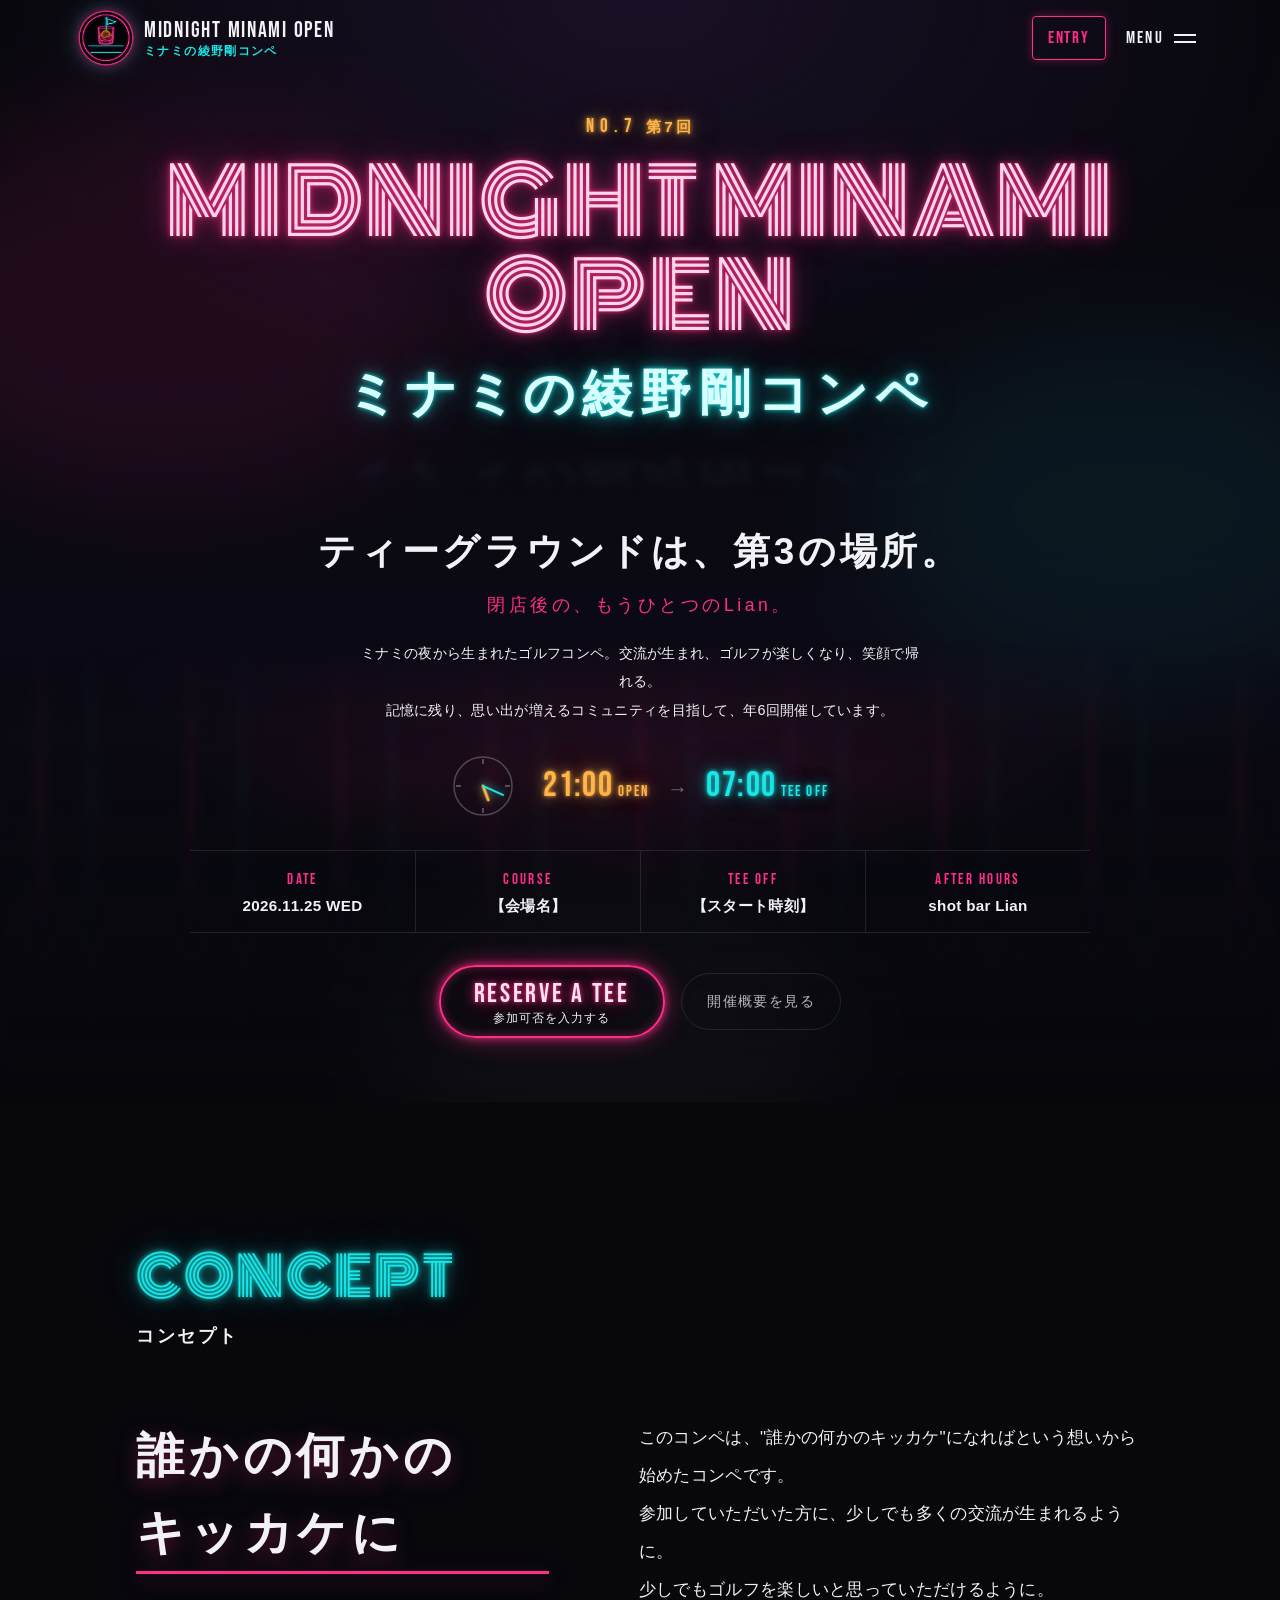
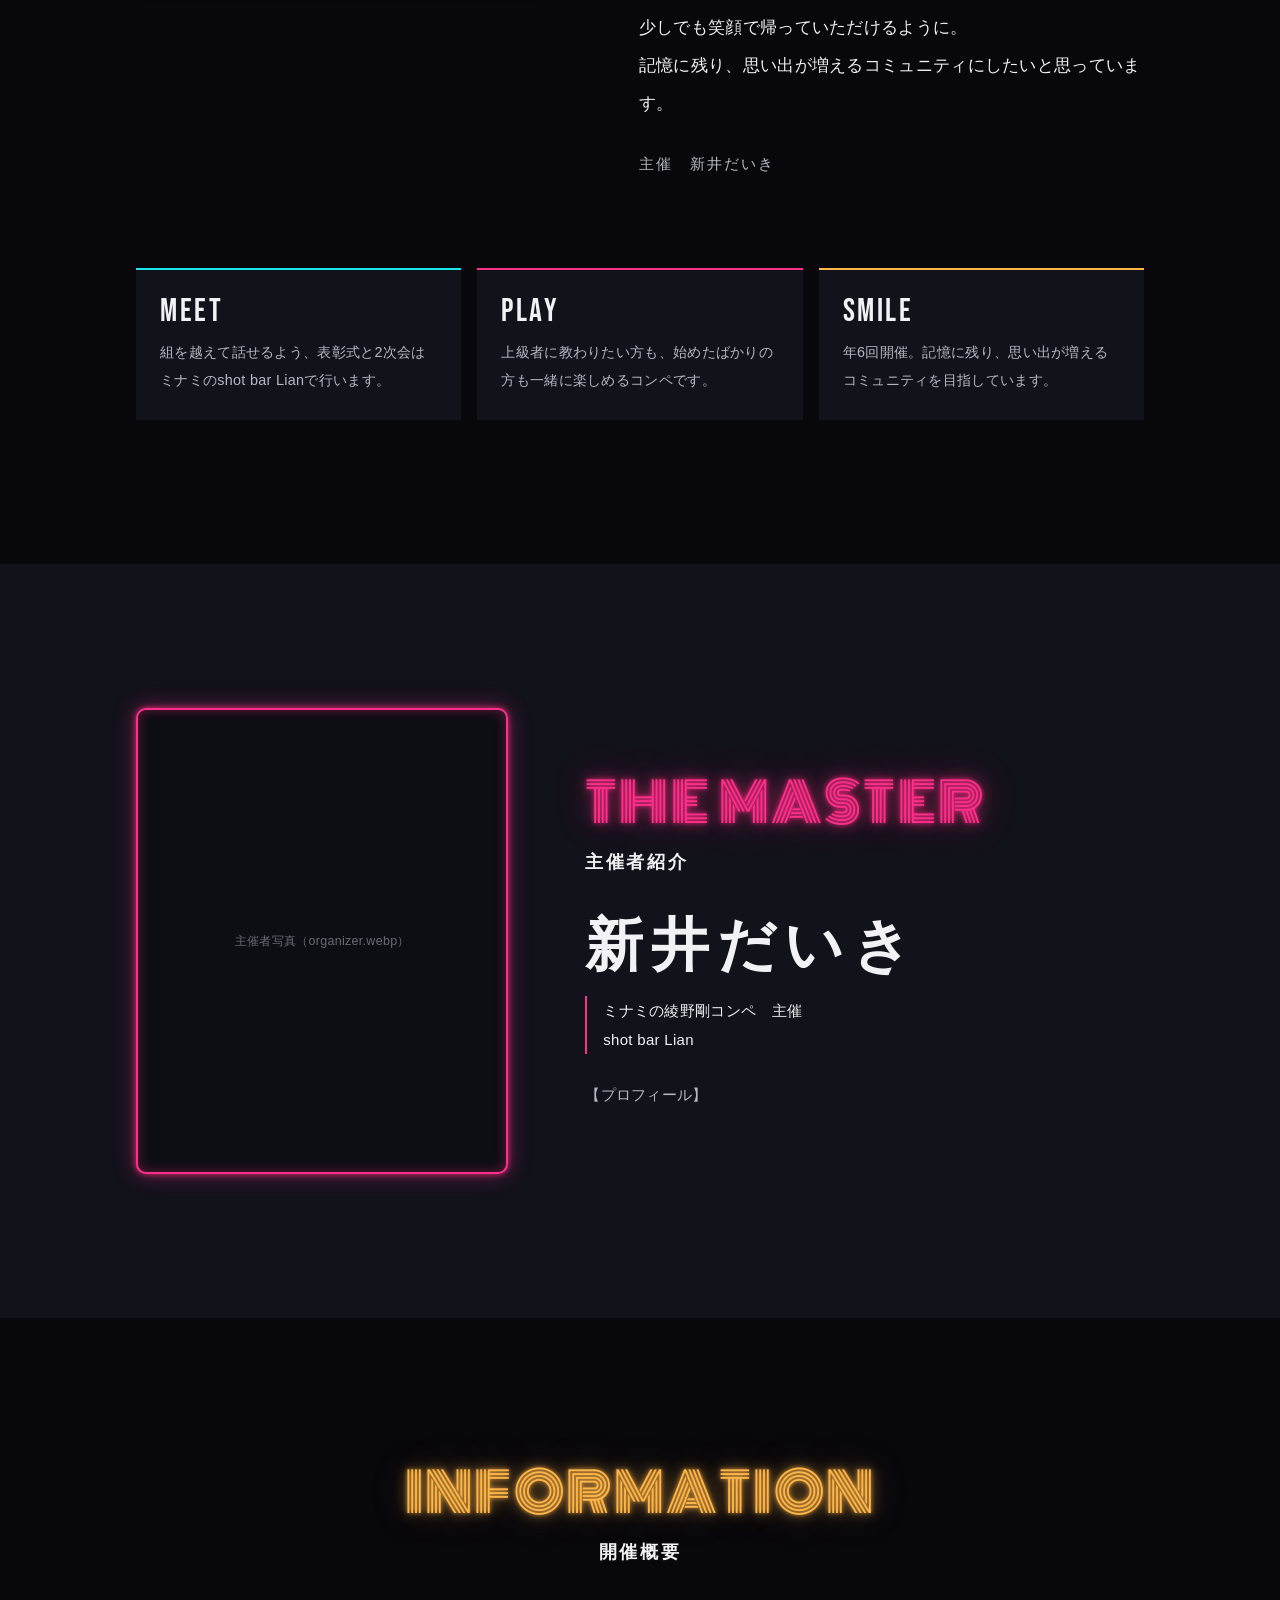
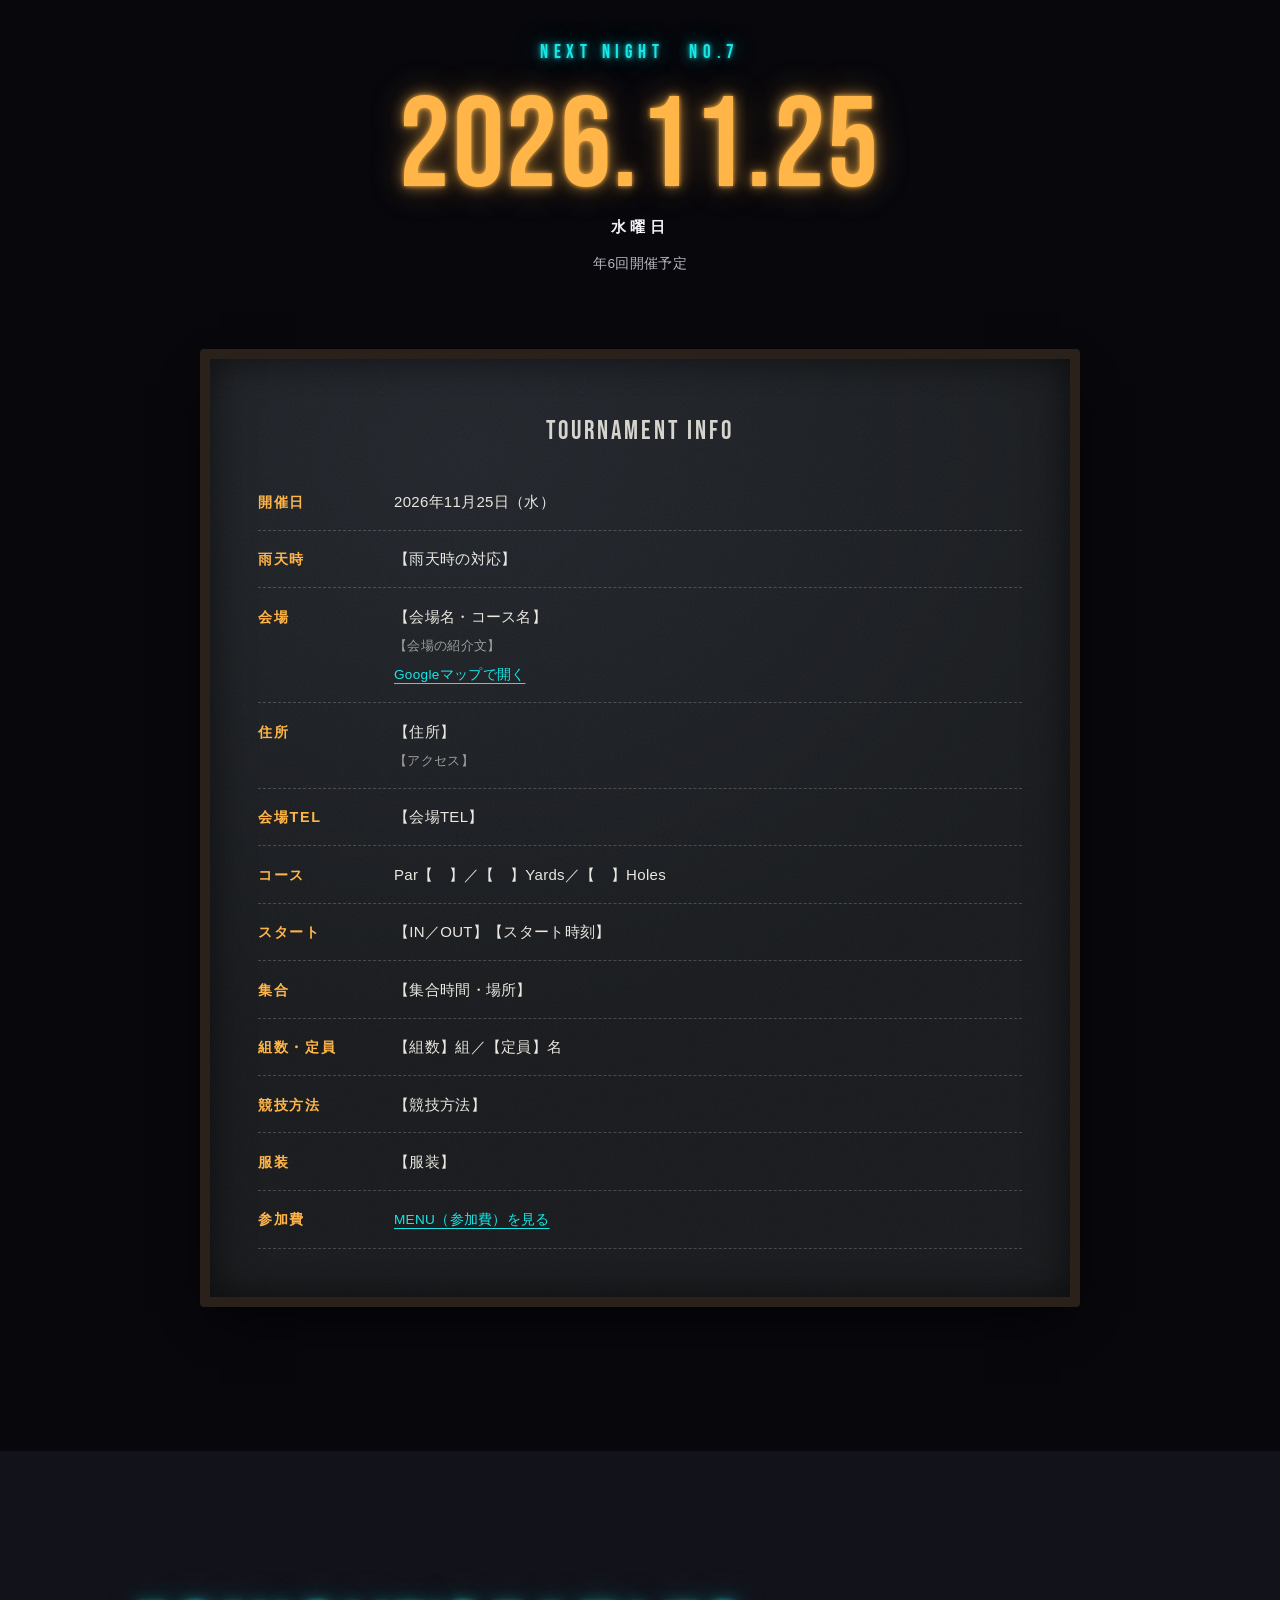
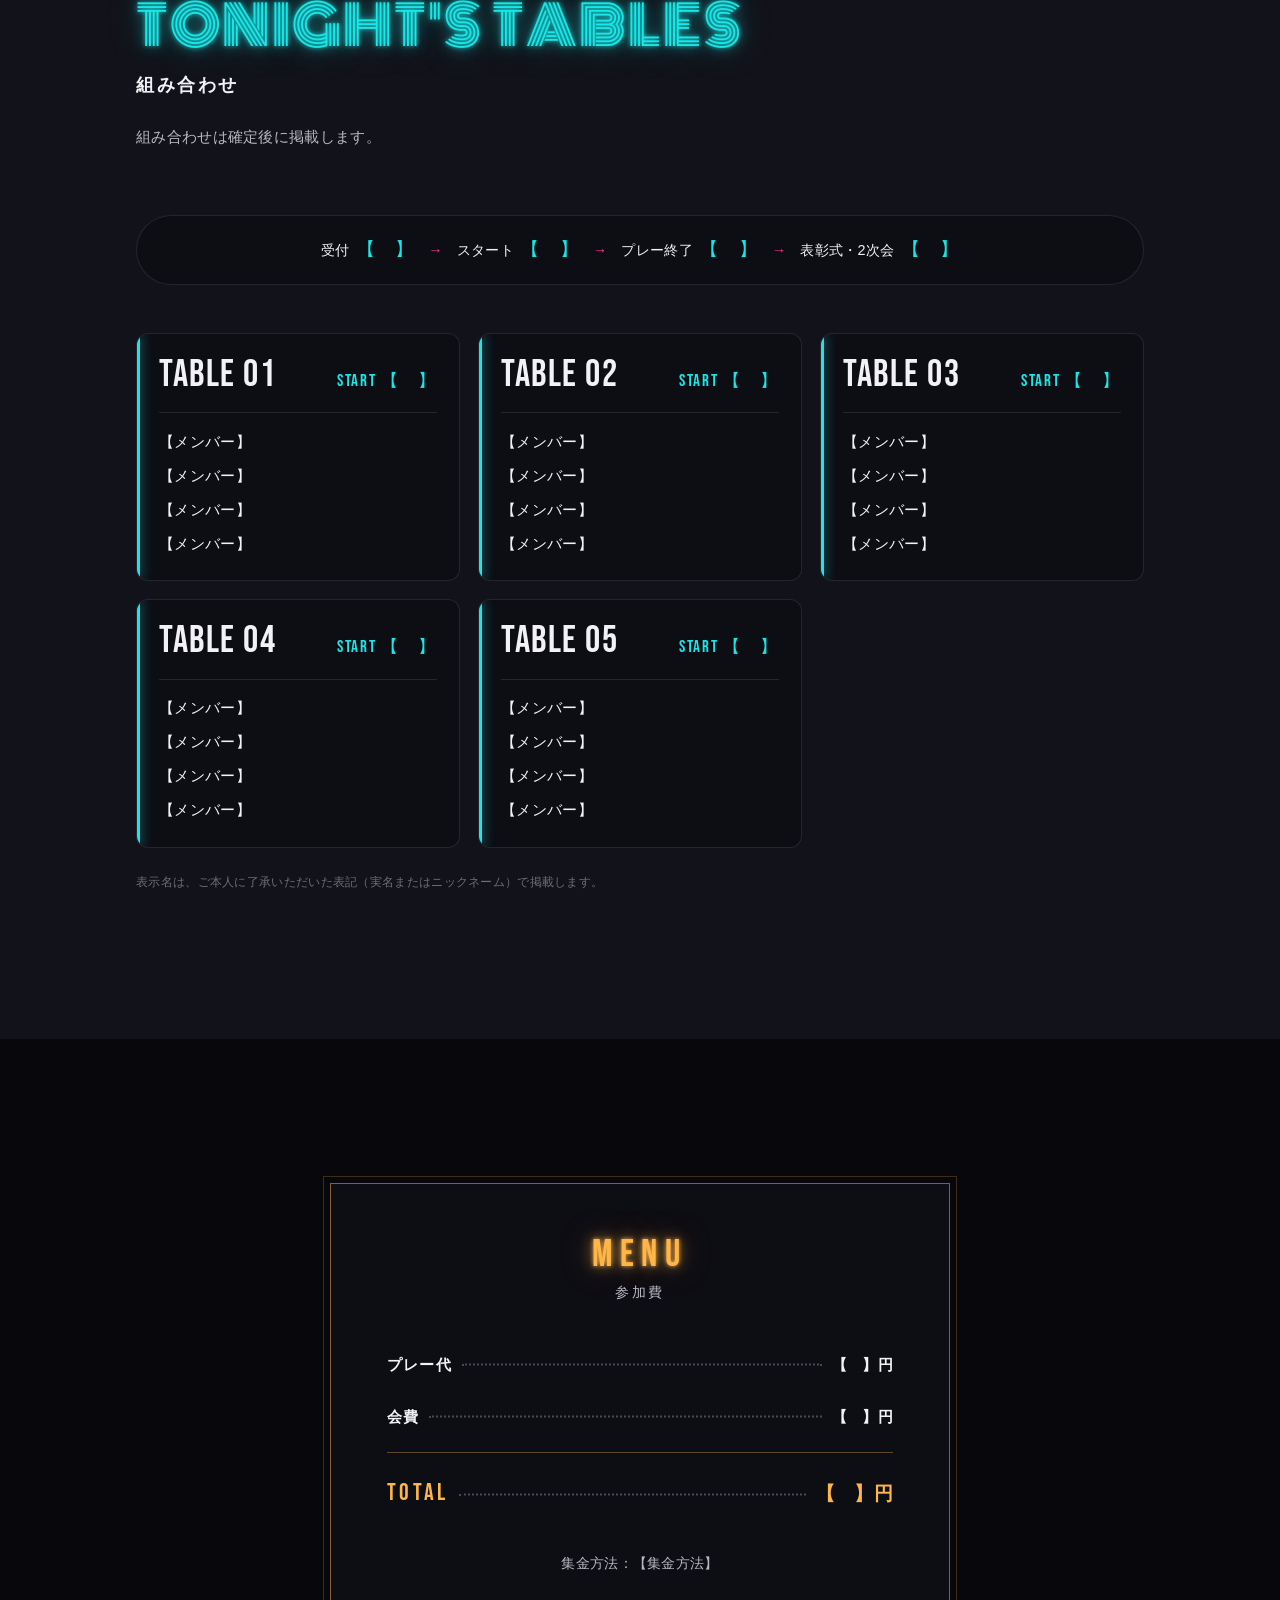
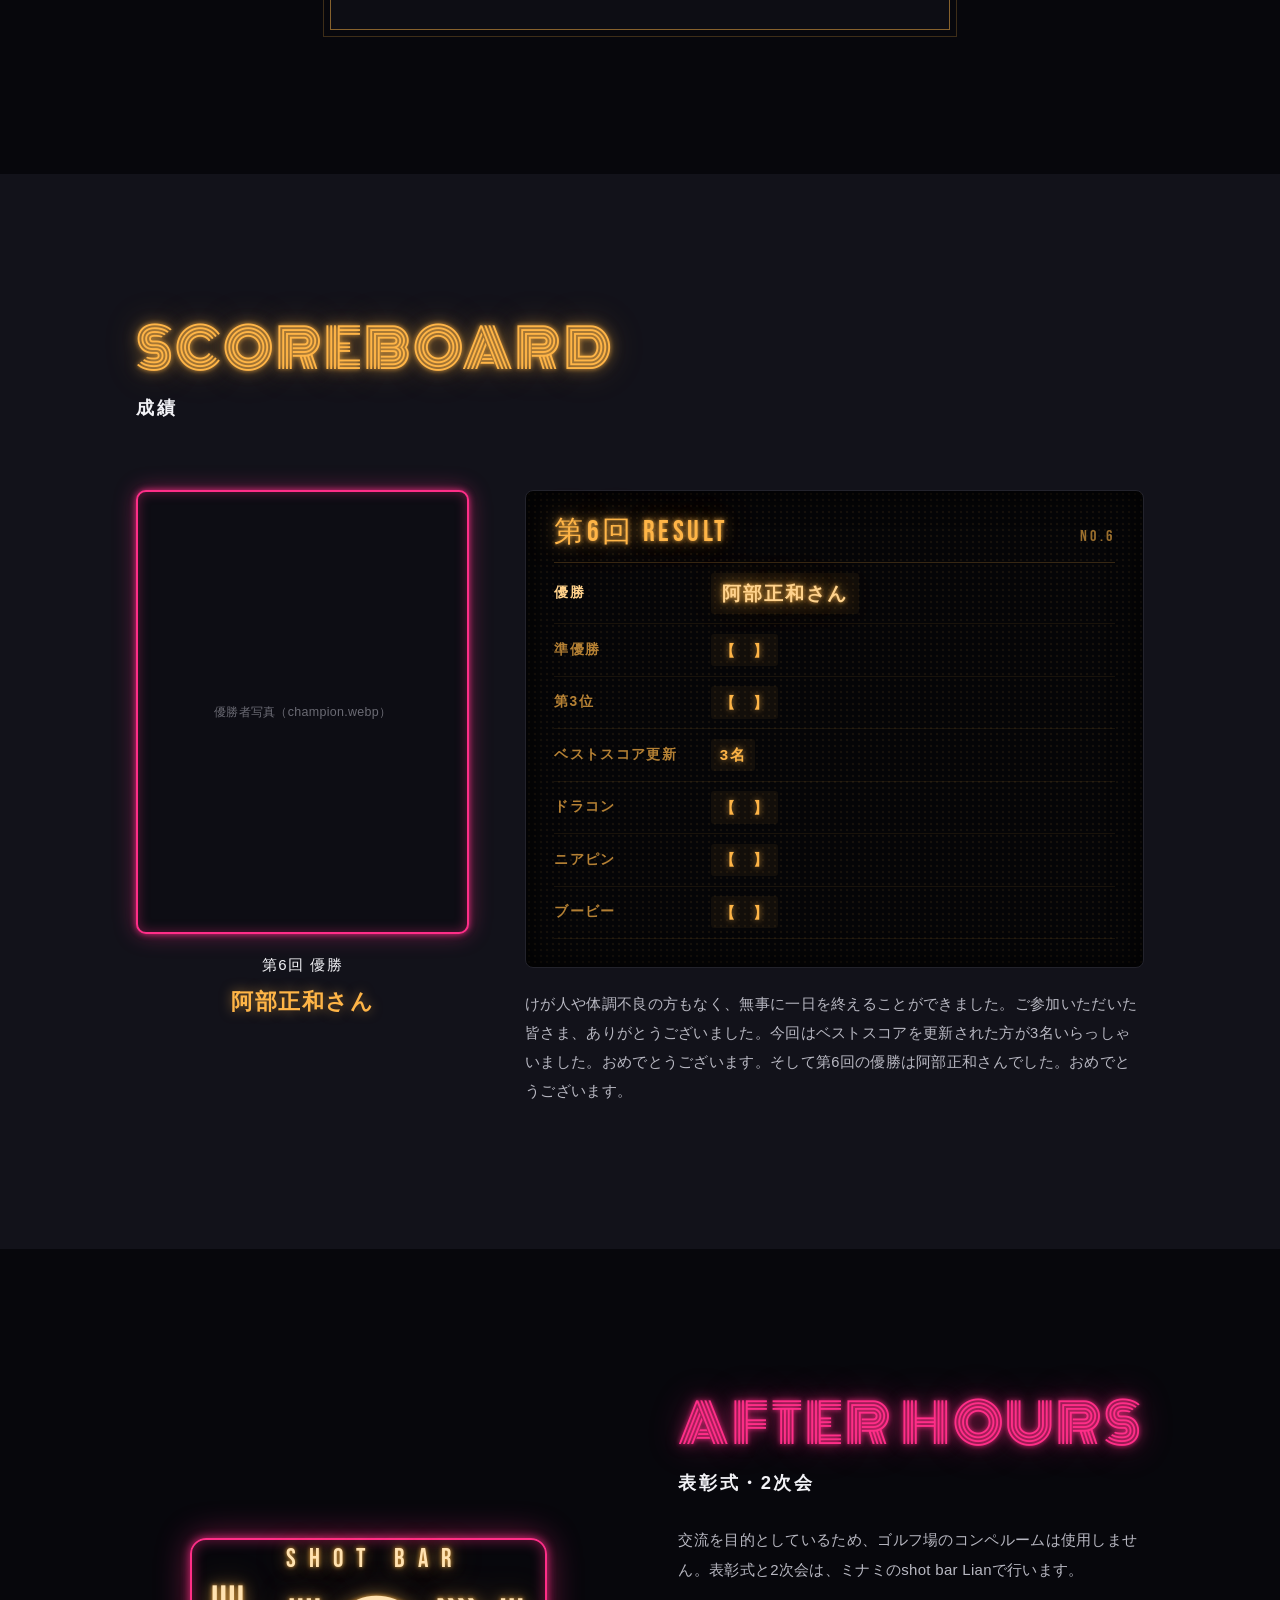
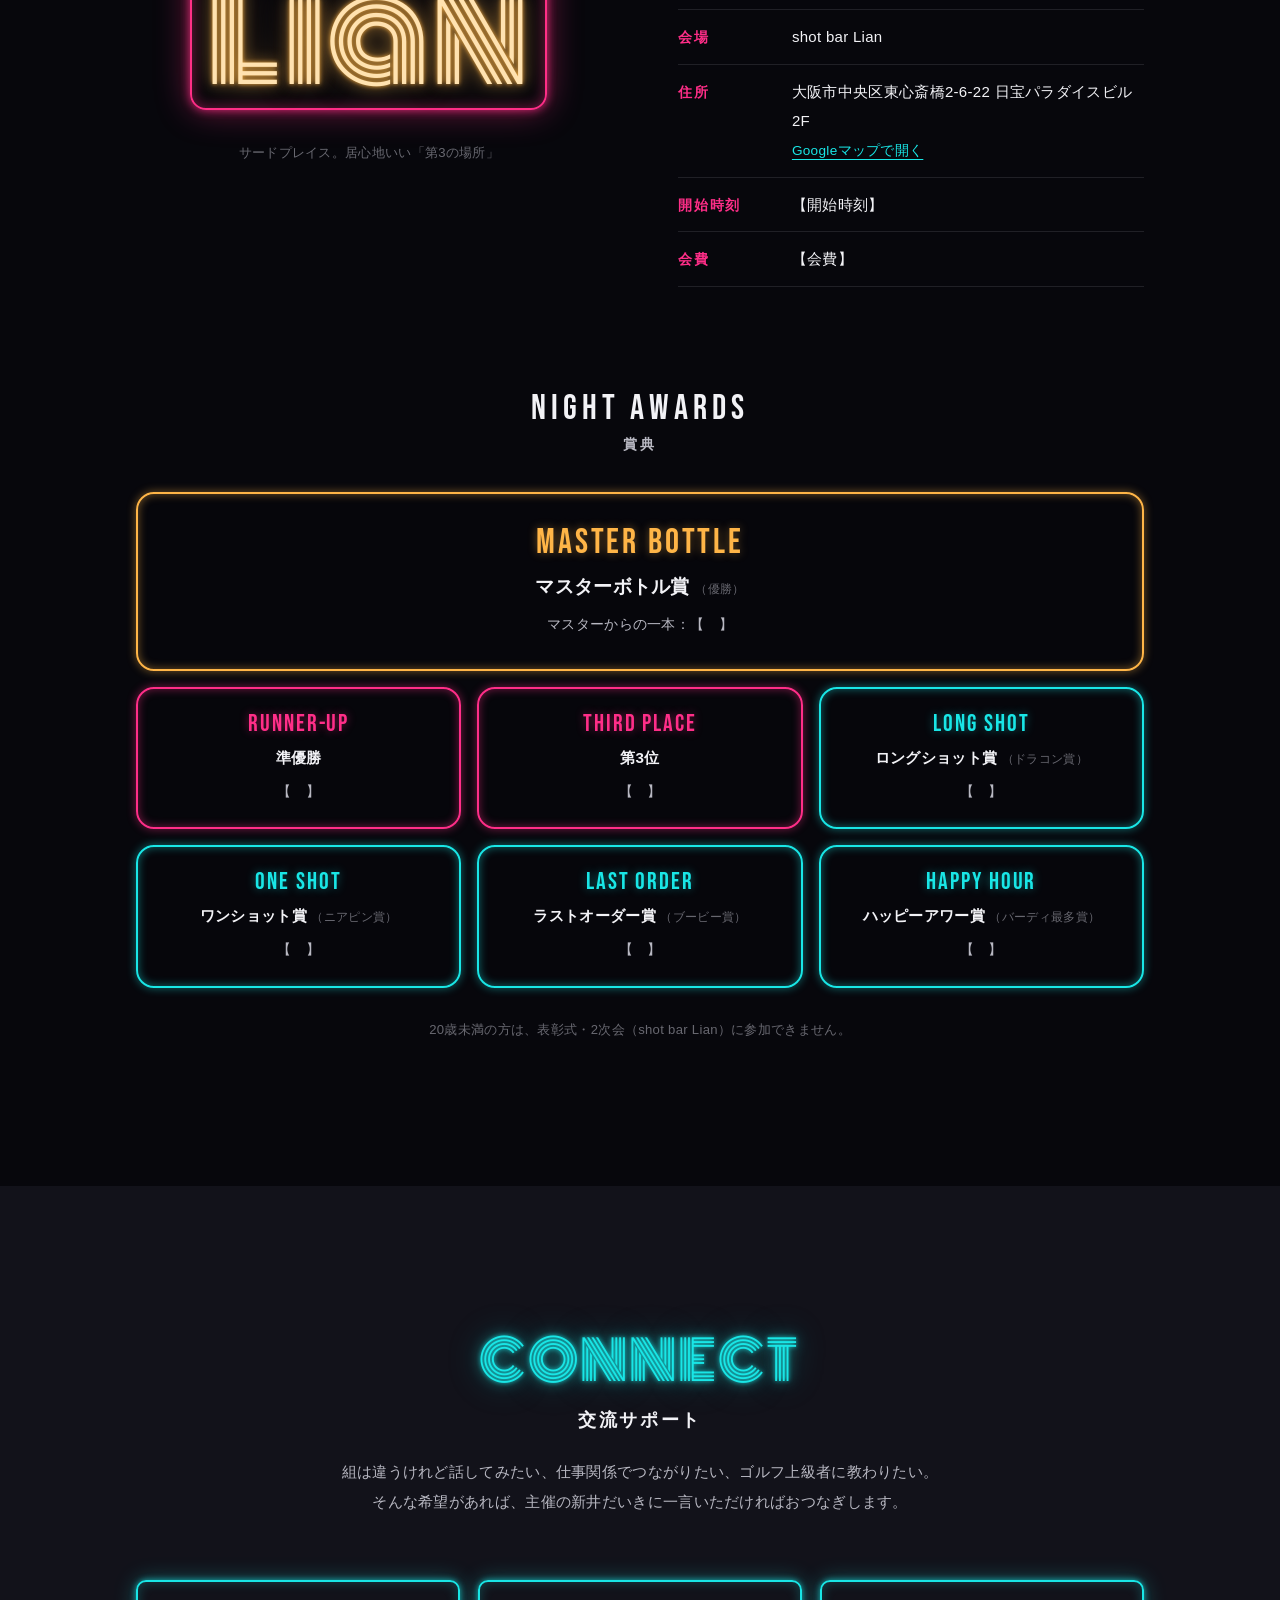
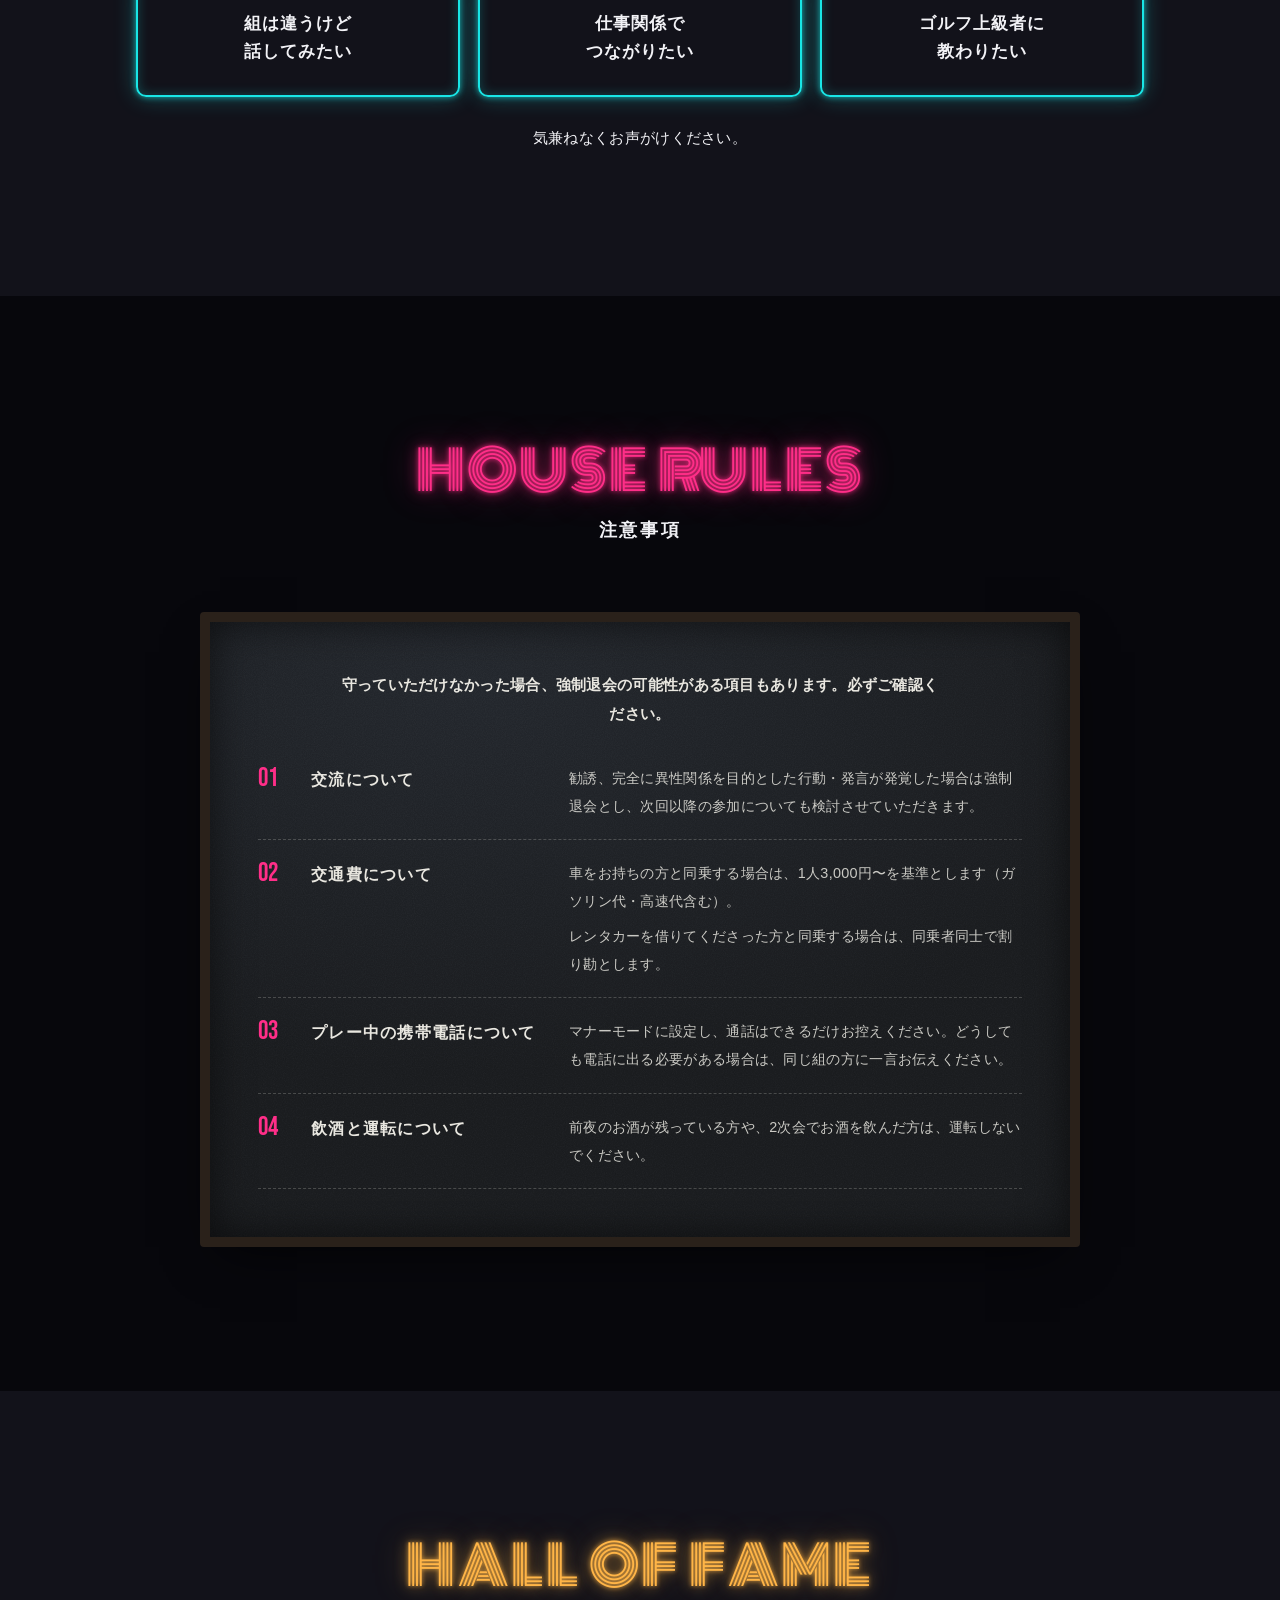
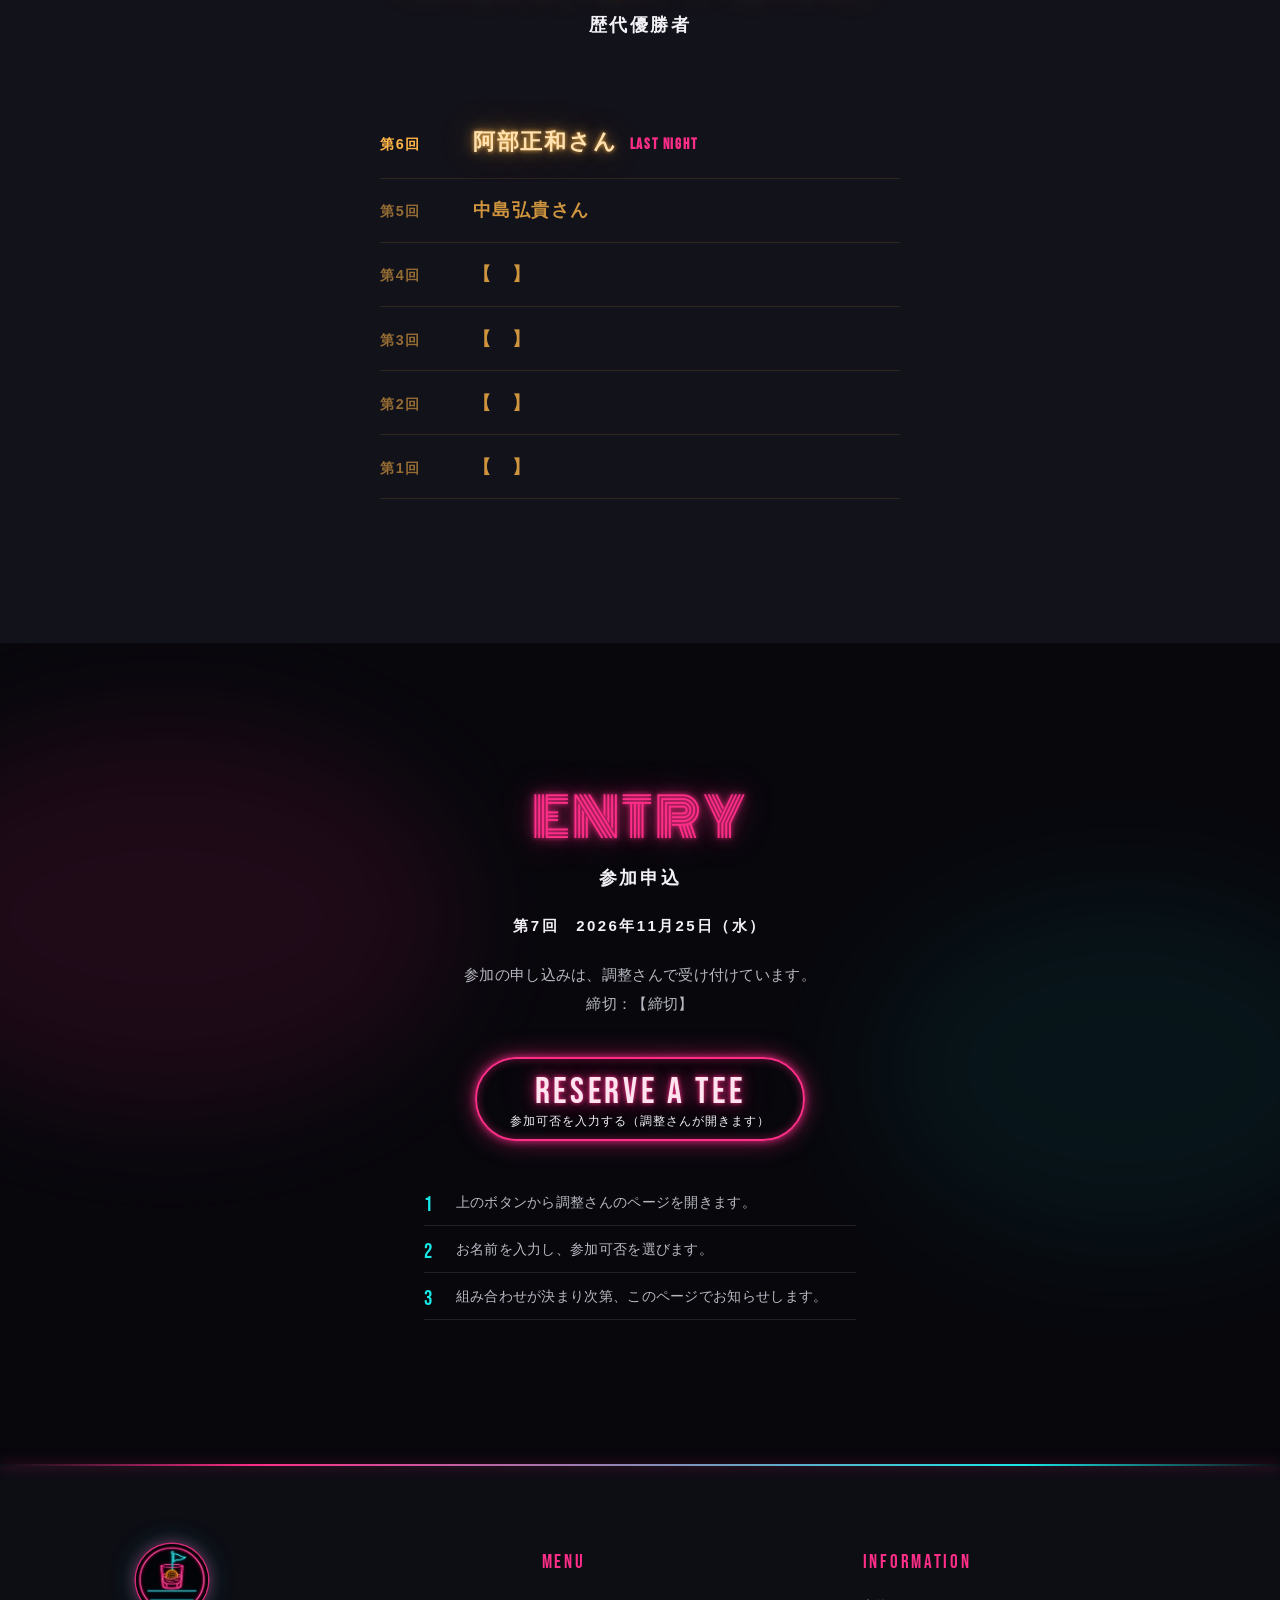
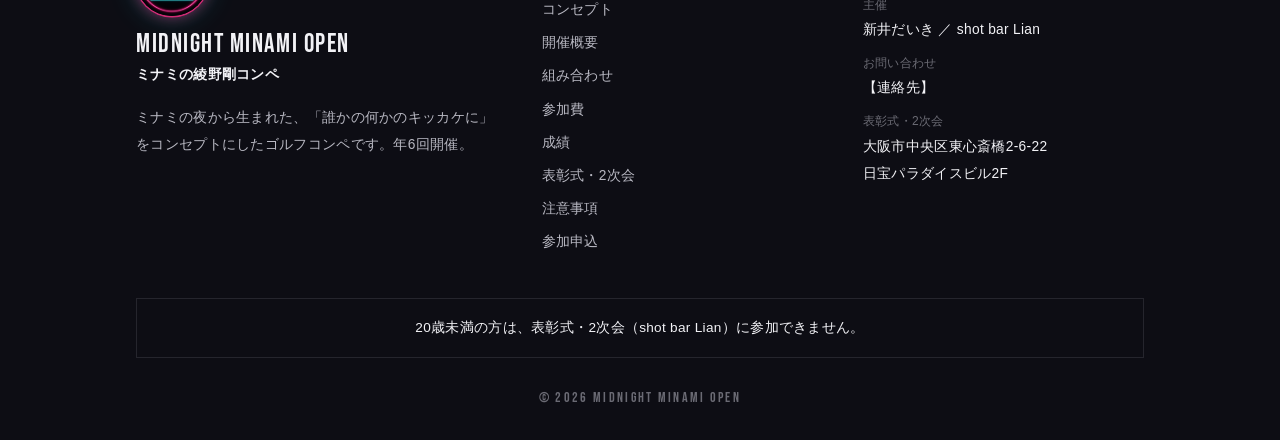
<file: type-b.html>
<!DOCTYPE html>
<html lang="ja">
<head>
<meta charset="UTF-8">
<meta name="viewport" content="width=device-width, initial-scale=1.0">
<!-- 参加者名を載せるため、検索エンジンには表示しない -->
<meta name="robots" content="noindex, nofollow">
<title>第7回 ミナミの綾野剛コンペ｜MIDNIGHT MINAMI OPEN</title>
<meta name="description" content="ミナミの夜から生まれたゴルフコンペ。第7回は2026年11月25日（水）開催。表彰式・2次会はshot bar Lianで行います。参加者募集中。">
<meta name="author" content="ミナミの綾野剛コンペ">
<link rel="canonical" href="https://minami-ayano-go.github.io/competition202611/type-b.html">

<!-- Open Graph / LINE・SNS共有用 -->
<meta property="og:type" content="website">
<meta property="og:locale" content="ja_JP">
<meta property="og:site_name" content="ミナミの綾野剛コンペ">
<meta property="og:title" content="第7回 ミナミの綾野剛コンペ｜MIDNIGHT MINAMI OPEN">
<meta property="og:description" content="ティーグラウンドは、第3の場所。2026年11月25日（水）開催。参加者募集中。">
<meta property="og:url" content="https://minami-ayano-go.github.io/competition202611/type-b.html">
<meta property="og:image" content="https://minami-ayano-go.github.io/competition202611/images/icon/ogp.png?v=20260917">
<meta property="og:image:alt" content="ミナミの綾野剛コンペ">
<meta name="twitter:card" content="summary_large_image">
<meta name="twitter:title" content="第7回 ミナミの綾野剛コンペ｜MIDNIGHT MINAMI OPEN">
<meta name="twitter:description" content="ティーグラウンドは、第3の場所。2026年11月25日（水）開催。参加者募集中。">
<meta name="twitter:image" content="https://minami-ayano-go.github.io/competition202611/images/icon/ogp.png?v=20260917">

<link rel="icon" type="image/png" href="images/icon/favicon.png?v=20260917">
<link rel="apple-touch-icon" href="images/icon/apple-touch-icon.png?v=20260917">

<link rel="preconnect" href="https://fonts.googleapis.com">
<link rel="preconnect" href="https://fonts.gstatic.com" crossorigin>
<link href="https://fonts.googleapis.com/css2?family=Bebas+Neue&family=Monoton&family=Zen+Kaku+Gothic+New:wght@400;500;700;900&display=swap" rel="stylesheet">

<style>
:root{
  --night:#07070C;
  --panel:#12121A;
  --panel-2:#0D0D14;
  --pink:#FF2E88;
  --cyan:#19E6E6;
  --amber:#FFB547;
  --text:#B8B8C2;
  --white:#F2F2F6;
  --dim:rgba(184,184,194,.55);
  --line:rgba(184,184,194,.14);
  --chalk:#E9E7E0;
  --board:#16181B;

  --neon:"Monoton",cursive;
  --en:"Bebas Neue","Arial Narrow",sans-serif;
  --jp:"Zen Kaku Gothic New","Noto Sans CJK JP","Hiragino Sans","Yu Gothic",sans-serif;

  --glow-pink:0 0 4px rgba(255,46,136,.9),0 0 14px rgba(255,46,136,.7),0 0 36px rgba(255,46,136,.45);
  --glow-cyan:0 0 4px rgba(25,230,230,.9),0 0 14px rgba(25,230,230,.6),0 0 34px rgba(25,230,230,.35);
  --glow-amber:0 0 4px rgba(255,181,71,.9),0 0 14px rgba(255,181,71,.6),0 0 34px rgba(255,181,71,.35);

  --wrap:1120px;
  --pad:clamp(20px,5vw,56px);
  --sec:clamp(88px,12vw,144px);
}

*{margin:0;padding:0;box-sizing:border-box}
html{scroll-behavior:smooth;scroll-padding-top:88px;overflow-x:hidden}
body{
  background:var(--night);color:var(--text);
  font-family:var(--jp);font-weight:400;font-size:15px;line-height:1.95;letter-spacing:.02em;
  -webkit-font-smoothing:antialiased;overflow-x:hidden;
}
a{color:inherit}
img,svg{display:block;max-width:100%}
button{font:inherit;color:inherit;background:none;border:0;cursor:pointer}
:focus-visible{outline:2px solid var(--cyan);outline-offset:3px}
.wrap{max-width:var(--wrap);margin:0 auto;padding-left:var(--pad);padding-right:var(--pad)}
.sr-only{position:absolute;width:1px;height:1px;overflow:hidden;clip:rect(0 0 0 0);white-space:nowrap}

/* ---------- 共通：セクション ---------- */
.sec{padding:var(--sec) 0;position:relative}
.sec--alt{background:var(--panel)}
.sec-head{margin-bottom:clamp(40px,6vw,64px)}
.sec-head--center{text-align:center}
.sec-en{
  font-family:var(--neon);font-weight:400;color:var(--pink);
  font-size:clamp(1.9rem,5.2vw,3.4rem);line-height:1.15;letter-spacing:.04em;
  text-shadow:var(--glow-pink);
}
.sec-en--cyan{color:var(--cyan);text-shadow:var(--glow-cyan)}
.sec-en--amber{color:var(--amber);text-shadow:var(--glow-amber)}
.sec-jp{font-family:var(--jp);font-weight:700;font-size:clamp(1rem,1.8vw,1.15rem);color:var(--white);letter-spacing:.14em;margin-top:.6rem}
.sec-lead{margin-top:1.2rem;max-width:40em}
.sec-head--center .sec-lead{margin-left:auto;margin-right:auto}
.ph-note{font-size:.78rem;color:var(--dim);margin-top:1.4rem}
.text-link{color:var(--cyan);text-underline-offset:4px;font-size:.85rem}
.text-link:hover{color:var(--white)}

/* ネオン枠 */
.neon-frame{
  border:2px solid var(--pink);border-radius:10px;
  box-shadow:0 0 6px rgba(255,46,136,.8),0 0 22px rgba(255,46,136,.4),inset 0 0 12px rgba(255,46,136,.35);
}
.neon-frame--cyan{
  border-color:var(--cyan);
  box-shadow:0 0 6px rgba(25,230,230,.7),0 0 22px rgba(25,230,230,.3),inset 0 0 12px rgba(25,230,230,.25);
}

/* 煙のぼかし */
.smoke{position:absolute;inset:0;overflow:hidden;pointer-events:none}
.smoke i{
  position:absolute;border-radius:50%;filter:blur(60px);opacity:.35;
  animation:drift 22s ease-in-out infinite alternate;
}
.smoke i:nth-child(1){width:46vw;height:30vw;left:-10vw;top:10%;background:rgba(255,46,136,.28)}
.smoke i:nth-child(2){width:40vw;height:28vw;right:-8vw;top:30%;background:rgba(25,230,230,.18);animation-duration:28s}
.smoke i:nth-child(3){width:36vw;height:22vw;left:30%;bottom:-6vw;background:rgba(184,184,194,.12);animation-duration:34s}
@keyframes drift{from{transform:translate(0,0) scale(1)}to{transform:translate(6vw,-3vw) scale(1.15)}}

/* ---------- ヘッダー ---------- */
.hdr{
  position:fixed;top:0;left:0;right:0;z-index:80;color:var(--white);
  transition:background .4s ease,border-color .4s ease;border-bottom:1px solid transparent;
}
.hdr.is-scrolled{background:rgba(7,7,12,.92);border-bottom-color:rgba(255,46,136,.35);backdrop-filter:blur(8px)}
.hdr-bar{display:flex;align-items:center;justify-content:space-between;gap:16px;min-height:76px;padding:8px 0}
.brand{display:flex;align-items:center;gap:12px;text-decoration:none;min-width:0}
.brand-mark{
  width:52px;height:52px;flex:none;border-radius:50%;
  box-shadow:0 0 0 1.5px rgba(255,46,136,.75),0 0 14px rgba(255,46,136,.55),0 0 28px rgba(25,230,230,.28);
  background:#050505;
}
.brand-mark img{width:100%;height:100%;object-fit:cover;border-radius:50%;display:block}
.brand-text{display:flex;flex-direction:column;gap:.15rem;min-width:0;line-height:1.1}
.brand-name{font-family:var(--en);font-size:1.35rem;letter-spacing:.08em;white-space:nowrap}
.brand-jp{font-size:.72rem;font-weight:700;letter-spacing:.12em;color:var(--cyan);white-space:nowrap}
.hdr-actions{display:flex;align-items:center;gap:12px}
.hdr-entry{
  font-family:var(--en);font-size:1.05rem;letter-spacing:.1em;text-decoration:none;white-space:nowrap;
  color:var(--pink);border:1.5px solid var(--pink);padding:.3em .9em .2em;border-radius:4px;
  box-shadow:0 0 10px rgba(255,46,136,.35);
}
.hdr-entry:hover{background:var(--pink);color:var(--night)}
.menu-btn{display:flex;align-items:center;gap:10px;padding:8px 4px 8px 8px;font-family:var(--en);font-size:1.05rem;letter-spacing:.14em}
.menu-btn .bars{display:grid;gap:5px}
.menu-btn .bars i{display:block;width:22px;height:2px;background:currentColor;transition:transform .35s ease}
.menu-btn[aria-expanded="true"] .bars i:first-child{transform:translateY(3.5px) rotate(45deg)}
.menu-btn[aria-expanded="true"] .bars i:last-child{transform:translateY(-3.5px) rotate(-45deg)}

.nav-overlay{
  position:fixed;inset:0;z-index:70;background:rgba(7,7,12,.97);color:var(--white);
  display:flex;align-items:center;justify-content:center;
  opacity:0;visibility:hidden;transition:opacity .35s ease,visibility .35s ease;
  overflow-y:auto;padding:96px 24px 48px;
}
.nav-overlay.is-open{opacity:1;visibility:visible}
.nav-list{list-style:none;display:grid;grid-template-columns:repeat(2,minmax(0,1fr));gap:0 56px;max-width:760px;width:100%}
.nav-list a{
  display:flex;align-items:baseline;justify-content:space-between;gap:1rem;text-decoration:none;
  padding:.75em 0;border-bottom:1px solid var(--line);transition:color .25s;
}
.nav-list .en{font-family:var(--en);font-size:1.5rem;letter-spacing:.06em;line-height:1}
.nav-list .jp{font-size:.8rem;color:var(--dim)}
.nav-list a:hover .en{color:var(--pink);text-shadow:var(--glow-pink)}
html.nav-open,html.nav-open body{overflow:hidden}

/* ---------- HERO ---------- */
.hero{
  position:relative;min-height:100svh;overflow:hidden;color:var(--white);
  background:
    radial-gradient(90% 60% at 50% 0%,#1a1026 0%,transparent 60%),
    linear-gradient(180deg,#07070C 0%,#0B0A14 58%,#07070C 100%);
  display:flex;flex-direction:column;
}
/* 濡れたアスファルトの反射 */
.asphalt{
  position:absolute;left:0;right:0;bottom:0;height:42%;pointer-events:none;
  background:
    linear-gradient(180deg,rgba(7,7,12,0) 0%,rgba(7,7,12,.2) 40%,rgba(7,7,12,.9) 100%),
    repeating-linear-gradient(90deg,transparent 0 38px,rgba(255,46,136,.10) 38px 44px,transparent 44px 90px,rgba(25,230,230,.08) 90px 94px,transparent 94px 150px);
  filter:blur(6px);
  -webkit-mask:linear-gradient(180deg,transparent 0%,#000 30%,transparent 100%);mask:linear-gradient(180deg,transparent 0%,#000 30%,transparent 100%);
}
.asphalt::before{
  content:"";position:absolute;inset:0;
  background:radial-gradient(60% 80% at 50% 0%,rgba(255,46,136,.18),transparent 70%);
}
.hero-inner{
  position:relative;z-index:2;flex:1;display:flex;flex-direction:column;justify-content:center;align-items:center;text-align:center;
  width:100%;max-width:1200px;margin:0 auto;padding:108px var(--pad) 64px;
}
.hero-edition{font-family:var(--en);font-size:1.2rem;letter-spacing:.3em;color:var(--amber);text-shadow:var(--glow-amber)}
.hero-edition span{font-family:var(--jp);font-weight:700;font-size:.95rem;letter-spacing:.2em}

/* ネオンサイン */
.sign{position:relative;margin:.6rem 0 0}
.sign-en{
  font-family:var(--neon);font-size:clamp(1.9rem,7.2vw,5.6rem);line-height:1.05;letter-spacing:.02em;
  color:rgba(255,46,136,.22);transition:color .2s;
}
.sign-jp{
  font-family:var(--jp);font-weight:900;font-size:clamp(1.5rem,4.6vw,3.2rem);letter-spacing:.14em;line-height:1.3;margin-top:.35em;
  color:rgba(25,230,230,.2);
}
.sign.is-lit .sign-en{color:#FFD6E8;text-shadow:var(--glow-pink)}
.sign.is-lit .sign-jp{color:#D8FFFF;text-shadow:var(--glow-cyan)}
.sign.is-flicker{animation:flicker 1.3s linear 1}
@keyframes flicker{
  0%{opacity:.35}12%{opacity:1}18%{opacity:.55}30%{opacity:1}58%{opacity:.8}64%{opacity:1}100%{opacity:1}
}
.sign-reflect{
  transform:scaleY(-1);opacity:.09;filter:blur(4px);margin-top:.2rem;pointer-events:none;
  -webkit-mask:linear-gradient(0deg,#000 0%,transparent 70%);mask:linear-gradient(0deg,#000 0%,transparent 70%);
  height:clamp(40px,7vw,90px);overflow:hidden;
}
.sign-reflect .sign-jp{margin-top:0}

.hero-copy{font-family:var(--jp);font-weight:900;font-size:clamp(1.35rem,3.4vw,2.3rem);letter-spacing:.1em;line-height:1.5;margin-top:.2rem}
.hero-sub{font-weight:500;font-size:clamp(.95rem,1.8vw,1.1rem);letter-spacing:.2em;color:var(--pink);margin-top:.6rem}
.hero-lead{max-width:40em;margin:1rem auto 0;font-size:.9rem;line-height:2;text-wrap:pretty}

/* 時計 */
.clock{display:flex;align-items:center;justify-content:center;gap:clamp(12px,2.4vw,28px);margin:1.8rem 0 0}
.clock-face{width:64px;height:64px;flex:none}
.clock-face circle{fill:none;stroke:rgba(184,184,194,.35);stroke-width:1.5}
.clock-face .tick{stroke:rgba(184,184,194,.5);stroke-width:1.5}
.clock-face .hand-h{stroke:var(--amber);stroke-width:3;stroke-linecap:round;filter:drop-shadow(0 0 4px rgba(255,181,71,.8))}
.clock-face .hand-m{stroke:var(--cyan);stroke-width:2;stroke-linecap:round;filter:drop-shadow(0 0 4px rgba(25,230,230,.8))}
.clock-labels{display:flex;align-items:baseline;gap:clamp(8px,1.6vw,18px);font-family:var(--en);line-height:1;flex-wrap:wrap;justify-content:center}
.clock-labels .t{font-size:clamp(1.6rem,3.4vw,2.2rem);letter-spacing:.04em}
.clock-labels .l{font-size:.95rem;letter-spacing:.14em;margin-left:.3em}
.clock-labels .open{color:var(--amber);text-shadow:var(--glow-amber)}
.clock-labels .tee{color:var(--cyan);text-shadow:var(--glow-cyan)}
.clock-labels .arrow{color:var(--dim);font-size:1.3rem}

.hero-info{
  display:grid;grid-template-columns:repeat(4,minmax(0,1fr));margin:2rem auto 2rem;width:100%;max-width:900px;
  border-top:1px solid var(--line);border-bottom:1px solid var(--line);
}
.hero-info div{padding:.9rem 12px;min-width:0}
.hero-info div+div{border-left:1px solid var(--line)}
.hero-info dt{font-family:var(--en);font-size:.95rem;letter-spacing:.16em;color:var(--pink)}
.hero-info dd{font-weight:700;font-size:.95rem;color:var(--white);line-height:1.5}

.btn-neon{
  display:inline-flex;flex-direction:column;align-items:center;text-decoration:none;line-height:1.2;
  color:#FFE3EF;border:2px solid var(--pink);border-radius:999px;padding:.75em 2.2em .7em;
  box-shadow:0 0 8px rgba(255,46,136,.8),0 0 26px rgba(255,46,136,.45),inset 0 0 10px rgba(255,46,136,.4);
  text-shadow:var(--glow-pink);transition:background .25s,color .25s;
}
.btn-neon b{font-family:var(--en);font-weight:400;font-size:1.7rem;letter-spacing:.1em}
.btn-neon small{font-size:.76rem;letter-spacing:.08em;color:var(--white);text-shadow:none}
.btn-neon:hover{background:rgba(255,46,136,.16)}
.btn-ghost{
  display:inline-flex;align-items:center;text-decoration:none;font-size:.88rem;letter-spacing:.1em;
  color:var(--text);border:1px solid var(--line);border-radius:999px;padding:1em 1.8em;
}
.btn-ghost:hover{color:var(--cyan);border-color:var(--cyan)}
.hero-cta{display:flex;flex-wrap:wrap;gap:16px;justify-content:center;align-items:center}

/* ---------- CONCEPT ---------- */
.concept-grid{display:grid;grid-template-columns:minmax(0,.9fr) minmax(0,1.1fr);gap:clamp(40px,7vw,96px);align-items:start}
.concept-title{
  display:inline;font-weight:900;font-size:clamp(1.9rem,4.4vw,3rem);line-height:1.6;letter-spacing:.1em;color:var(--white);
  background:linear-gradient(var(--pink),var(--pink)) left calc(100% - .1em)/100% 3px no-repeat;
  padding-bottom:.15em;box-decoration-break:clone;-webkit-box-decoration-break:clone;
  filter:drop-shadow(0 6px 10px rgba(255,46,136,.35));
}
.concept-lines p{font-size:clamp(.98rem,1.5vw,1.08rem);line-height:2.2;color:var(--white)}
.concept-lines .sign-off{margin-top:1.6rem;color:var(--text);letter-spacing:.14em;font-size:.92rem}
.reveal-line{opacity:0;transform:translateY(8px);transition:opacity .9s ease,transform .9s ease}
.reveal-line.is-in{opacity:1;transform:none}
.points{display:grid;grid-template-columns:repeat(3,minmax(0,1fr));gap:16px;margin-top:clamp(56px,8vw,88px)}
.point{padding:26px 24px;background:var(--panel);border-top:2px solid var(--cyan)}
.point:nth-child(2){border-top-color:var(--pink)}
.point:nth-child(3){border-top-color:var(--amber)}
.point h3{font-family:var(--en);font-weight:400;font-size:2rem;letter-spacing:.08em;line-height:1;color:var(--white)}
.point p{font-size:.9rem;margin-top:.6rem}

/* ---------- THE MASTER ---------- */
.master{display:grid;grid-template-columns:minmax(0,.8fr) minmax(0,1.2fr);gap:clamp(36px,6vw,80px);align-items:center}
.master-photo{aspect-ratio:4/5;position:relative;overflow:hidden;display:flex;align-items:center;justify-content:center;color:var(--dim);font-size:.78rem;background:var(--panel-2)}
.master-photo img{position:absolute;inset:0;width:100%;height:100%;object-fit:cover}
.master-name{font-weight:900;font-size:clamp(2.2rem,5.6vw,3.6rem);letter-spacing:.14em;line-height:1.3;color:var(--white)}
.master-titles{list-style:none;margin-top:.8rem;border-left:2px solid var(--pink);padding-left:1rem;color:var(--white)}
.master-profile{margin-top:1.6rem;max-width:36em}

/* ---------- INFORMATION（黒板） ---------- */
.next{text-align:center;margin-bottom:clamp(48px,7vw,72px)}
.next-label{font-family:var(--en);font-size:1.2rem;letter-spacing:.3em;color:var(--cyan);text-shadow:var(--glow-cyan)}
.next-date{font-family:var(--en);font-size:clamp(3.6rem,13vw,8rem);line-height:1;letter-spacing:.02em;color:var(--amber);text-shadow:var(--glow-amber);margin-top:.1em}
.next-day{font-weight:700;letter-spacing:.3em;color:var(--white)}
.next-note{font-size:.85rem;margin-top:.6rem}
.board{
  position:relative;max-width:880px;margin:0 auto;padding:clamp(24px,4vw,48px);
  background:
    url("data:image/svg+xml,%3Csvg xmlns='http://www.w3.org/2000/svg' width='200' height='200'%3E%3Cfilter id='n'%3E%3CfeTurbulence type='fractalNoise' baseFrequency='.9' numOctaves='2'/%3E%3CfeColorMatrix values='0 0 0 0 1 0 0 0 0 1 0 0 0 0 1 0 0 0 .05 0'/%3E%3C/filter%3E%3Crect width='200' height='200' filter='url(%23n)'/%3E%3C/svg%3E"),
    radial-gradient(120% 90% at 30% 10%,#20242a,var(--board) 70%);
  border:10px solid #2a211a;border-radius:4px;
  box-shadow:inset 0 0 40px rgba(0,0,0,.6),0 20px 50px -20px rgba(0,0,0,.8);
  color:var(--chalk);
}
.board-title{font-family:var(--en);font-size:1.6rem;letter-spacing:.12em;text-align:center;color:var(--chalk);opacity:.9}
.board dl{margin-top:1rem}
.board .row{display:grid;grid-template-columns:8em 1fr;gap:16px;padding:.85rem 0;border-bottom:1px dashed rgba(233,231,224,.22);align-items:baseline}
.board dt{font-weight:700;font-size:.9rem;letter-spacing:.12em;color:var(--amber)}
.board dd{font-weight:500;color:var(--chalk)}
.board dd small{display:block;font-size:.8rem;color:rgba(233,231,224,.62);margin-top:.2rem}
.board .text-link{color:var(--cyan)}

/* ---------- TONIGHT'S TABLES ---------- */
.flow{
  display:flex;flex-wrap:wrap;align-items:center;justify-content:center;gap:10px 14px;
  padding:1rem 1.2rem;margin-bottom:clamp(32px,5vw,48px);background:var(--panel-2);border:1px solid var(--line);border-radius:999px;
  font-size:.9rem;color:var(--white);
}
.flow span b{font-family:var(--en);font-weight:400;font-size:1.15rem;letter-spacing:.06em;color:var(--cyan);margin-left:.4em}
.flow .sep{color:var(--pink)}
.tables{display:grid;grid-template-columns:repeat(auto-fill,minmax(min(100%,300px),1fr));gap:18px}
.table-card{background:var(--panel-2);border:1px solid var(--line);border-radius:12px;padding:22px 22px 20px;position:relative;overflow:hidden}
.table-card::before{content:"";position:absolute;left:0;top:0;bottom:0;width:3px;background:var(--cyan);box-shadow:0 0 12px rgba(25,230,230,.8)}
.table-no{display:flex;align-items:baseline;justify-content:space-between;gap:12px}
.table-no b{font-family:var(--en);font-weight:400;font-size:2.4rem;letter-spacing:.04em;line-height:1;color:var(--white)}
.table-no span{font-family:var(--en);font-size:1.05rem;letter-spacing:.1em;color:var(--cyan)}
.table-members{list-style:none;margin-top:.9rem;border-top:1px solid var(--line);padding-top:.7rem;color:var(--white)}
.table-members li{padding:.15rem 0}
.slide-in{opacity:0;transform:translateX(-24px);transition:opacity .7s ease,transform .7s ease}
.slide-in.is-in{opacity:1;transform:none}

/* ---------- MENU ---------- */
.menu-card{
  max-width:620px;margin:0 auto;padding:clamp(28px,5vw,52px) clamp(22px,5vw,56px);
  background:var(--panel-2);border:1px solid rgba(255,181,71,.5);outline:1px solid rgba(255,181,71,.22);outline-offset:6px;
}
.menu-card-title{text-align:center;font-family:var(--en);font-size:2.4rem;letter-spacing:.2em;color:var(--amber);text-shadow:var(--glow-amber);line-height:1}
.menu-card-sub{text-align:center;font-size:.85rem;letter-spacing:.2em;margin-top:.4rem}
.menu-items{list-style:none;margin-top:2rem}
.menu-items li{display:flex;align-items:baseline;gap:10px;padding:.7rem 0;color:var(--white)}
.menu-items .name{font-weight:700;letter-spacing:.08em;white-space:nowrap}
.menu-items .dots{flex:1;border-bottom:2px dotted rgba(184,184,194,.35);transform:translateY(-.3em);min-width:24px}
.menu-items .price{font-weight:700;white-space:nowrap}
.menu-items li.total{margin-top:.6rem;border-top:1px solid rgba(255,181,71,.35);padding-top:1.1rem}
.menu-items li.total .name{font-family:var(--en);font-weight:400;font-size:1.5rem;letter-spacing:.14em;color:var(--amber)}
.menu-items li.total .price{color:var(--amber);font-size:1.2rem}
.menu-note{text-align:center;font-size:.85rem;margin-top:1.4rem}

/* ---------- SCOREBOARD ---------- */
.score-grid{display:grid;grid-template-columns:minmax(0,.7fr) minmax(0,1.3fr);gap:clamp(28px,5vw,56px);align-items:start}
.champ-photo{aspect-ratio:3/4;position:relative;overflow:hidden;display:flex;align-items:center;justify-content:center;color:var(--dim);font-size:.78rem;background:var(--panel-2)}
.champ-photo img{position:absolute;inset:0;width:100%;height:100%;object-fit:cover}
.champ-cap{text-align:center;margin-top:1rem;color:var(--white);letter-spacing:.1em}
.champ-cap b{display:block;font-weight:900;font-size:1.4rem;color:var(--amber);text-shadow:0 0 12px rgba(255,181,71,.5)}
.led{
  background:
    radial-gradient(circle,rgba(255,181,71,.07) 1px,transparent 1.6px) 0 0/6px 6px,
    #050507;
  border:1px solid #23232c;border-radius:8px;padding:clamp(18px,3vw,28px);
  box-shadow:inset 0 0 30px rgba(0,0,0,.9);
}
.led-head{display:flex;justify-content:space-between;align-items:baseline;gap:12px;border-bottom:1px solid rgba(255,181,71,.2);padding-bottom:.6rem}
.led-head b{font-family:var(--en);font-weight:400;font-size:1.8rem;letter-spacing:.12em;color:var(--amber);text-shadow:var(--glow-amber);line-height:1}
.led-head span{font-family:var(--en);font-size:1rem;letter-spacing:.2em;color:rgba(255,181,71,.6)}
.led-rows{list-style:none;perspective:600px}
.led-rows li{display:grid;grid-template-columns:9.5em 1fr;gap:14px;align-items:center;padding:.6rem 0;border-bottom:1px solid rgba(255,181,71,.08)}
.led-rows .k{font-weight:700;font-size:.86rem;letter-spacing:.1em;color:rgba(255,181,71,.7)}
.led-rows .v{
  display:inline-block;justify-self:start;font-weight:700;letter-spacing:.1em;color:var(--amber);
  text-shadow:0 0 6px rgba(255,181,71,.7);background:rgba(255,181,71,.05);padding:.1em .6em;border-radius:3px;
  transform-origin:50% 50%;
}
.led-rows li.is-top .k,.led-rows li.is-top .v{color:#FFD28C}
.led-rows li.is-top .v{font-size:1.2rem;text-shadow:var(--glow-amber)}
.flip .v{transform:rotateX(90deg);opacity:.2;transition:transform .5s cubic-bezier(.3,1.4,.5,1),opacity .5s}
.flip.is-in .v{transform:none;opacity:1}
.report{margin-top:1.4rem;font-size:.92rem}
.report-title{font-family:var(--en);font-size:1.5rem;letter-spacing:.1em;color:var(--white);margin-top:2rem}

/* ---------- NIGHT AWARDS & AFTER HOURS ---------- */
.after{display:grid;grid-template-columns:minmax(0,1fr) minmax(0,1fr);gap:clamp(36px,6vw,80px);align-items:center}
.lian-sign{display:flex;justify-content:center;padding:24px 0}
.lian{
  padding:.45em 1em .55em;border:2px solid rgba(255,46,136,.3);border-radius:16px;text-align:center;line-height:1;
  color:rgba(255,181,71,.25);
}
.lian .s{display:block;font-family:var(--en);font-size:clamp(1.2rem,2.4vw,1.6rem);letter-spacing:.5em;margin-right:-.5em;margin-bottom:.2em}
.lian .b{display:block;font-family:var(--neon);font-size:clamp(4rem,11vw,7.6rem);letter-spacing:.02em}
.lian.is-lit{
  color:#FFE2B0;border-color:var(--pink);
  text-shadow:var(--glow-amber);
  box-shadow:0 0 10px rgba(255,46,136,.8),0 0 34px rgba(255,46,136,.45),inset 0 0 14px rgba(255,46,136,.45);
  animation:flicker 1.3s linear 1;
}
.lian-copy{text-align:center;font-size:.82rem;margin-top:.4rem;color:var(--dim)}
.info{margin-top:1.6rem;border-top:1px solid var(--line)}
.info .r{display:grid;grid-template-columns:6.5em 1fr;gap:16px;padding:.75rem 0;border-bottom:1px solid var(--line);align-items:baseline}
.info dt{font-weight:700;font-size:.88rem;letter-spacing:.12em;color:var(--pink)}
.info dd{color:var(--white)}

.awards{margin-top:clamp(64px,9vw,104px)}
.awards-title{text-align:center;margin-bottom:2rem}
.awards-title b{display:block;font-family:var(--en);font-weight:400;font-size:2.2rem;letter-spacing:.14em;color:var(--white);line-height:1}
.awards-title span{font-size:.9rem;letter-spacing:.2em}
.badges{list-style:none;display:grid;grid-template-columns:repeat(3,minmax(0,1fr));gap:16px}
.badge{
  --c:var(--cyan);--g:rgba(25,230,230,.45);
  border:2px solid var(--c);border-radius:18px;padding:22px 18px;text-align:center;
  box-shadow:0 0 10px var(--g),inset 0 0 10px var(--g);background:rgba(7,7,12,.4);
}
.badge .en{font-family:var(--en);font-size:1.5rem;letter-spacing:.08em;line-height:1.1;color:var(--c);text-shadow:0 0 10px var(--g)}
.badge .jp{font-weight:700;color:var(--white);margin-top:.35rem;font-size:.95rem}
.badge .jp small{font-weight:400;color:var(--dim);font-size:.78rem}
.badge .prize{font-size:.85rem;margin-top:.4rem}
.badge--gold{--c:var(--amber);--g:rgba(255,181,71,.45);grid-column:1 / -1;padding:30px 20px}
.badge--gold .en{font-size:2.2rem}
.badge--gold .jp{font-size:1.2rem}
.badge--pink{--c:var(--pink);--g:rgba(255,46,136,.45)}
.age-note{text-align:center;font-size:.82rem;margin-top:1.8rem;color:var(--dim)}

/* ---------- CONNECT ---------- */
.connect-cards{list-style:none;display:grid;grid-template-columns:repeat(3,minmax(0,1fr));gap:18px;margin-top:2.4rem}
.connect-cards li{padding:28px 22px;text-align:center;font-weight:700;font-size:1.05rem;letter-spacing:.06em;color:var(--white);line-height:1.7}
.connect-foot{text-align:center;margin-top:1.6rem;color:var(--white)}

/* ---------- HOUSE RULES ---------- */
.rules-list{list-style:none;counter-reset:r;margin-top:1rem}
.rules-list li{counter-increment:r;display:grid;grid-template-columns:2.6em minmax(0,.7fr) minmax(0,1.3fr);gap:14px;padding:1.2rem 0;border-bottom:1px dashed rgba(233,231,224,.22)}
.rules-list li::before{content:counter(r,decimal-leading-zero);font-family:var(--en);font-size:1.6rem;line-height:1.2;color:var(--pink)}
.rules-list h3{font-weight:700;font-size:1rem;letter-spacing:.08em;color:var(--chalk)}
.rules-list p{font-size:.9rem;color:rgba(233,231,224,.85)}
.rules-list p+p{margin-top:.4rem}
.rules-lead{text-align:center;font-weight:700;color:var(--chalk);max-width:40em;margin:0 auto}

/* ---------- HALL OF FAME ---------- */
.fame{list-style:none;max-width:520px;margin:0 auto}
.fame li{display:grid;grid-template-columns:5em 1fr;gap:18px;align-items:baseline;padding:.9rem 0;border-bottom:1px solid rgba(255,181,71,.12)}
.fame .ed{font-weight:700;letter-spacing:.12em;color:rgba(255,181,71,.55);font-size:.9rem}
.fame .nm{font-weight:700;font-size:1.1rem;letter-spacing:.08em;color:rgba(255,181,71,.8)}
.fame li.is-latest .ed{color:var(--amber)}
.fame li.is-latest .nm{color:#FFE2B0;font-size:1.35rem;text-shadow:var(--glow-amber)}
.fame .tag{font-family:var(--en);font-size:.95rem;letter-spacing:.12em;color:var(--pink);margin-left:.8em;text-shadow:none}

/* ---------- ENTRY ---------- */
.entry{text-align:center;overflow:hidden}
.entry-date{font-weight:700;letter-spacing:.16em;color:var(--white);margin-top:1rem}
.entry-cta{margin-top:2.4rem}
.entry-cta .btn-neon b{font-size:2.3rem}
.entry-steps{list-style:none;max-width:30em;margin:2.4rem auto 0;text-align:left;font-size:.9rem;counter-reset:s}
.entry-steps li{counter-increment:s;padding:.55rem 0 .55rem 2.2em;position:relative;border-bottom:1px solid var(--line)}
.entry-steps li::before{content:counter(s);position:absolute;left:0;top:.35rem;font-family:var(--en);font-size:1.3rem;color:var(--cyan)}

/* ---------- FOOTER ---------- */
.footer{position:relative;background:var(--panel-2);padding:clamp(56px,8vw,80px) 0 28px}
.footer::before{content:"";position:absolute;left:0;right:0;top:0;height:2px;background:linear-gradient(90deg,transparent,var(--pink) 20%,var(--cyan) 80%,transparent);box-shadow:0 0 14px rgba(255,46,136,.6)}
.foot-grid{display:grid;grid-template-columns:minmax(0,1.3fr) minmax(0,1fr) minmax(0,1fr);gap:40px}
.foot-brand .brand-mark{width:72px;height:72px;margin-bottom:.9rem}
.foot-brand .nm{font-family:var(--en);font-size:1.6rem;letter-spacing:.06em;color:var(--white);line-height:1}
.foot-brand .jp{font-weight:700;color:var(--white);margin-top:.3rem}
.foot-brand p{font-size:.86rem;margin-top:1rem;max-width:28em}
.foot-col h4{font-family:var(--en);font-weight:400;font-size:1.2rem;letter-spacing:.14em;color:var(--pink);margin-bottom:.8rem}
.foot-col ul{list-style:none;font-size:.86rem}
.foot-col li{padding:.2rem 0}
.foot-col a{text-decoration:none}
.foot-col a:hover{color:var(--cyan)}
.foot-col dl{font-size:.86rem}
.foot-col dt{font-size:.75rem;color:var(--dim);margin-top:.5rem}
.foot-col dd{color:var(--white)}
.foot-age{margin-top:2.4rem;padding:1rem;border:1px solid var(--line);text-align:center;font-size:.85rem;color:var(--white)}
.copy{text-align:center;margin-top:1.6rem;font-family:var(--en);font-size:.9rem;letter-spacing:.16em;color:var(--dim)}

/* ---------- レスポンシブ ---------- */
@media(max-width:960px){
  .concept-grid,.master,.score-grid,.after{grid-template-columns:1fr}
  .master-photo{max-width:420px}
  .champ-photo{max-width:340px;margin:0 auto}
  .foot-grid{grid-template-columns:1fr 1fr}
  .foot-brand{grid-column:1 / -1}
  .rules-list li{grid-template-columns:2.6em 1fr}
  .rules-list li > div{grid-column:2}
}
@media(max-width:640px){
  body{font-size:14px}
  .brand-mark{width:46px;height:46px}
  .brand-name{font-size:1.1rem}
  .brand-jp{font-size:.66rem;letter-spacing:.08em}
  .menu-btn .label{display:none}
  .hero-inner{padding-top:96px}
  .hero-copy{font-size:clamp(1.05rem,5.4vw,1.35rem);letter-spacing:.04em}
  .hero-info{grid-template-columns:repeat(2,minmax(0,1fr))}
  .hero-info div:nth-child(odd){border-left:0}
  .hero-info div:nth-child(n+3){border-top:1px solid var(--line)}
  .clock{flex-direction:column;gap:10px}
  .points,.connect-cards{grid-template-columns:1fr}
  .board .row{grid-template-columns:1fr;gap:.1rem}
  .board{border-width:6px;padding:22px 16px}
  .rules-list li{grid-template-columns:2.2em 1fr;gap:10px}
  .flow{border-radius:14px;flex-direction:column;gap:2px}
  .flow .sep{transform:rotate(90deg)}
  .led-rows li{grid-template-columns:7.5em 1fr}
  .badges{grid-template-columns:1fr 1fr}
  .nav-list{grid-template-columns:1fr}
  .foot-grid{grid-template-columns:1fr}
  .btn-neon{padding:.7em 1.6em}
}
@media(max-width:380px){
  .brand-text{display:none}
  .brand-mark{width:48px;height:48px}
  .badges{grid-template-columns:1fr}
}
@media(prefers-reduced-motion:reduce){
  html{scroll-behavior:auto}
  .smoke i{animation:none}
  .reveal-line,.slide-in,.flip .v{opacity:1;transform:none;transition:none}
  .sign.is-flicker,.lian.is-lit{animation:none}
  *,*::before,*::after{transition-duration:.01ms!important}
}
</style>
</head>
<body>

<!-- ============ ヘッダー ============ -->
<header class="hdr" id="hdr">
  <div class="wrap hdr-bar">
    <a href="#top" class="brand" aria-label="MIDNIGHT MINAMI OPEN トップへ">
      <span class="brand-mark" aria-hidden="true">
        <img src="images/emblems/type-b.png" alt="" width="52" height="52">
      </span>
      <span class="brand-text">
        <span class="brand-name">MIDNIGHT MINAMI OPEN</span>
        <span class="brand-jp">ミナミの綾野剛コンペ</span>
      </span>
    </a>
    <div class="hdr-actions">
      <a href="#entry" class="hdr-entry">ENTRY</a>
      <button type="button" class="menu-btn" id="menuBtn" aria-expanded="false" aria-controls="navOverlay">
        <span class="label">MENU</span><span class="bars" aria-hidden="true"><i></i><i></i></span>
        <span class="sr-only">メニューを開閉</span>
      </button>
    </div>
  </div>
</header>

<nav class="nav-overlay" id="navOverlay" aria-label="サイトメニュー">
  <ul class="nav-list">
    <li><a href="#concept"><span class="en">CONCEPT</span><span class="jp">コンセプト</span></a></li>
    <li><a href="#master"><span class="en">THE MASTER</span><span class="jp">主催者紹介</span></a></li>
    <li><a href="#information"><span class="en">INFORMATION</span><span class="jp">開催概要</span></a></li>
    <li><a href="#tables"><span class="en">TONIGHT'S TABLES</span><span class="jp">組み合わせ</span></a></li>
    <li><a href="#menu"><span class="en">MENU</span><span class="jp">参加費</span></a></li>
    <li><a href="#scoreboard"><span class="en">SCOREBOARD</span><span class="jp">成績</span></a></li>
    <li><a href="#after-hours"><span class="en">AWARDS &amp; AFTER HOURS</span><span class="jp">表彰式・2次会</span></a></li>
    <li><a href="#connect"><span class="en">CONNECT</span><span class="jp">交流サポート</span></a></li>
    <li><a href="#rules"><span class="en">HOUSE RULES</span><span class="jp">注意事項</span></a></li>
    <li><a href="#fame"><span class="en">HALL OF FAME</span><span class="jp">歴代優勝者</span></a></li>
    <li><a href="#entry"><span class="en">ENTRY</span><span class="jp">参加申込</span></a></li>
  </ul>
</nav>

<main>

<!-- ============ HERO ============ -->
<section class="hero" id="top">
  <div class="smoke" aria-hidden="true"><i></i><i></i><i></i></div>
  <div class="asphalt" aria-hidden="true"></div>

  <div class="hero-inner">
    <p class="hero-edition">NO.7 <span>第7回</span></p>

    <div class="sign" id="sign">
      <p class="sign-en">MIDNIGHT MINAMI OPEN</p>
      <p class="sign-jp">ミナミの綾野剛コンペ</p>
    </div>
    <div class="sign sign-reflect" id="signReflect" aria-hidden="true">
      <p class="sign-jp">ミナミの綾野剛コンペ</p>
    </div>

    <h1 class="hero-copy">ティーグラウンドは、第3の場所。</h1>
    <p class="hero-sub">閉店後の、もうひとつのLian。</p>
    <p class="hero-lead">ミナミの夜から生まれたゴルフコンペ。交流が生まれ、ゴルフが楽しくなり、笑顔で帰れる。<br>記憶に残り、思い出が増えるコミュニティを目指して、年6回開催しています。</p>

    <div class="clock">
      <svg class="clock-face" viewBox="0 0 64 64" aria-hidden="true">
        <circle cx="32" cy="32" r="29"/>
        <line class="tick" x1="32" y1="5" x2="32" y2="10"/><line class="tick" x1="59" y1="32" x2="54" y2="32"/>
        <line class="tick" x1="32" y1="59" x2="32" y2="54"/><line class="tick" x1="5" y1="32" x2="10" y2="32"/>
        <line class="hand-h" id="handH" x1="32" y1="32" x2="32" y2="17"/>
        <line class="hand-m" id="handM" x1="32" y1="32" x2="32" y2="10"/>
      </svg>
      <p class="clock-labels">
        <span class="open"><span class="t">21:00</span><span class="l">OPEN</span></span>
        <span class="arrow" aria-label="から">→</span>
        <span class="tee"><span class="t">07:00</span><span class="l">TEE OFF</span></span>
      </p>
    </div>

    <dl class="hero-info">
      <div><dt>DATE</dt><dd>2026.11.25 WED</dd></div>
      <div><dt>COURSE</dt><dd>【会場名】</dd></div>
      <div><dt>TEE OFF</dt><dd>【スタート時刻】</dd></div>
      <div><dt>AFTER HOURS</dt><dd>shot bar Lian</dd></div>
    </dl>

    <div class="hero-cta">
      <a href="#entry" class="btn-neon"><b>RESERVE A TEE</b><small>参加可否を入力する</small></a>
      <a href="#information" class="btn-ghost">開催概要を見る</a>
    </div>
  </div>
</section>

<!-- ============ CONCEPT ============ -->
<section class="sec" id="concept">
  <div class="wrap">
    <div class="sec-head">
      <h2 class="sec-en sec-en--cyan">CONCEPT</h2>
      <p class="sec-jp">コンセプト</p>
    </div>
    <div class="concept-grid">
      <p class="concept-title">誰かの何かの<br>キッカケに</p>
      <div class="concept-lines">
        <p class="reveal-line">このコンペは、"誰かの何かのキッカケ"になればという想いから始めたコンペです。</p>
        <p class="reveal-line">参加していただいた方に、少しでも多くの交流が生まれるように。</p>
        <p class="reveal-line">少しでもゴルフを楽しいと思っていただけるように。</p>
        <p class="reveal-line">少しでも笑顔で帰っていただけるように。</p>
        <p class="reveal-line">記憶に残り、思い出が増えるコミュニティにしたいと思っています。</p>
        <p class="reveal-line sign-off">主催　新井だいき</p>
      </div>
    </div>
    <div class="points">
      <div class="point"><h3>MEET</h3><p>組を越えて話せるよう、表彰式と2次会はミナミのshot bar Lianで行います。</p></div>
      <div class="point"><h3>PLAY</h3><p>上級者に教わりたい方も、始めたばかりの方も一緒に楽しめるコンペです。</p></div>
      <div class="point"><h3>SMILE</h3><p>年6回開催。記憶に残り、思い出が増えるコミュニティを目指しています。</p></div>
    </div>
  </div>
</section>

<!-- ============ THE MASTER ============ -->
<section class="sec sec--alt" id="master">
  <div class="wrap">
    <div class="master">
      <div class="master-photo neon-frame">
        主催者写真（organizer.webp）
        <!-- 入手後：<img src="images/toppage/organizer.webp?v=20260917" alt="主催 新井だいき"> -->
      </div>
      <div>
        <div class="sec-head" style="margin-bottom:28px">
          <h2 class="sec-en">THE MASTER</h2>
          <p class="sec-jp">主催者紹介</p>
        </div>
        <p class="master-name">新井だいき</p>
        <ul class="master-titles">
          <li>ミナミの綾野剛コンペ　主催</li>
          <li>shot bar Lian</li>
        </ul>
        <p class="master-profile">【プロフィール】</p>
      </div>
    </div>
  </div>
</section>

<!-- ============ INFORMATION ============ -->
<section class="sec" id="information">
  <div class="wrap">
    <div class="sec-head sec-head--center">
      <h2 class="sec-en sec-en--amber">INFORMATION</h2>
      <p class="sec-jp">開催概要</p>
    </div>

    <div class="next">
      <p class="next-label">NEXT NIGHT　No.7</p>
      <p class="next-date">2026.11.25</p>
      <p class="next-day">水曜日</p>
      <p class="next-note">年6回開催予定</p>
    </div>

    <div class="board">
      <p class="board-title">TOURNAMENT INFO</p>
      <dl>
        <div class="row"><dt>開催日</dt><dd>2026年11月25日（水）</dd></div>
        <div class="row"><dt>雨天時</dt><dd>【雨天時の対応】</dd></div>
        <div class="row"><dt>会場</dt><dd>【会場名・コース名】<small>【会場の紹介文】</small><small><a class="text-link" href="【会場のGoogleマップURL】" target="_blank" rel="noopener noreferrer">Googleマップで開く</a></small></dd></div>
        <div class="row"><dt>住所</dt><dd>【住所】<small>【アクセス】</small></dd></div>
        <div class="row"><dt>会場TEL</dt><dd>【会場TEL】</dd></div>
        <div class="row"><dt>コース</dt><dd>Par【　】／【　】Yards／【　】Holes</dd></div>
        <div class="row"><dt>スタート</dt><dd>【IN／OUT】【スタート時刻】</dd></div>
        <div class="row"><dt>集合</dt><dd>【集合時間・場所】</dd></div>
        <div class="row"><dt>組数・定員</dt><dd>【組数】組／【定員】名</dd></div>
        <div class="row"><dt>競技方法</dt><dd>【競技方法】</dd></div>
        <div class="row"><dt>服装</dt><dd>【服装】</dd></div>
        <div class="row"><dt>参加費</dt><dd><a class="text-link" href="#menu">MENU（参加費）を見る</a></dd></div>
      </dl>
    </div>
  </div>
</section>

<!-- ============ TONIGHT'S TABLES ============ -->
<section class="sec sec--alt" id="tables">
  <div class="wrap">
    <div class="sec-head">
      <h2 class="sec-en sec-en--cyan">TONIGHT'S TABLES</h2>
      <p class="sec-jp">組み合わせ</p>
      <p class="sec-lead">組み合わせは確定後に掲載します。</p>
    </div>

    <p class="flow">
      <span>受付<b>【　】</b></span><span class="sep" aria-hidden="true">→</span>
      <span>スタート<b>【　】</b></span><span class="sep" aria-hidden="true">→</span>
      <span>プレー終了<b>【　】</b></span><span class="sep" aria-hidden="true">→</span>
      <span>表彰式・2次会<b>【　】</b></span>
    </p>

    <!-- 組を増やす場合は .table-card を追加する -->
    <div class="tables">
      <div class="table-card slide-in"><p class="table-no"><b>TABLE 01</b><span>START 【　】</span></p><ul class="table-members"><li>【メンバー】</li><li>【メンバー】</li><li>【メンバー】</li><li>【メンバー】</li></ul></div>
      <div class="table-card slide-in"><p class="table-no"><b>TABLE 02</b><span>START 【　】</span></p><ul class="table-members"><li>【メンバー】</li><li>【メンバー】</li><li>【メンバー】</li><li>【メンバー】</li></ul></div>
      <div class="table-card slide-in"><p class="table-no"><b>TABLE 03</b><span>START 【　】</span></p><ul class="table-members"><li>【メンバー】</li><li>【メンバー】</li><li>【メンバー】</li><li>【メンバー】</li></ul></div>
      <div class="table-card slide-in"><p class="table-no"><b>TABLE 04</b><span>START 【　】</span></p><ul class="table-members"><li>【メンバー】</li><li>【メンバー】</li><li>【メンバー】</li><li>【メンバー】</li></ul></div>
      <div class="table-card slide-in"><p class="table-no"><b>TABLE 05</b><span>START 【　】</span></p><ul class="table-members"><li>【メンバー】</li><li>【メンバー】</li><li>【メンバー】</li><li>【メンバー】</li></ul></div>
    </div>
    <p class="ph-note">表示名は、ご本人に了承いただいた表記（実名またはニックネーム）で掲載します。</p>
  </div>
</section>

<!-- ============ MENU ============ -->
<section class="sec" id="menu">
  <div class="wrap">
    <h2 class="sr-only">参加費</h2>
    <div class="menu-card">
      <p class="menu-card-title">MENU</p>
      <p class="menu-card-sub">参加費</p>
      <ul class="menu-items">
        <li><span class="name">プレー代</span><span class="dots" aria-hidden="true"></span><span class="price">【　】円</span></li>
        <li><span class="name">会費</span><span class="dots" aria-hidden="true"></span><span class="price">【　】円</span></li>
        <li class="total"><span class="name">TOTAL</span><span class="dots" aria-hidden="true"></span><span class="price">【　】円</span></li>
      </ul>
      <p class="menu-note">集金方法：【集金方法】</p>
    </div>
  </div>
</section>

<!-- ============ SCOREBOARD ============ -->
<section class="sec sec--alt" id="scoreboard">
  <div class="wrap">
    <div class="sec-head">
      <h2 class="sec-en sec-en--amber">SCOREBOARD</h2>
      <p class="sec-jp">成績</p>
    </div>
    <div class="score-grid">
      <figure>
        <div class="champ-photo neon-frame">優勝者写真（champion.webp）<!-- <img src="images/champion/champion.webp?v=20260917" alt="第6回 優勝 阿部正和さん"> --></div>
        <figcaption class="champ-cap">第6回 優勝<b>阿部正和さん</b></figcaption>
      </figure>
      <div>
        <div class="led">
          <div class="led-head"><b>第6回 RESULT</b><span>NO.6</span></div>
          <ul class="led-rows flip" id="ledRows">
            <li class="is-top"><span class="k">優勝</span><span class="v">阿部正和さん</span></li>
            <li><span class="k">準優勝</span><span class="v">【　】</span></li>
            <li><span class="k">第3位</span><span class="v">【　】</span></li>
            <li><span class="k">ベストスコア更新</span><span class="v">3名</span></li>
            <li><span class="k">ドラコン</span><span class="v">【　】</span></li>
            <li><span class="k">ニアピン</span><span class="v">【　】</span></li>
            <li><span class="k">ブービー</span><span class="v">【　】</span></li>
          </ul>
        </div>
        <p class="report">けが人や体調不良の方もなく、無事に一日を終えることができました。ご参加いただいた皆さま、ありがとうございました。今回はベストスコアを更新された方が3名いらっしゃいました。おめでとうございます。そして第6回の優勝は阿部正和さんでした。おめでとうございます。</p>
      </div>
    </div>
  </div>
</section>

<!-- ============ NIGHT AWARDS & AFTER HOURS ============ -->
<section class="sec" id="after-hours">
  <div class="wrap">
    <div class="after">
      <div>
        <div class="lian-sign" aria-hidden="true">
          <div class="lian" id="lian"><span class="s">SHOT BAR</span><span class="b">Lian</span></div>
        </div>
        <p class="lian-copy">サードプレイス。居心地いい「第3の場所」</p>
      </div>
      <div>
        <div class="sec-head" style="margin-bottom:24px">
          <h2 class="sec-en">AFTER HOURS</h2>
          <p class="sec-jp">表彰式・2次会</p>
        </div>
        <p>交流を目的としているため、ゴルフ場のコンペルームは使用しません。表彰式と2次会は、ミナミのshot bar Lianで行います。</p>
        <dl class="info">
          <div class="r"><dt>会場</dt><dd>shot bar Lian</dd></div>
          <div class="r"><dt>住所</dt><dd>大阪市中央区東心斎橋2-6-22 日宝パラダイスビル2F<br><a class="text-link" href="https://www.google.com/maps/search/?api=1&amp;query=%E5%A4%A7%E9%98%AA%E5%B8%82%E4%B8%AD%E5%A4%AE%E5%8C%BA%E6%9D%B1%E5%BF%83%E6%96%8E%E6%A9%8B2-6-22+%E6%97%A5%E5%AE%9D%E3%83%91%E3%83%A9%E3%83%80%E3%82%A4%E3%82%B9%E3%83%93%E3%83%AB" target="_blank" rel="noopener noreferrer">Googleマップで開く</a></dd></div>
          <div class="r"><dt>開始時刻</dt><dd>【開始時刻】</dd></div>
          <div class="r"><dt>会費</dt><dd>【会費】</dd></div>
        </dl>
      </div>
    </div>

    <div class="awards">
      <h3 class="awards-title"><b>NIGHT AWARDS</b><span>賞典</span></h3>
      <ul class="badges">
        <li class="badge badge--gold"><p class="en">MASTER BOTTLE</p><p class="jp">マスターボトル賞 <small>（優勝）</small></p><p class="prize">マスターからの一本：【　】</p></li>
        <li class="badge badge--pink"><p class="en">RUNNER-UP</p><p class="jp">準優勝</p><p class="prize">【　】</p></li>
        <li class="badge badge--pink"><p class="en">THIRD PLACE</p><p class="jp">第3位</p><p class="prize">【　】</p></li>
        <li class="badge"><p class="en">LONG SHOT</p><p class="jp">ロングショット賞 <small>（ドラコン賞）</small></p><p class="prize">【　】</p></li>
        <li class="badge"><p class="en">ONE SHOT</p><p class="jp">ワンショット賞 <small>（ニアピン賞）</small></p><p class="prize">【　】</p></li>
        <li class="badge"><p class="en">LAST ORDER</p><p class="jp">ラストオーダー賞 <small>（ブービー賞）</small></p><p class="prize">【　】</p></li>
        <li class="badge"><p class="en">HAPPY HOUR</p><p class="jp">ハッピーアワー賞 <small>（バーディ最多賞）</small></p><p class="prize">【　】</p></li>
      </ul>
      <p class="age-note">20歳未満の方は、表彰式・2次会（shot bar Lian）に参加できません。</p>
    </div>
  </div>
</section>

<!-- ============ CONNECT ============ -->
<section class="sec sec--alt" id="connect">
  <div class="wrap">
    <div class="sec-head sec-head--center">
      <h2 class="sec-en sec-en--cyan">CONNECT</h2>
      <p class="sec-jp">交流サポート</p>
      <p class="sec-lead">組は違うけれど話してみたい、仕事関係でつながりたい、ゴルフ上級者に教わりたい。そんな希望があれば、主催の新井だいきに一言いただければおつなぎします。</p>
    </div>
    <ul class="connect-cards">
      <li class="neon-frame neon-frame--cyan">組は違うけど<br>話してみたい</li>
      <li class="neon-frame neon-frame--cyan">仕事関係で<br>つながりたい</li>
      <li class="neon-frame neon-frame--cyan">ゴルフ上級者に<br>教わりたい</li>
    </ul>
    <p class="connect-foot">気兼ねなくお声がけください。</p>
  </div>
</section>

<!-- ============ HOUSE RULES ============ -->
<section class="sec" id="rules">
  <div class="wrap">
    <div class="sec-head sec-head--center">
      <h2 class="sec-en">HOUSE RULES</h2>
      <p class="sec-jp">注意事項</p>
    </div>
    <div class="board">
      <p class="rules-lead">守っていただけなかった場合、強制退会の可能性がある項目もあります。必ずご確認ください。</p>
      <ol class="rules-list">
        <li><h3>交流について</h3><div><p>勧誘、完全に異性関係を目的とした行動・発言が発覚した場合は強制退会とし、次回以降の参加についても検討させていただきます。</p></div></li>
        <li><h3>交通費について</h3><div><p>車をお持ちの方と同乗する場合は、1人3,000円〜を基準とします（ガソリン代・高速代含む）。</p><p>レンタカーを借りてくださった方と同乗する場合は、同乗者同士で割り勘とします。</p></div></li>
        <li><h3>プレー中の携帯電話について</h3><div><p>マナーモードに設定し、通話はできるだけお控えください。どうしても電話に出る必要がある場合は、同じ組の方に一言お伝えください。</p></div></li>
        <!-- 【主催者確認】幹事メッセージにない追加項目。掲載前に主催者の確認を取る -->
        <li><h3>飲酒と運転について</h3><div><p>前夜のお酒が残っている方や、2次会でお酒を飲んだ方は、運転しないでください。</p></div></li>
      </ol>
    </div>
  </div>
</section>

<!-- ============ HALL OF FAME ============ -->
<section class="sec sec--alt" id="fame">
  <div class="wrap">
    <div class="sec-head sec-head--center">
      <h2 class="sec-en sec-en--amber">HALL OF FAME</h2>
      <p class="sec-jp">歴代優勝者</p>
    </div>
    <!-- 開催ごとに先頭へ li を追加し、is-latest を新しい回へ移す -->
    <ol class="fame" reversed>
      <li class="is-latest"><span class="ed">第6回</span><span class="nm">阿部正和さん<span class="tag">LAST NIGHT</span></span></li>
      <li><span class="ed">第5回</span><span class="nm">中島弘貴さん</span></li>
      <li><span class="ed">第4回</span><span class="nm">【　】</span></li>
      <li><span class="ed">第3回</span><span class="nm">【　】</span></li>
      <li><span class="ed">第2回</span><span class="nm">【　】</span></li>
      <li><span class="ed">第1回</span><span class="nm">【　】</span></li>
    </ol>
  </div>
</section>

<!-- ============ ENTRY ============ -->
<section class="sec entry" id="entry">
  <div class="smoke" aria-hidden="true"><i></i><i></i></div>
  <div class="wrap" style="position:relative">
    <div class="sec-head sec-head--center" style="margin-bottom:0">
      <h2 class="sec-en">ENTRY</h2>
      <p class="sec-jp">参加申込</p>
    </div>
    <p class="entry-date">第7回　2026年11月25日（水）</p>
    <p class="sec-lead" style="margin-left:auto;margin-right:auto">参加の申し込みは、調整さんで受け付けています。<br>締切：【締切】</p>
    <div class="entry-cta">
      <a href="【調整さんURL】" class="btn-neon" target="_blank" rel="noopener noreferrer"><b>RESERVE A TEE</b><small>参加可否を入力する（調整さんが開きます）</small></a>
    </div>
    <ol class="entry-steps">
      <li>上のボタンから調整さんのページを開きます。</li>
      <li>お名前を入力し、参加可否を選びます。</li>
      <li>組み合わせが決まり次第、このページでお知らせします。</li>
    </ol>
  </div>
</section>

</main>

<!-- ============ FOOTER ============ -->
<footer class="footer">
  <div class="wrap">
    <div class="foot-grid">
      <div class="foot-brand">
        <div class="brand-mark" aria-hidden="true">
          <img src="images/emblems/type-b.png" alt="" width="72" height="72">
        </div>
        <p class="nm">MIDNIGHT MINAMI OPEN</p>
        <p class="jp">ミナミの綾野剛コンペ</p>
        <p>ミナミの夜から生まれた、「誰かの何かのキッカケに」をコンセプトにしたゴルフコンペです。年6回開催。</p>
      </div>
      <div class="foot-col">
        <h4>MENU</h4>
        <ul>
          <li><a href="#concept">コンセプト</a></li>
          <li><a href="#information">開催概要</a></li>
          <li><a href="#tables">組み合わせ</a></li>
          <li><a href="#menu">参加費</a></li>
          <li><a href="#scoreboard">成績</a></li>
          <li><a href="#after-hours">表彰式・2次会</a></li>
          <li><a href="#rules">注意事項</a></li>
          <li><a href="#entry">参加申込</a></li>
        </ul>
      </div>
      <div class="foot-col">
        <h4>INFORMATION</h4>
        <dl>
          <dt>主催</dt><dd>新井だいき ／ shot bar Lian</dd>
          <dt>お問い合わせ</dt><dd>【連絡先】</dd>
          <dt>表彰式・2次会</dt><dd>大阪市中央区東心斎橋2-6-22<br>日宝パラダイスビル2F</dd>
        </dl>
      </div>
    </div>
    <p class="foot-age">20歳未満の方は、表彰式・2次会（shot bar Lian）に参加できません。</p>
    <p class="copy">© 2026 MIDNIGHT MINAMI OPEN</p>
  </div>
</footer>

<script>
(function(){
  var reduceMotion = window.matchMedia('(prefers-reduced-motion: reduce)').matches;
  var hasIO = 'IntersectionObserver' in window;

  /* ---------- ロゴ画像が未配置の場合は非表示 ---------- */
  document.querySelectorAll('img[data-optional]').forEach(function(img){
    img.addEventListener('error', function(){ img.style.display = 'none'; });
    if (img.complete && img.naturalWidth === 0) img.style.display = 'none';
  });

  /* ---------- ヘッダー ---------- */
  var hdr = document.getElementById('hdr');
  var onScroll = function(){ hdr.classList.toggle('is-scrolled', window.scrollY > 40); };
  onScroll();
  window.addEventListener('scroll', onScroll, {passive:true});

  /* ---------- メニュー ---------- */
  var root = document.documentElement;
  var btn = document.getElementById('menuBtn');
  var overlay = document.getElementById('navOverlay');
  var setMenu = function(open){
    btn.setAttribute('aria-expanded', String(open));
    overlay.classList.toggle('is-open', open);
    root.classList.toggle('nav-open', open);
  };
  btn.addEventListener('click', function(){ setMenu(btn.getAttribute('aria-expanded') !== 'true'); });
  overlay.querySelectorAll('a').forEach(function(a){ a.addEventListener('click', function(){ setMenu(false); }); });
  document.addEventListener('keydown', function(e){ if (e.key === 'Escape' && btn.getAttribute('aria-expanded') === 'true') { setMenu(false); btn.focus(); } });

  /* ---------- HERO：ネオン点灯と時計 ---------- */
  var sign = document.getElementById('sign');
  var reflect = document.getElementById('signReflect');
  var handH = document.getElementById('handH');
  var handM = document.getElementById('handM');
  var setClock = function(totalMin){
    var m = ((totalMin % 1440) + 1440) % 1440;
    var h = Math.floor(m / 60), mm = Math.floor(m % 60);
    handH.setAttribute('transform', 'rotate(' + (((h % 12) + mm / 60) * 30) + ' 32 32)');
    handM.setAttribute('transform', 'rotate(' + (mm * 6) + ' 32 32)');
  };
  var START = 21 * 60, END = 24 * 60 + 7 * 60;
  var lightSign = function(){ sign.classList.add('is-lit'); reflect.classList.add('is-lit'); };
  if (reduceMotion) {
    lightSign();
    setClock(END);
  } else {
    setClock(START);
    setTimeout(function(){ sign.classList.add('is-flicker'); reflect.classList.add('is-flicker'); lightSign(); }, 400);
    setTimeout(function(){
      var t0 = null, dur = 3200;
      var step = function(ts){
        if (!t0) t0 = ts;
        var p = Math.min(1, (ts - t0) / dur);
        var eased = 1 - Math.pow(1 - p, 3);
        setClock(START + (END - START) * eased);
        if (p < 1) requestAnimationFrame(step);
      };
      requestAnimationFrame(step);
    }, 1500);
  }

  /* ---------- スクロール連動（1行ずつ表示・スライドイン・フリップ・看板点灯） ---------- */
  var lines = document.querySelectorAll('.reveal-line');
  var cards = document.querySelectorAll('.slide-in');
  var ledRows = document.getElementById('ledRows');
  var lian = document.getElementById('lian');

  if (reduceMotion || !hasIO) {
    lines.forEach(function(el){ el.classList.add('is-in'); });
    cards.forEach(function(el){ el.classList.add('is-in'); });
    ledRows.classList.add('is-in');
    lian.classList.add('is-lit');
    return;
  }

  var once = function(target, threshold, fn){
    var io = new IntersectionObserver(function(entries){
      entries.forEach(function(entry){ if (entry.isIntersecting) { fn(); io.disconnect(); } });
    }, {threshold:threshold});
    io.observe(target);
  };

  if (lines.length) once(lines[0].parentElement, .3, function(){
    lines.forEach(function(el, i){ setTimeout(function(){ el.classList.add('is-in'); }, i * 320); });
  });
  if (cards.length) once(cards[0].parentElement, .15, function(){
    cards.forEach(function(el, i){ setTimeout(function(){ el.classList.add('is-in'); }, i * 110); });
  });
  var vals = ledRows.querySelectorAll('.v');
  vals.forEach(function(v, i){ v.style.transitionDelay = (i * 0.12) + 's'; });
  once(ledRows, .35, function(){ ledRows.classList.add('is-in'); });
  once(lian, .6, function(){ lian.classList.add('is-lit'); });
})();
</script>
</body>
</html>
</file>
<file: css/style.css>
:root{
  --bg:            #0B0B0B;
  --bg-2:          #141110;
  --wood-dark:     #2E2018;
  --wood:          #4A3323;
  --wood-light:    #6B4A30;
  --gold:          #C9A45C;
  --gold-bright:   #E3C88A;
  --gold-dim:      #8A6E3B;
  --amber:         #FFB547;
  --text:          #EDE6D6;
  --text-muted:    #A89C88;
  --line:          rgba(201,164,92,0.28);

  --en:"Cormorant Garamond","Times New Roman",serif;
  --mincho:"Shippori Mincho B1","Hiragino Mincho ProN","Yu Mincho",serif;
  --jp:"Zen Kaku Gothic New","Hiragino Sans","Yu Gothic",sans-serif;

  --glow:0 0 12px rgba(201,164,92,.35);
  --wrap:1080px;
  --pad:clamp(20px,5vw,56px);
  --sec:clamp(76px,10vw,128px);
  --header-h:88px;
}

*{margin:0;padding:0;box-sizing:border-box}
html{scroll-behavior:smooth;scroll-padding-top:84px;overflow-x:hidden}
body{
  background:var(--bg);color:var(--text);
  font-family:var(--jp);font-weight:400;font-size:15px;line-height:1.9;letter-spacing:.02em;
  -webkit-font-smoothing:antialiased;overflow-x:hidden;
}
a{color:inherit}
img,svg{display:block;max-width:100%}
button{font:inherit;color:inherit;background:none;border:0;cursor:pointer}
:focus-visible{outline:2px solid var(--gold);outline-offset:3px}
.wrap{max-width:var(--wrap);margin:0 auto;padding-left:var(--pad);padding-right:var(--pad)}
.sr-only{position:absolute;width:1px;height:1px;overflow:hidden;clip:rect(0 0 0 0);white-space:nowrap}

/* ---------- 木目（CSSグラデーションのみ） ---------- */
.wood{
  background-color:var(--wood-dark);
  background-image:
    repeating-linear-gradient(90.4deg,
      rgba(0,0,0,0) 0 41px,
      rgba(0,0,0,.22) 41px 44px,
      rgba(0,0,0,0) 44px 97px,
      rgba(107,74,48,.14) 97px 103px,
      rgba(0,0,0,0) 103px 158px,
      rgba(0,0,0,.18) 158px 160px,
      rgba(0,0,0,0) 160px 233px),
    repeating-linear-gradient(91deg,
      rgba(0,0,0,.30) 0 1px,
      rgba(107,74,48,.16) 1px 3px,
      rgba(0,0,0,0) 3px 11px,
      rgba(0,0,0,.22) 11px 12px,
      rgba(0,0,0,0) 12px 23px),
    repeating-linear-gradient(88.6deg,
      var(--wood-dark) 0 18px,
      var(--wood) 18px 30px,
      var(--wood-light) 30px 34px,
      var(--wood) 34px 48px,
      var(--wood-dark) 48px 66px);
}

/* ---------- 共通：セクション ---------- */
.sec{padding:var(--sec) 0;position:relative}
.sec--alt{background:var(--bg-2)}
.sec--wood{position:relative;isolation:isolate}
.sec--wood::before{content:"";position:absolute;inset:0;background:rgba(0,0,0,.62);z-index:-1}
.sec--wood .wrap{position:relative;z-index:1}

.sec-head{text-align:center;margin-bottom:clamp(40px,6vw,64px);position:relative;padding-bottom:26px}
.sec-head::after{content:"";position:absolute;left:50%;bottom:0;transform:translateX(-50%);width:60px;height:2px;background:var(--gold)}
.sec-head--left{text-align:left}
.sec-head--left::after{left:0;transform:none}
.sec-en{
  display:block;font-family:var(--en);font-weight:700;color:var(--gold);
  font-size:clamp(1.75rem,4.6vw,2.9rem);line-height:1.1;letter-spacing:.18em;text-transform:uppercase;
  text-shadow:var(--glow);
}
.sec-jp{display:block;font-family:var(--mincho);font-weight:600;font-size:clamp(.92rem,1.6vw,1.05rem);color:var(--text);letter-spacing:.08em;margin-top:.7rem}
.sec-lead{margin:1.4rem auto 0;max-width:40em;color:var(--text-muted)}
.note{font-size:.82rem;color:var(--text-muted)}
.text-link{color:var(--gold);text-underline-offset:4px;transition:color .2s}
.text-link:hover{color:var(--gold-bright)}

/* 数字（日付・時刻・金額） */
.num{font-family:var(--en);font-weight:700;letter-spacing:.06em;color:var(--gold-bright);font-size:1.35em;line-height:1}

/* 間接照明 */
.glow-amber{position:absolute;left:50%;transform:translateX(-50%);width:120%;max-width:1200px;height:320px;pointer-events:none;
  background:radial-gradient(ellipse 50% 50% at 50% 50%,rgba(255,181,71,.10),transparent 70%);filter:blur(30px)}
.glow-amber--top{top:-120px}
.glow-amber--bottom{bottom:-140px}

/* カード・枠・ボタン */
.card{background:var(--bg-2);border:1px solid var(--line);border-radius:4px;padding:clamp(20px,3vw,28px)}
.gold-frame{border:1px solid var(--gold);border-radius:4px;padding:clamp(24px,4vw,40px)}
.btn{
  display:inline-flex;flex-direction:column;align-items:center;justify-content:center;text-decoration:none;line-height:1.3;
  padding:.9em 2.2em;border:1px solid var(--gold);border-radius:4px;color:var(--gold);background:transparent;
  transition:background .2s ease,color .2s ease,border-color .2s ease,box-shadow .2s ease;
}
.btn b{font-family:var(--en);font-weight:700;font-size:1.25rem;letter-spacing:.18em;text-transform:uppercase}
.btn small{font-size:.76rem;letter-spacing:.08em;color:var(--text-muted);margin-top:.25em}
.btn:hover{background:rgba(201,164,92,.12);color:var(--gold-bright);box-shadow:var(--glow)}
.btn:hover small{color:var(--text)}
.btn--fill{background:var(--gold);color:var(--bg);border-color:var(--gold)}
.btn--fill small{color:rgba(11,11,11,.72)}
.btn--fill:hover{background:var(--gold-bright);border-color:var(--gold-bright);color:var(--bg)}
.btn--fill:hover small{color:rgba(11,11,11,.8)}

/* テーブル */
.tbl{width:100%;border-collapse:collapse;margin-top:1.2rem;font-size:.95rem}
.tbl th,.tbl td{border:1px solid var(--line);padding:.7rem 1rem;text-align:center}
.tbl thead th{font-family:var(--mincho);font-weight:600;color:var(--gold);letter-spacing:.08em}
.tbl tbody th{font-weight:500;color:var(--text)}

/* 定義リスト（行） */
.rows{border-top:1px solid var(--line)}
.rows .r{display:grid;grid-template-columns:8.5em 1fr;gap:16px;padding:.9rem 0;border-bottom:1px solid var(--line);align-items:baseline}
.rows dt{font-family:var(--mincho);font-weight:600;font-size:.9rem;letter-spacing:.08em;color:var(--gold)}
.rows dd{color:var(--text)}
.rows dd small{display:block;font-size:.82rem;color:var(--text-muted);margin-top:.25rem}

/* スクロール出現 */
.reveal{opacity:0;transform:translateY(10px);transition:opacity .8s ease,transform .8s ease}
.reveal.is-in{opacity:1;transform:none}

/* ---------- エンブレム ---------- */
.emblem{display:block;width:100%;height:auto;border-radius:50%}

/* ---------- ヘッダー ---------- */
.hdr{
  position:fixed;top:0;left:0;right:0;z-index:80;color:var(--text);
  border-bottom:1px solid transparent;transition:background .35s ease,border-color .35s ease;
}
.hdr.is-scrolled{background:rgba(11,11,11,.95);border-bottom-color:var(--line);backdrop-filter:blur(8px)}
.hdr-bar{display:flex;align-items:center;justify-content:space-between;gap:16px;min-height:72px;padding:8px 0}
.brand{display:flex;align-items:center;gap:12px;text-decoration:none;min-width:0}
.brand-mark{width:48px;height:48px;flex:none;border-radius:50%;box-shadow:0 0 0 1px var(--line)}
.brand-text{display:flex;flex-direction:column;gap:.15rem;min-width:0;line-height:1.15}
.brand-name{font-family:var(--en);font-weight:700;font-size:1.05rem;letter-spacing:.18em;text-transform:uppercase;color:var(--gold);white-space:nowrap}
.brand-jp{font-family:var(--mincho);font-weight:600;font-size:.72rem;letter-spacing:.08em;color:var(--text-muted);white-space:nowrap}
.hdr-actions{display:flex;align-items:center;gap:10px}
.hdr-entry{
  font-family:var(--en);font-weight:700;font-size:.95rem;letter-spacing:.18em;text-transform:uppercase;text-decoration:none;white-space:nowrap;
  color:var(--gold);border:1px solid var(--gold);padding:.45em 1.1em .4em;border-radius:4px;transition:background .2s,color .2s;
}
.hdr-entry:hover{background:rgba(201,164,92,.12);color:var(--gold-bright)}
.menu-btn{display:flex;align-items:center;gap:10px;padding:8px 4px 8px 8px;font-family:var(--en);font-weight:700;font-size:.95rem;letter-spacing:.18em;color:var(--gold)}
.menu-btn .bars{display:grid;gap:5px}
.menu-btn .bars i{display:block;width:22px;height:1.5px;background:currentColor;transition:transform .3s ease}
.menu-btn[aria-expanded="true"] .bars i:first-child{transform:translateY(3.25px) rotate(45deg)}
.menu-btn[aria-expanded="true"] .bars i:last-child{transform:translateY(-3.25px) rotate(-45deg)}

.nav-overlay{
  position:fixed;inset:0;z-index:70;background:rgba(11,11,11,.97);
  display:block;
  height:100vh;height:100dvh;
  min-height:100vh;min-height:100dvh;
  max-height:100vh;max-height:100dvh;
  overflow-x:hidden;overflow-y:auto;-webkit-overflow-scrolling:touch;
  overscroll-behavior:contain;
  padding:calc(var(--header-h) + env(safe-area-inset-top,0px)) 24px calc(48px + env(safe-area-inset-bottom,0px));
  opacity:0;visibility:hidden;transition:opacity .3s ease,visibility .3s ease;
}
.nav-overlay.is-open{opacity:1;visibility:visible}
.nav-list{list-style:none;display:grid;grid-template-columns:repeat(2,minmax(0,1fr));gap:0 56px;max-width:780px;width:100%;margin:0 auto}
.nav-list a{display:flex;align-items:baseline;justify-content:space-between;gap:1rem;text-decoration:none;padding:.7em 0;border-bottom:1px solid var(--line);transition:color .2s}
.nav-list .en{font-family:var(--en);font-weight:700;font-size:1.3rem;letter-spacing:.18em;text-transform:uppercase;line-height:1.1;color:var(--gold)}
.nav-list .jp{font-family:var(--mincho);font-weight:600;font-size:.78rem;letter-spacing:.08em;color:var(--text-muted);white-space:nowrap}
.nav-list a:hover .en{color:var(--gold-bright);text-shadow:var(--glow)}
html.nav-open{overflow:hidden}
html.nav-open body{
  overflow:hidden;
  position:fixed;left:0;right:0;width:100%;
}

/* ---------- HERO ---------- */
.hero{position:relative;min-height:100svh;overflow:hidden;display:flex;flex-direction:column;background:var(--bg)}
.hero-wood{position:absolute;left:0;right:0;bottom:0;height:34%;pointer-events:none;
  -webkit-mask:linear-gradient(180deg,transparent 0%,#000 60%);mask:linear-gradient(180deg,transparent 0%,#000 60%)}
.hero-wood::after{content:"";position:absolute;inset:0;background:linear-gradient(180deg,rgba(11,11,11,.92) 0%,rgba(11,11,11,.72) 45%,rgba(11,11,11,.88) 100%)}
.hero-inner{
  position:relative;z-index:2;flex:1;display:flex;flex-direction:column;justify-content:center;align-items:center;text-align:center;
  width:100%;max-width:1000px;margin:0 auto;padding:112px var(--pad) 72px;
}
.hero-edition{font-family:var(--en);font-weight:700;font-size:1rem;letter-spacing:.3em;text-transform:uppercase;color:var(--gold-dim)}
.hero-edition span{font-family:var(--mincho);font-weight:600;font-size:.82rem;letter-spacing:.14em;color:var(--text-muted)}
.hero-emblem{width:clamp(148px,24vw,216px);margin:1.4rem auto 0}
.hero-title{margin-top:1.6rem}
.hero-title .en{display:block;font-family:var(--en);font-weight:700;font-size:clamp(1.5rem,5vw,3rem);letter-spacing:.18em;text-transform:uppercase;color:var(--gold);text-shadow:var(--glow);line-height:1.15}
.hero-title .jp{display:block;font-family:var(--mincho);font-weight:600;font-size:clamp(1.05rem,2.6vw,1.5rem);letter-spacing:.08em;color:var(--text);margin-top:.7rem}
.hero-copy{font-family:var(--mincho);font-weight:600;font-size:clamp(1rem,2.2vw,1.2rem);letter-spacing:.14em;color:var(--gold-bright);margin-top:1.5rem}
.hero-lead{max-width:38em;margin:.9rem auto 0;font-size:.9rem;color:var(--text-muted);text-wrap:pretty}
.hero-lead .ph{display:inline-block}
.hero-info{display:grid;grid-template-columns:repeat(4,minmax(0,1fr));margin:2.4rem auto 2.2rem;width:100%;max-width:900px;border-top:1px solid var(--line);border-bottom:1px solid var(--line)}
.hero-info div{padding:1rem 12px;min-width:0}
.hero-info div+div{border-left:1px solid var(--line)}
.hero-info dt{font-family:var(--en);font-weight:700;font-size:.85rem;letter-spacing:.18em;text-transform:uppercase;color:var(--gold-dim)}
.hero-info dd{font-size:.92rem;color:var(--text);line-height:1.5;margin-top:.35rem}
.hero-info dd .num{display:block;font-size:1.5rem;color:var(--gold-bright)}
.hero-cta{display:grid;grid-template-columns:repeat(2,1fr);gap:16px;width:fit-content;max-width:100%;margin-left:auto;margin-right:auto}
.scroll-hint{position:relative;z-index:2;padding-bottom:28px;text-align:center;font-family:var(--en);font-weight:700;font-size:.78rem;letter-spacing:.3em;text-transform:uppercase;color:var(--gold-dim)}

/* ---------- CONCEPT ---------- */
.concept-grid{display:grid;grid-template-columns:minmax(0,.85fr) minmax(0,1.15fr);gap:clamp(36px,6vw,80px);align-items:start}
.concept-title{font-family:var(--mincho);font-weight:600;font-size:clamp(1.7rem,4vw,2.5rem);line-height:1.7;letter-spacing:.1em;color:var(--gold-bright);text-shadow:var(--glow)}
.concept-lines p{font-size:clamp(.96rem,1.4vw,1.05rem);line-height:2.1;color:var(--text)}
.concept-lines .sign-off{margin-top:1.6rem;color:var(--text-muted);letter-spacing:.14em;font-size:.92rem}
.points{display:grid;grid-template-columns:repeat(3,minmax(0,1fr));gap:16px;margin-top:clamp(48px,7vw,80px)}
.point{padding:26px 24px;background:var(--bg-2);border:1px solid var(--line);border-top:2px solid var(--gold);border-radius:4px}
.point h3{font-family:var(--en);font-weight:700;font-size:1.6rem;letter-spacing:.18em;text-transform:uppercase;line-height:1;color:var(--gold)}
.point p{font-size:.9rem;margin-top:.7rem;color:var(--text-muted)}

/* ---------- THE MASTER ---------- */
.master{display:grid;grid-template-columns:minmax(0,.75fr) minmax(0,1.25fr);gap:clamp(32px,5vw,72px);align-items:center}
.master-photo{aspect-ratio:11/16;position:relative;margin-bottom:28px;background:var(--bg);border:1px solid var(--gold);border-radius:4px}
.master-photo .slide--golf{object-position:center 40%}
/* スライドショー共通（親要素に position:relative と data-slideshow を付ける） */
.slide{position:absolute;inset:0;width:100%;height:100%;object-fit:cover;border-radius:3px;opacity:0;transition:opacity 1.2s ease}
.slide.is-active{opacity:1}
.slide-dots{position:absolute;left:0;right:0;bottom:-24px;display:flex;justify-content:center;gap:10px}
.slide-dots button{width:8px;height:8px;padding:0;border-radius:50%;background:rgba(11,11,11,.55);box-shadow:0 0 0 1px var(--gold);transition:background .3s}
.slide-dots button[aria-current="true"]{background:var(--gold)}
.master-name{font-family:var(--mincho);font-weight:600;font-size:clamp(1.9rem,4.6vw,2.8rem);letter-spacing:.14em;line-height:1.35;color:var(--text)}
.master-titles{list-style:none;margin-top:.9rem;border-left:2px solid var(--gold);padding-left:1rem;color:var(--text-muted);font-size:.92rem}
.master-profile{margin-top:1.6rem;max-width:36em;color:var(--text);word-break:auto-phrase}
.master-profile p+p{margin-top:.6em}

/* ---------- INFORMATION ---------- */
.next{text-align:center;margin-bottom:clamp(44px,6vw,68px)}
.next-label{font-family:var(--en);font-weight:700;font-size:1rem;letter-spacing:.3em;text-transform:uppercase;color:var(--gold-dim)}
.next-date{font-family:var(--en);font-weight:700;font-size:clamp(3rem,11vw,6.5rem);line-height:1;letter-spacing:.04em;color:var(--gold);text-shadow:var(--glow);margin-top:.12em}
.next-day{font-family:var(--mincho);font-weight:600;letter-spacing:.3em;color:var(--text);margin-top:.4rem}
.next-note{font-size:.85rem;margin-top:.5rem;color:var(--text-muted)}
.info-grid{display:grid;grid-template-columns:repeat(2,minmax(0,1fr));gap:clamp(16px,2.4vw,24px)}
.info-card h3{font-family:var(--en);font-weight:700;font-size:1.15rem;letter-spacing:.18em;text-transform:uppercase;color:var(--gold);padding-bottom:.6rem;border-bottom:1px solid var(--line)}
.info-card .rows{border-top:0}
.info-card .rows .r:last-child{border-bottom:0;padding-bottom:0}
.tee{display:inline-flex;align-items:center;gap:.35em;white-space:nowrap}
.tee::before{content:"";width:.7em;height:.7em;border-radius:50%;flex:none;box-shadow:0 0 0 1px rgba(237,230,214,.25)}
.tee--white::before{background:#F5F2EA}
.tee--red::before{background:#B83A2F}

/* ---------- MENU（木目のメニュー板） ---------- */
.plank{
  max-width:640px;margin:0 auto;padding:clamp(26px,4.5vw,52px) clamp(22px,5vw,56px);
  background:rgba(11,11,11,.66);border:1px solid var(--gold);border-radius:4px;
  outline:1px solid rgba(201,164,92,.22);outline-offset:6px;
}
.plank--wide{max-width:880px}
.plank-title{text-align:center;font-family:var(--en);font-weight:700;font-size:2rem;letter-spacing:.24em;text-transform:uppercase;color:var(--gold);text-shadow:var(--glow);line-height:1}
.plank-sub{text-align:center;font-family:var(--mincho);font-weight:600;font-size:.9rem;letter-spacing:.14em;color:var(--text);margin-top:.5rem}
.menu-items{list-style:none;margin-top:2rem}
.menu-items li{display:flex;align-items:baseline;gap:10px;padding:.7rem 0;color:var(--text)}
.menu-items .name{font-family:var(--mincho);font-weight:600;letter-spacing:.08em;white-space:nowrap}
.menu-items .name small{font-family:var(--jp);font-weight:400;font-size:.76rem;color:var(--text-muted);letter-spacing:0;margin-left:.4em}
.menu-items .dots{flex:1;border-bottom:1px dotted rgba(201,164,92,.45);transform:translateY(-.3em);min-width:24px}
.menu-items .price{white-space:nowrap;font-family:var(--en);font-weight:700;font-size:1.25rem;letter-spacing:.06em;color:var(--text)}
.menu-items .price small{display:inline;font-family:var(--jp);font-weight:500;font-size:.62em;letter-spacing:0;margin-left:.15em}
.menu-items li.total{margin-top:.6rem;border-top:1px solid var(--line);padding-top:1.1rem}
.menu-items li.total .name{font-family:var(--en);font-weight:700;font-size:1.4rem;letter-spacing:.2em;text-transform:uppercase;color:var(--gold)}
.menu-items li.total .price{color:var(--gold-bright);font-size:1.7rem;text-shadow:var(--glow)}

/* ---------- RULES ---------- */
.rules-grid{display:grid;grid-template-columns:repeat(2,minmax(0,1fr));gap:clamp(20px,3vw,28px);align-items:start}
.rule-list{list-style:none;margin-top:1rem}
.rule-list li{position:relative;padding:.5rem 0 .5rem 1.4em;color:var(--text)}
.rule-list li::before{content:"";position:absolute;left:0;top:1.05em;width:6px;height:6px;border:1px solid var(--gold);transform:rotate(45deg)}
.rule-list li b{font-family:var(--mincho);font-weight:600;color:var(--gold-bright)}
.card h3{font-family:var(--mincho);font-weight:600;font-size:1.05rem;letter-spacing:.1em;color:var(--gold-bright);padding-bottom:.6rem;border-bottom:1px solid var(--line)}

/* ---------- AFTER HOURS ---------- */
.after{display:grid;grid-template-columns:minmax(0,1fr) minmax(0,1fr);gap:clamp(32px,5vw,72px);align-items:center}
.lian-sign{display:flex;justify-content:center}
.lian{padding:1.4em 1.2em 1.6em;border:1px solid var(--gold);border-radius:4px;text-align:center;line-height:1;color:var(--gold);box-shadow:var(--glow)}
.lian .s{display:block;font-family:var(--en);font-weight:700;font-size:clamp(.95rem,2vw,1.2rem);letter-spacing:.5em;margin-right:-.5em;color:var(--gold-dim)}
.lian .b{display:block;font-family:var(--en);font-weight:700;font-size:clamp(3.4rem,10vw,6rem);letter-spacing:.06em;color:var(--gold-bright);text-shadow:var(--glow);margin-top:.15em}
.lian-copy{text-align:center;font-size:.82rem;margin-top:1rem;color:var(--text-muted)}
.quote{position:relative;padding:1.1rem 0 1.1rem 1.3rem;border-left:2px solid var(--gold);color:var(--text);font-size:.95rem}
.price-compare{display:flex;flex-wrap:wrap;align-items:baseline;gap:.45em .75em}
.price-compare .price-was{font-size:.85rem;color:var(--text-muted);text-decoration:line-through;text-decoration-color:var(--gold-dim)}
.price-compare .price-arrow{font-family:var(--en);font-weight:700;color:var(--gold);line-height:1}
.price-compare .price-arrow::before{content:"→"}
.price-compare .price-special{color:var(--gold);letter-spacing:.04em}
.price-compare .price-special .now,
.price-entry .now{
  font-family:var(--en);font-weight:700;letter-spacing:.06em;color:var(--gold);text-shadow:var(--glow);white-space:nowrap
}
.price-compare .price-special .now{font-size:1.45rem}
.price-entry{margin-top:.95rem;font-family:var(--mincho);font-weight:600;letter-spacing:.06em;color:var(--text)}
.price-entry .now{font-size:1.7rem;margin-left:.25em}
.price-entry .now small,
.price-compare .now small{display:inline;font-family:var(--jp);font-weight:500;font-size:.62em;letter-spacing:0;margin-left:.15em}

/* ---------- SPONSOR ---------- */
.sponsor{max-width:760px;margin:0 auto;text-align:center}
.sponsor .quote{text-align:left;max-width:34em;margin:0 auto}
/* ---------- CONNECT ---------- */
.connect-cards{list-style:none;display:grid;grid-template-columns:repeat(3,minmax(0,1fr));gap:16px;margin-top:2.2rem}
.connect-cards li{padding:28px 22px;text-align:center;font-family:var(--mincho);font-weight:600;font-size:1.02rem;letter-spacing:.08em;color:var(--text);line-height:1.8;
  border:1px solid var(--gold);border-radius:4px;background:var(--bg-2)}
.connect-foot{text-align:center;margin-top:1.6rem;color:var(--text-muted)}

/* ---------- HOUSE RULES（木目の掲示板） ---------- */
.house-lead{text-align:center;font-family:var(--mincho);font-weight:600;color:var(--gold-bright);max-width:40em;margin:0 auto 2rem;letter-spacing:.06em}
.house-group+.house-group{margin-top:2.2rem;padding-top:2.2rem;border-top:1px solid var(--line)}
.house-group h3{display:flex;align-items:baseline;gap:.8em;font-family:var(--mincho);font-weight:600;font-size:1.05rem;letter-spacing:.1em;color:var(--gold)}
.house-group h3 .n{font-family:var(--en);font-weight:700;font-size:1.3rem;letter-spacing:.1em;color:var(--gold-dim)}
.house-list{list-style:none;margin-top:.9rem}
.house-list li{position:relative;padding:.55rem 0 .55rem 1.4em;color:var(--text);font-size:.93rem}
.house-list li::before{content:"";position:absolute;left:0;top:1.05em;width:6px;height:6px;border:1px solid var(--gold-dim);transform:rotate(45deg)}
.house-list li b{font-family:var(--mincho);font-weight:600;color:var(--gold-bright)}

/* ---------- GALLERY ---------- */
.gallery{list-style:none;display:grid;grid-template-columns:repeat(3,minmax(0,1fr));gap:clamp(12px,2vw,20px)}
.gallery li{aspect-ratio:4/3;position:relative;overflow:hidden;background:var(--bg);border:1px solid var(--gold);border-radius:4px}
.gallery img{position:absolute;inset:0;width:100%;height:100%;object-fit:cover;transition:transform .6s ease}
.gallery li:hover img{transform:scale(1.04)}
.gallery .gallery-spring{object-position:center 75%}

/* ---------- ENTRY ---------- */
.entry{text-align:center;overflow:hidden}
.entry-date{font-family:var(--mincho);font-weight:600;letter-spacing:.16em;color:var(--text);margin-top:1.4rem}
.entry-cta{margin-top:2.2rem}
.entry-cta .btn b{font-size:1.5rem}

/* 参加申込ページ（entry.html）：参加者一覧と回答フォーム */
.entry-page{padding-top:calc(var(--header-h) + clamp(40px,6vw,72px))}
.entry-back{text-align:center;margin-top:2.4rem;font-size:.9rem}
.footer--simple{padding:28px 0}
.footer--simple .copy{margin-top:0;padding-top:0;border-top:0}
.entry-board{max-width:640px;margin:2.4rem auto 0;text-align:left}
.entry-summary{display:flex;flex-wrap:wrap;justify-content:center;gap:0 1.6em;text-align:center;font-family:var(--mincho);font-weight:600;letter-spacing:.06em;color:var(--gold-bright)}
.entry-summary span{white-space:nowrap}
.entry-table th,.entry-table td{padding:.6rem .7rem}
.entry-table thead th{font-size:.82rem;line-height:1.4;width:4.8rem}
.entry-table thead th:first-child,.entry-table tbody th{text-align:left;width:auto}
.entry-table td{white-space:nowrap;font-size:1.25rem;line-height:1}
.entry-table td[data-answer="○"]{color:var(--gold-bright)}
.entry-table td[data-answer="△"]{color:var(--text-muted)}
.entry-table td[data-answer="×"]{color:var(--gold-dim)}
.entry-name{color:var(--gold);text-align:left;text-decoration:underline;text-underline-offset:4px;word-break:break-all;transition:color .2s}
.entry-name:hover{color:var(--gold-bright)}
.entry-comment{display:block;font-size:.78rem;color:var(--text-muted);margin-top:.2rem;word-break:break-all}
.entry-hint{text-align:center;margin-top:.8rem}
.entry-form{margin-top:2.4rem;background:var(--bg-2);scroll-margin-top:calc(var(--header-h) + 16px)}
.entry-form-title{font-family:var(--mincho);font-weight:600;font-size:1.05rem;letter-spacing:.1em;color:var(--gold-bright);text-align:center}
.entry-field{display:block;border:0;min-width:0;margin-top:1.4rem}
.entry-label{display:block;font-family:var(--mincho);font-weight:600;font-size:.92rem;letter-spacing:.08em;color:var(--gold);margin-bottom:.5rem}
.entry-label small{font-family:var(--jp);font-weight:400;font-size:.76rem;letter-spacing:0;color:var(--text-muted);margin-left:.6em}
.entry-form input[type="text"]{width:100%;font:inherit;font-size:16px;color:var(--text);background:var(--bg);border:1px solid var(--line);border-radius:4px;padding:.6em .9em}
.entry-form input[type="text"]:focus{outline:none;border-color:var(--gold);box-shadow:var(--glow)}
.entry-choices{display:grid;grid-template-columns:repeat(3,minmax(0,1fr));gap:8px}
.entry-choices label{position:relative;cursor:pointer}
.entry-choices input{position:absolute;inset:0;opacity:0;cursor:pointer}
.entry-choices span{display:flex;flex-direction:column;align-items:center;gap:.3em;padding:.7em 0 .6em;border:1px solid var(--line);border-radius:4px;
  font-size:1.4rem;line-height:1;color:var(--text-muted);transition:background .2s,border-color .2s,color .2s}
.entry-choices span small{font-size:.72rem;letter-spacing:.08em}
.entry-choices input:checked + span{border-color:var(--gold);background:rgba(201,164,92,.14);color:var(--gold-bright);box-shadow:var(--glow)}
.entry-choices input:focus-visible + span{outline:2px solid var(--gold);outline-offset:3px}
.entry-trap{position:absolute;left:-9999px;width:1px;height:1px;opacity:0}
.entry-message{min-height:1.6em;margin-top:1.2rem;text-align:center;font-size:.86rem;color:var(--gold-bright)}
.entry-message.is-error{color:#E08A7A}
.entry-actions{display:flex;flex-direction:column;align-items:center;gap:.9rem;margin-top:.6rem}
.entry-actions .btn{min-width:min(100%,260px)}
.entry-actions .btn b{font-size:1.4rem}
.entry-sub{font-size:.84rem;color:var(--text-muted);text-decoration:underline;text-underline-offset:4px}
.entry-sub:hover{color:var(--text)}
.entry-sub--danger:hover{color:#E08A7A}
.entry-form :disabled{cursor:not-allowed}
.entry-form .btn:disabled{opacity:.5}
.entry-openchat{display:grid;grid-template-columns:repeat(2,1fr);gap:14px;width:fit-content;max-width:100%;margin:2rem auto 0}
.entry-openchat .btn b{font-size:1.05rem}
.entry-qr{display:flex;flex-wrap:wrap;gap:24px;justify-content:center;margin-top:2.8rem}
.qr-card{width:220px;background:#FFFFFF;border-radius:12px;padding:16px;text-align:center}
.qr-img{display:block;width:100%;max-width:188px;height:auto;aspect-ratio:1;margin:0 auto;object-fit:contain}
.qr-caption{font-size:.8rem;color:#3A332A;margin-top:.8rem}
.qr-link{margin-top:.4rem;font-size:.82rem}
.qr-link a{color:#7A5A2E;text-underline-offset:3px}
.qr-link a:hover{color:#5C4322}

/* ---------- FOOTER ---------- */
.footer{position:relative;background:var(--bg);border-top:1px solid var(--line);padding:clamp(52px,7vw,76px) 0 28px}
.foot-grid{display:grid;grid-template-columns:minmax(0,1.3fr) minmax(0,1fr) minmax(0,1fr);gap:40px}
.foot-brand .brand-mark{width:68px;height:68px;margin-bottom:1rem}
.foot-brand .nm{font-family:var(--en);font-weight:700;font-size:1.3rem;letter-spacing:.18em;text-transform:uppercase;color:var(--gold);line-height:1}
.foot-brand .jp{font-family:var(--mincho);font-weight:600;color:var(--text);margin-top:.45rem;letter-spacing:.08em}
.foot-brand p{font-size:.86rem;margin-top:1rem;max-width:28em;color:var(--text-muted)}
.foot-col h4{font-family:var(--en);font-weight:700;font-size:1.05rem;letter-spacing:.18em;text-transform:uppercase;color:var(--gold);margin-bottom:.9rem}
.foot-col ul{list-style:none;font-size:.86rem}
.foot-col li{padding:.22rem 0}
.foot-col a{text-decoration:none;color:var(--text-muted);transition:color .2s}
.foot-col a:hover{color:var(--gold-bright)}
.foot-col dl{font-size:.86rem}
.foot-col dt{font-size:.74rem;color:var(--gold-dim);margin-top:.6rem;letter-spacing:.1em}
.foot-col dd{color:var(--text)}
.foot-col .foot-map{color:var(--text);text-decoration:underline;text-decoration-color:var(--gold-dim);text-underline-offset:4px}
.foot-col .foot-map:hover{color:var(--gold-bright)}
.copy{text-align:center;margin-top:2.4rem;padding-top:1.4rem;border-top:1px solid var(--line);font-family:var(--en);font-weight:700;font-size:.85rem;letter-spacing:.2em;color:var(--text-muted)}

/* ---------- レスポンシブ ---------- */
@media(max-width:960px){
  .concept-grid,.master,.after,.rules-grid,.info-grid{grid-template-columns:1fr}
  .master-photo{max-width:400px}
  .foot-grid{grid-template-columns:1fr 1fr}
  .foot-brand{grid-column:1 / -1}
}
@media(max-width:640px){
  body{font-size:14px}
  .brand-mark{width:42px;height:42px}
  .brand-name{font-size:.9rem;letter-spacing:.12em}
  .brand-jp{font-size:.66rem}
  .menu-btn .label{display:none}
  .hero-inner{padding-top:100px}
  .hero-info{grid-template-columns:repeat(2,minmax(0,1fr))}
  .hero-info div:nth-child(odd){border-left:0}
  .hero-info div:nth-child(n+3){border-top:1px solid var(--line)}
  .points,.connect-cards{grid-template-columns:1fr}
  .hero-cta,.entry-openchat{grid-template-columns:1fr}
  .entry-qr{flex-direction:column;align-items:center}
  .qr-card{width:100%;max-width:240px}
  .nav-list{grid-template-columns:1fr}
  .foot-grid{grid-template-columns:1fr}
  .rows .r{grid-template-columns:1fr;gap:.15rem}
  .gallery{grid-template-columns:1fr}
  .tbl th,.tbl td{padding:.6rem .5rem;font-size:.9rem}
  .price-compare{flex-direction:column;align-items:flex-start;gap:.4rem}
  .price-compare .price-arrow::before{content:"↓"}
}
@media(max-width:380px){
  .brand-text{display:none}
}
@media(prefers-reduced-motion:reduce){
  html{scroll-behavior:auto}
  .reveal{opacity:1;transform:none;transition:none}
  *,*::before,*::after{transition-duration:.01ms!important;animation-duration:.01ms!important}
}
</file>
